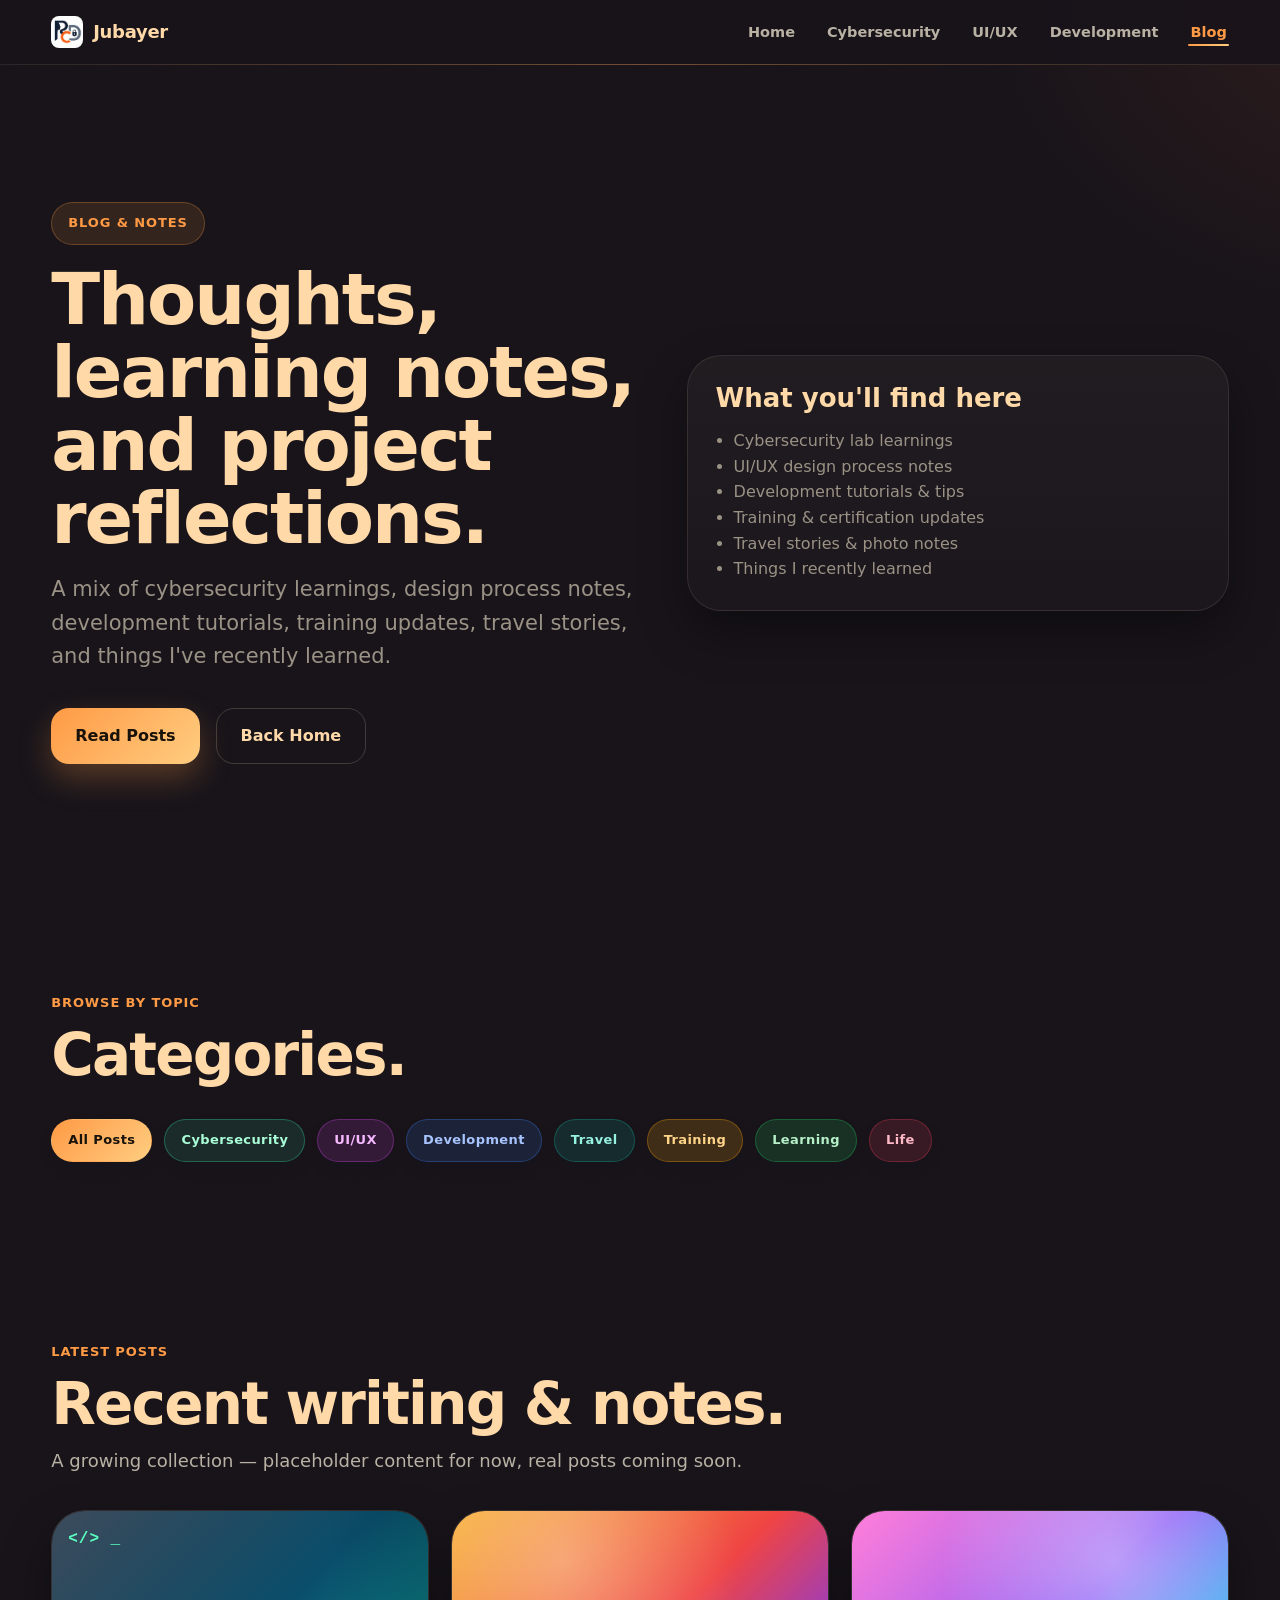
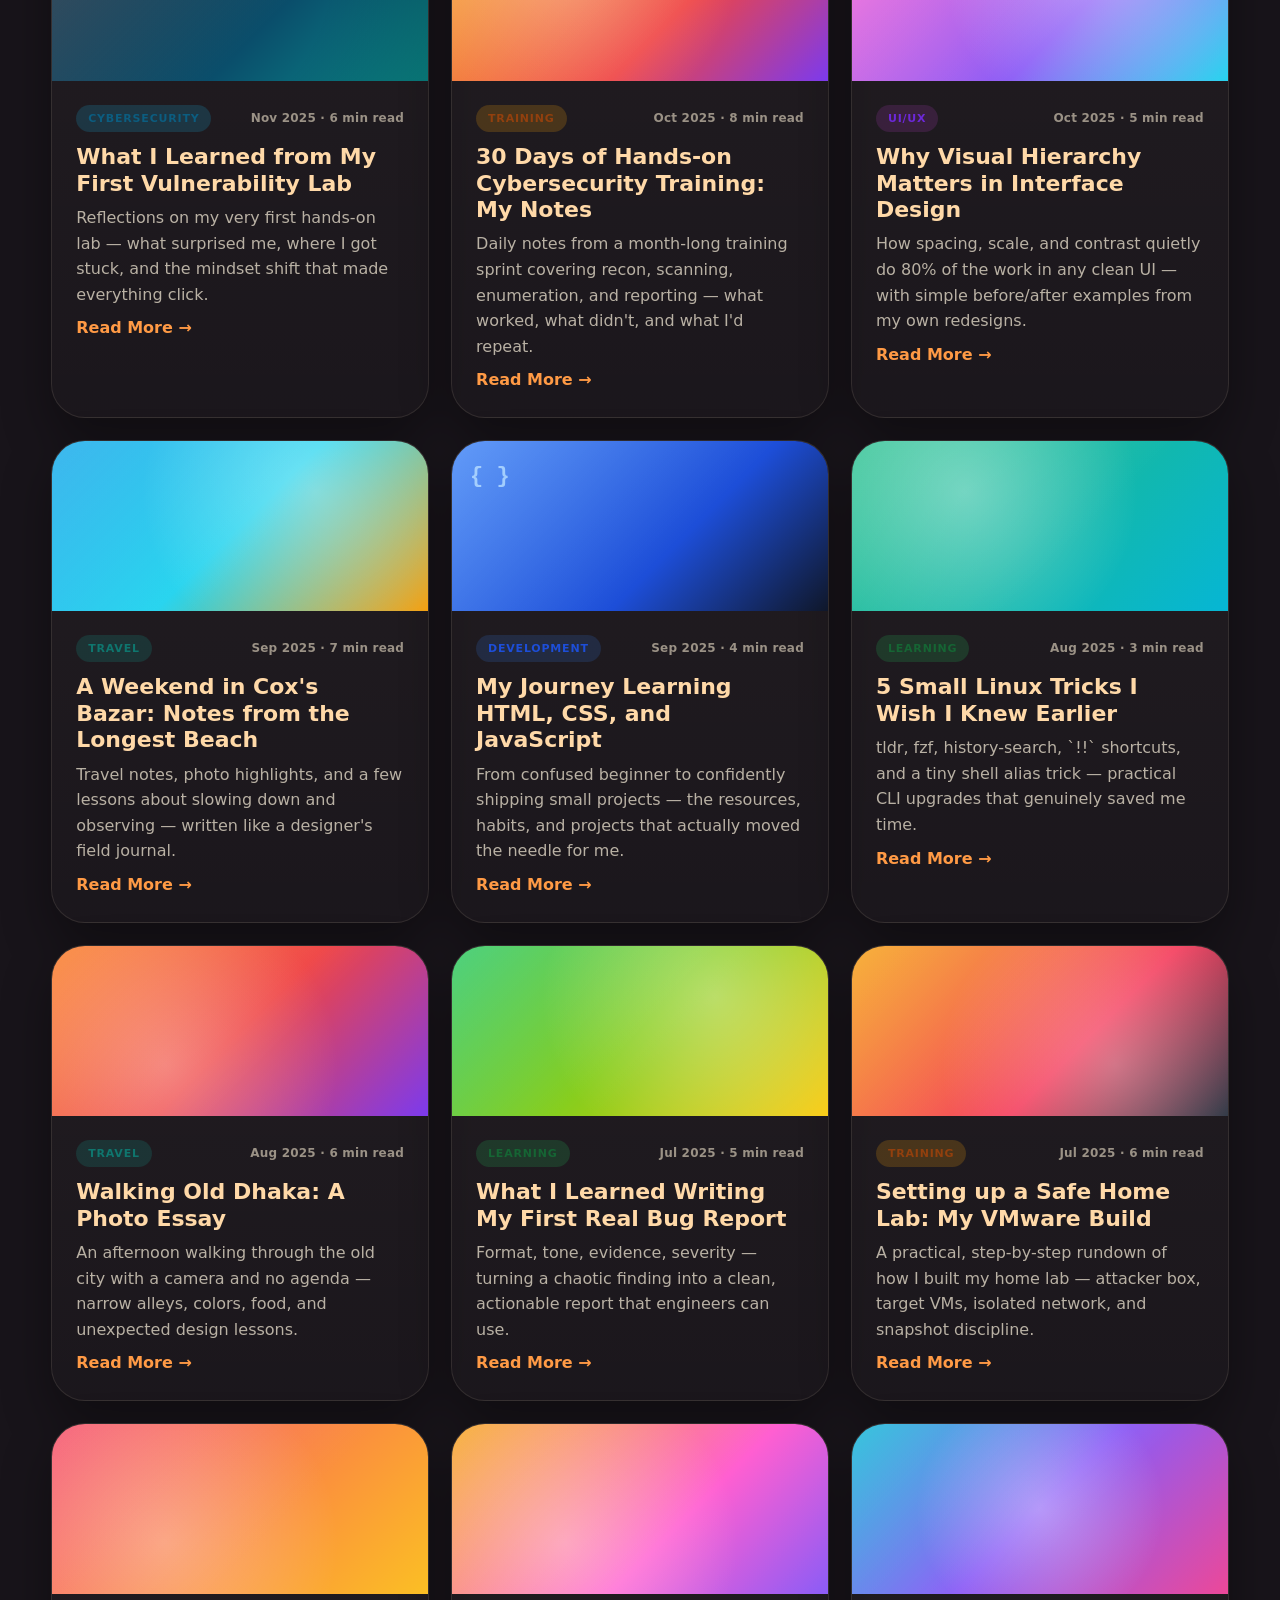
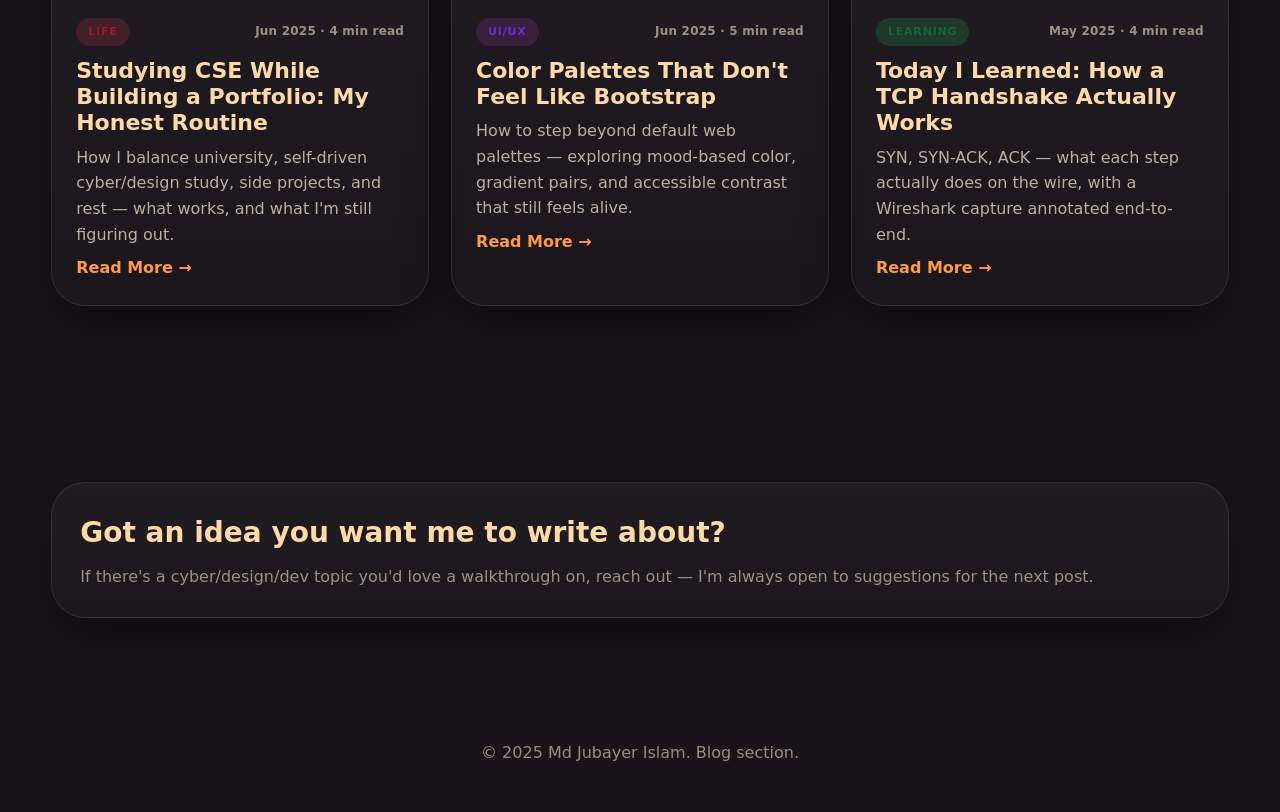
<file: pages/blog.html>
<!DOCTYPE html>
<html lang="en">
<head>
  <meta charset="UTF-8" />
  <meta name="viewport" content="width=device-width, initial-scale=1.0" />
  <title>Blog | Md Jubayer Islam</title>
  <link rel="icon" type="image/png" href="../assets/screenshots/mainIcon.png" />
  <link rel="apple-touch-icon" href="../assets/screenshots/mainIcon.png" />
  <link rel="stylesheet" href="../style.css" />
</head>
<body class="blog-theme page-anim">

  <header class="site-header">
    <nav class="navbar">
      <a href="../index.html" class="logo">
        <img src="../assets/screenshots/mainIcon.png" alt="Jubayer logo" />
        <span>Jubayer</span>
      </a>

      <button class="menu-btn" id="menuBtn" aria-label="Open navigation">☰</button>

      <ul class="nav-links" id="navLinks">
        <li><a href="../index.html">Home</a></li>
        <li><a href="cybersecurity.html">Cybersecurity</a></li>
        <li><a href="uiux.html">UI/UX</a></li>
        <li><a href="development.html">Development</a></li>
        <li><a class="active" href="blog.html">Blog</a></li>
      </ul>
    </nav>
  </header>

  <main>

    <section class="hero hero-blog">
      <div class="hero-copy">
        <div class="pill anim-fade-up" style="--d:0ms">Blog &amp; Notes</div>

        <h1 class="anim-fade-up" style="--d:80ms">Thoughts, learning notes, and project reflections.</h1>

        <p class="anim-fade-up" style="--d:160ms">
          A mix of cybersecurity learnings, design process notes,
          development tutorials, training updates, travel stories,
          and things I've recently learned.
        </p>

        <div class="hero-actions anim-fade-up" style="--d:240ms">
          <a href="#posts" class="btn btn-primary">Read Posts</a>
          <a href="../index.html" class="btn btn-secondary">Back Home</a>
        </div>
      </div>

      <div class="blog-hero-card anim-fade-up" style="--d:320ms">
        <h3>What you'll find here</h3>
        <ul>
          <li>Cybersecurity lab learnings</li>
          <li>UI/UX design process notes</li>
          <li>Development tutorials &amp; tips</li>
          <li>Training &amp; certification updates</li>
          <li>Travel stories &amp; photo notes</li>
          <li>Things I recently learned</li>
        </ul>
      </div>
    </section>

    <section class="section">
      <div class="section-heading">
        <span>Browse by topic</span>
        <h2>Categories.</h2>
      </div>

      <div class="blog-categories">
        <span class="cat-pill cat-all">All Posts</span>
        <span class="cat-pill cat-cyber">Cybersecurity</span>
        <span class="cat-pill cat-design">UI/UX</span>
        <span class="cat-pill cat-dev">Development</span>
        <span class="cat-pill cat-travel">Travel</span>
        <span class="cat-pill cat-train">Training</span>
        <span class="cat-pill cat-learn">Learning</span>
        <span class="cat-pill cat-life">Life</span>
      </div>
    </section>

    <section class="section" id="posts">
      <div class="section-heading">
        <span>Latest Posts</span>
        <h2>Recent writing &amp; notes.</h2>
        <p>A growing collection — placeholder content for now, real posts coming soon.</p>
      </div>

      <div class="blog-grid">

        <article class="blog-post-card">
          <div class="blog-thumb thumb-cyber"></div>
          <div class="blog-post-body">
            <div class="blog-meta">
              <span class="blog-cat cat-cyber">Cybersecurity</span>
              <span class="blog-date">Nov 2025 · 6 min read</span>
            </div>
            <h3>What I Learned from My First Vulnerability Lab</h3>
            <p>Reflections on my very first hands-on lab — what surprised me, where I got stuck, and the mindset shift that made everything click.</p>
            <a href="#">Read More →</a>
          </div>
        </article>

        <article class="blog-post-card featured-card">
          <div class="blog-thumb thumb-train"></div>
          <div class="blog-post-body">
            <div class="blog-meta">
              <span class="blog-cat cat-train">Training</span>
              <span class="blog-date">Oct 2025 · 8 min read</span>
            </div>
            <h3>30 Days of Hands-on Cybersecurity Training: My Notes</h3>
            <p>Daily notes from a month-long training sprint covering recon, scanning, enumeration, and reporting — what worked, what didn't, and what I'd repeat.</p>
            <a href="#">Read More →</a>
          </div>
        </article>

        <article class="blog-post-card">
          <div class="blog-thumb thumb-design"></div>
          <div class="blog-post-body">
            <div class="blog-meta">
              <span class="blog-cat cat-design">UI/UX</span>
              <span class="blog-date">Oct 2025 · 5 min read</span>
            </div>
            <h3>Why Visual Hierarchy Matters in Interface Design</h3>
            <p>How spacing, scale, and contrast quietly do 80% of the work in any clean UI — with simple before/after examples from my own redesigns.</p>
            <a href="#">Read More →</a>
          </div>
        </article>

        <article class="blog-post-card">
          <div class="blog-thumb thumb-travel"></div>
          <div class="blog-post-body">
            <div class="blog-meta">
              <span class="blog-cat cat-travel">Travel</span>
              <span class="blog-date">Sep 2025 · 7 min read</span>
            </div>
            <h3>A Weekend in Cox's Bazar: Notes from the Longest Beach</h3>
            <p>Travel notes, photo highlights, and a few lessons about slowing down and observing — written like a designer's field journal.</p>
            <a href="#">Read More →</a>
          </div>
        </article>

        <article class="blog-post-card">
          <div class="blog-thumb thumb-dev"></div>
          <div class="blog-post-body">
            <div class="blog-meta">
              <span class="blog-cat cat-dev">Development</span>
              <span class="blog-date">Sep 2025 · 4 min read</span>
            </div>
            <h3>My Journey Learning HTML, CSS, and JavaScript</h3>
            <p>From confused beginner to confidently shipping small projects — the resources, habits, and projects that actually moved the needle for me.</p>
            <a href="#">Read More →</a>
          </div>
        </article>

        <article class="blog-post-card">
          <div class="blog-thumb thumb-learn"></div>
          <div class="blog-post-body">
            <div class="blog-meta">
              <span class="blog-cat cat-learn">Learning</span>
              <span class="blog-date">Aug 2025 · 3 min read</span>
            </div>
            <h3>5 Small Linux Tricks I Wish I Knew Earlier</h3>
            <p>tldr, fzf, history-search, `!!` shortcuts, and a tiny shell alias trick — practical CLI upgrades that genuinely saved me time.</p>
            <a href="#">Read More →</a>
          </div>
        </article>

        <article class="blog-post-card">
          <div class="blog-thumb thumb-travel-2"></div>
          <div class="blog-post-body">
            <div class="blog-meta">
              <span class="blog-cat cat-travel">Travel</span>
              <span class="blog-date">Aug 2025 · 6 min read</span>
            </div>
            <h3>Walking Old Dhaka: A Photo Essay</h3>
            <p>An afternoon walking through the old city with a camera and no agenda — narrow alleys, colors, food, and unexpected design lessons.</p>
            <a href="#">Read More →</a>
          </div>
        </article>

        <article class="blog-post-card">
          <div class="blog-thumb thumb-learn-2"></div>
          <div class="blog-post-body">
            <div class="blog-meta">
              <span class="blog-cat cat-learn">Learning</span>
              <span class="blog-date">Jul 2025 · 5 min read</span>
            </div>
            <h3>What I Learned Writing My First Real Bug Report</h3>
            <p>Format, tone, evidence, severity — turning a chaotic finding into a clean, actionable report that engineers can use.</p>
            <a href="#">Read More →</a>
          </div>
        </article>

        <article class="blog-post-card">
          <div class="blog-thumb thumb-train-2"></div>
          <div class="blog-post-body">
            <div class="blog-meta">
              <span class="blog-cat cat-train">Training</span>
              <span class="blog-date">Jul 2025 · 6 min read</span>
            </div>
            <h3>Setting up a Safe Home Lab: My VMware Build</h3>
            <p>A practical, step-by-step rundown of how I built my home lab — attacker box, target VMs, isolated network, and snapshot discipline.</p>
            <a href="#">Read More →</a>
          </div>
        </article>

        <article class="blog-post-card">
          <div class="blog-thumb thumb-life"></div>
          <div class="blog-post-body">
            <div class="blog-meta">
              <span class="blog-cat cat-life">Life</span>
              <span class="blog-date">Jun 2025 · 4 min read</span>
            </div>
            <h3>Studying CSE While Building a Portfolio: My Honest Routine</h3>
            <p>How I balance university, self-driven cyber/design study, side projects, and rest — what works, and what I'm still figuring out.</p>
            <a href="#">Read More →</a>
          </div>
        </article>

        <article class="blog-post-card">
          <div class="blog-thumb thumb-design-2"></div>
          <div class="blog-post-body">
            <div class="blog-meta">
              <span class="blog-cat cat-design">UI/UX</span>
              <span class="blog-date">Jun 2025 · 5 min read</span>
            </div>
            <h3>Color Palettes That Don't Feel Like Bootstrap</h3>
            <p>How to step beyond default web palettes — exploring mood-based color, gradient pairs, and accessible contrast that still feels alive.</p>
            <a href="#">Read More →</a>
          </div>
        </article>

        <article class="blog-post-card">
          <div class="blog-thumb thumb-learn-3"></div>
          <div class="blog-post-body">
            <div class="blog-meta">
              <span class="blog-cat cat-learn">Learning</span>
              <span class="blog-date">May 2025 · 4 min read</span>
            </div>
            <h3>Today I Learned: How a TCP Handshake Actually Works</h3>
            <p>SYN, SYN-ACK, ACK — what each step actually does on the wire, with a Wireshark capture annotated end-to-end.</p>
            <a href="#">Read More →</a>
          </div>
        </article>

      </div>
    </section>

    <section class="section">
      <div class="notice-banner">
        <h3>Got an idea you want me to write about?</h3>
        <p>
          If there's a cyber/design/dev topic you'd love a walkthrough on,
          reach out — I'm always open to suggestions for the next post.
        </p>
      </div>
    </section>

  </main>

  <footer class="footer-note">
    © 2025 Md Jubayer Islam. Blog section.
  </footer>

  <script src="../script.js"></script>
</body>
</html>
</file>
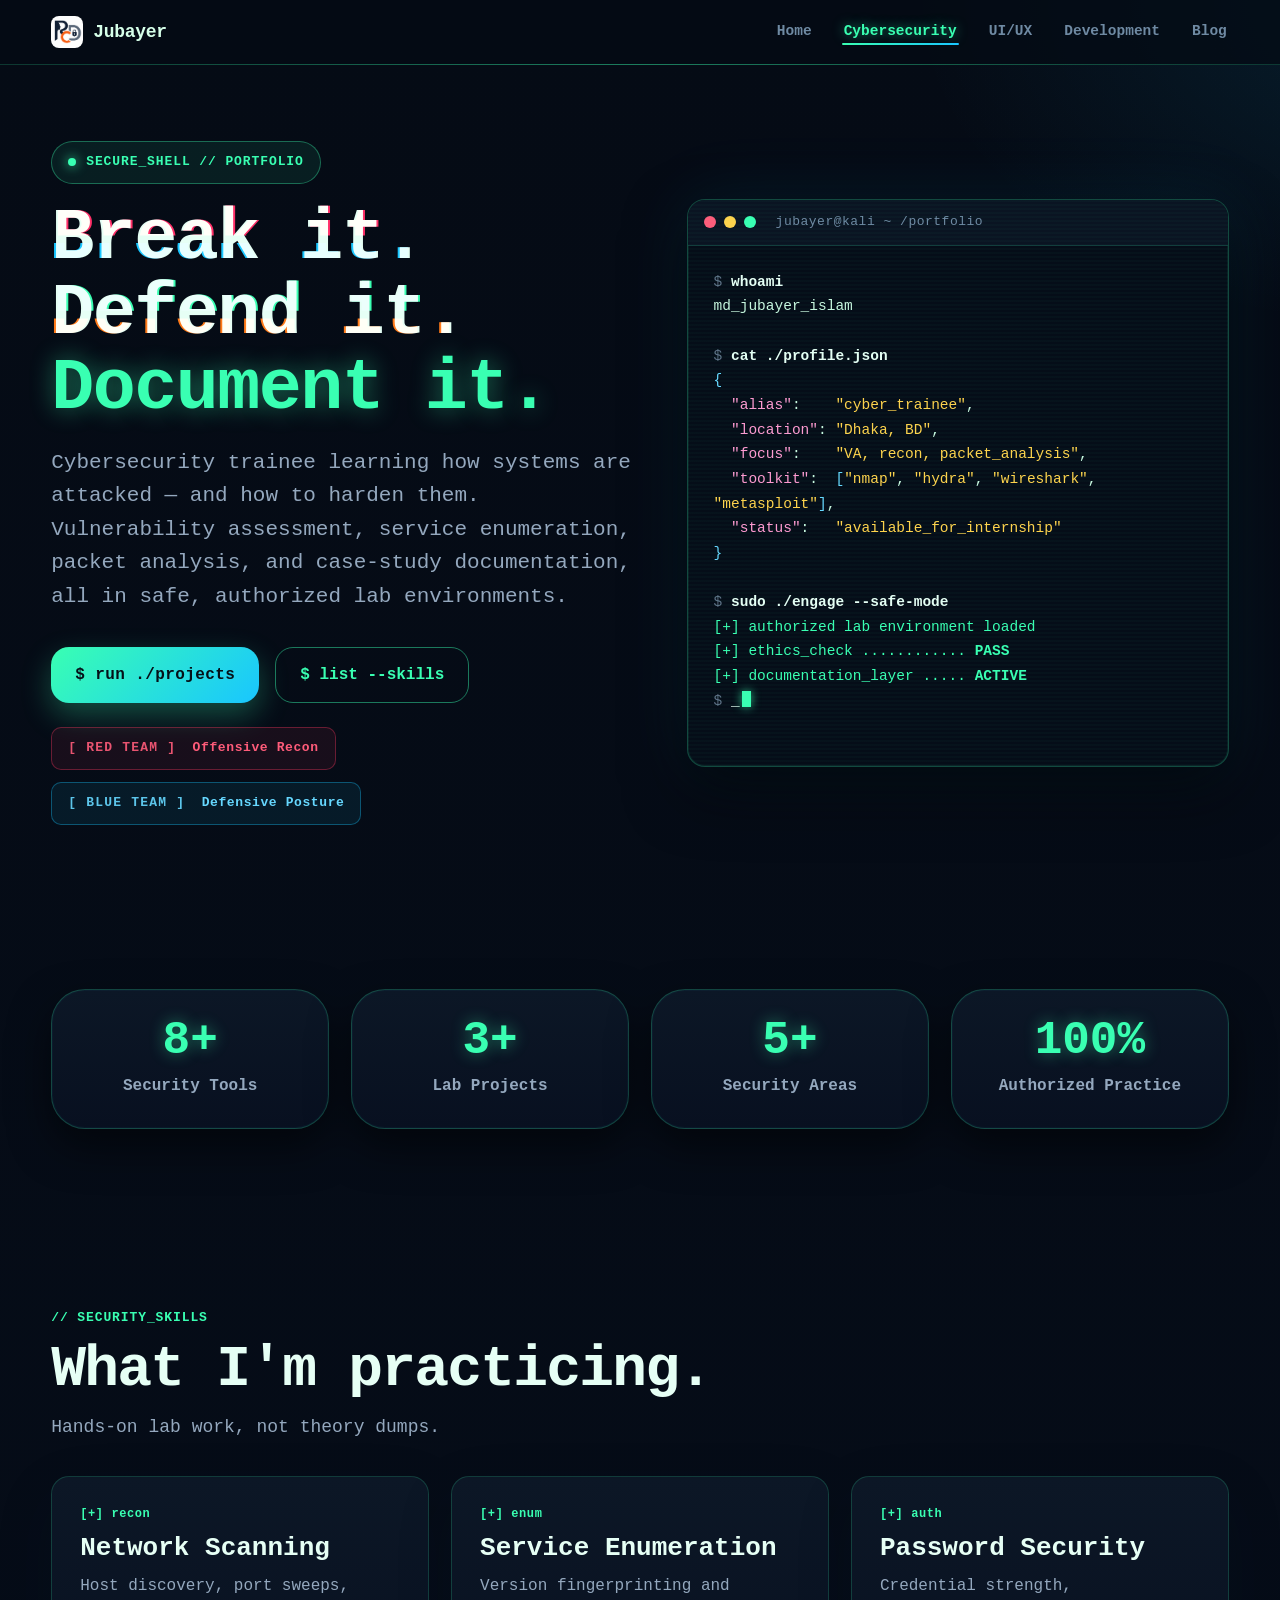
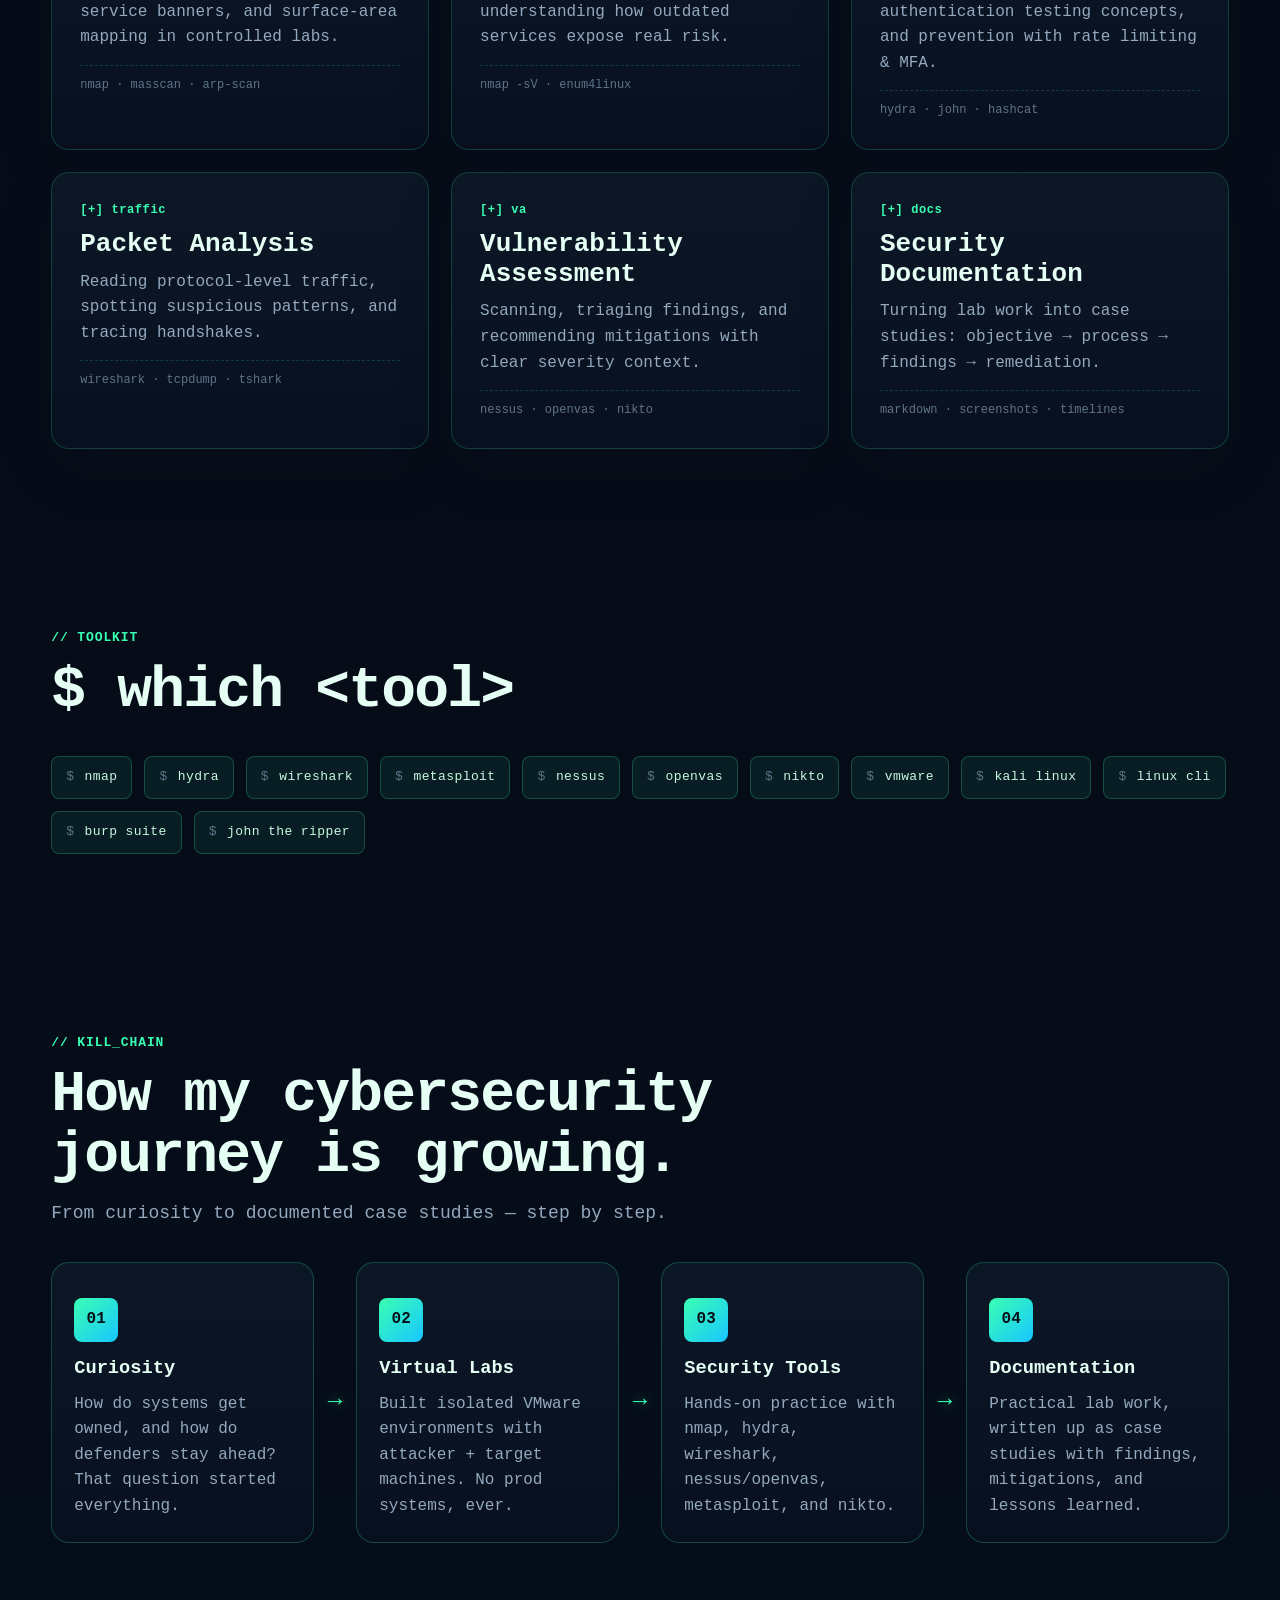
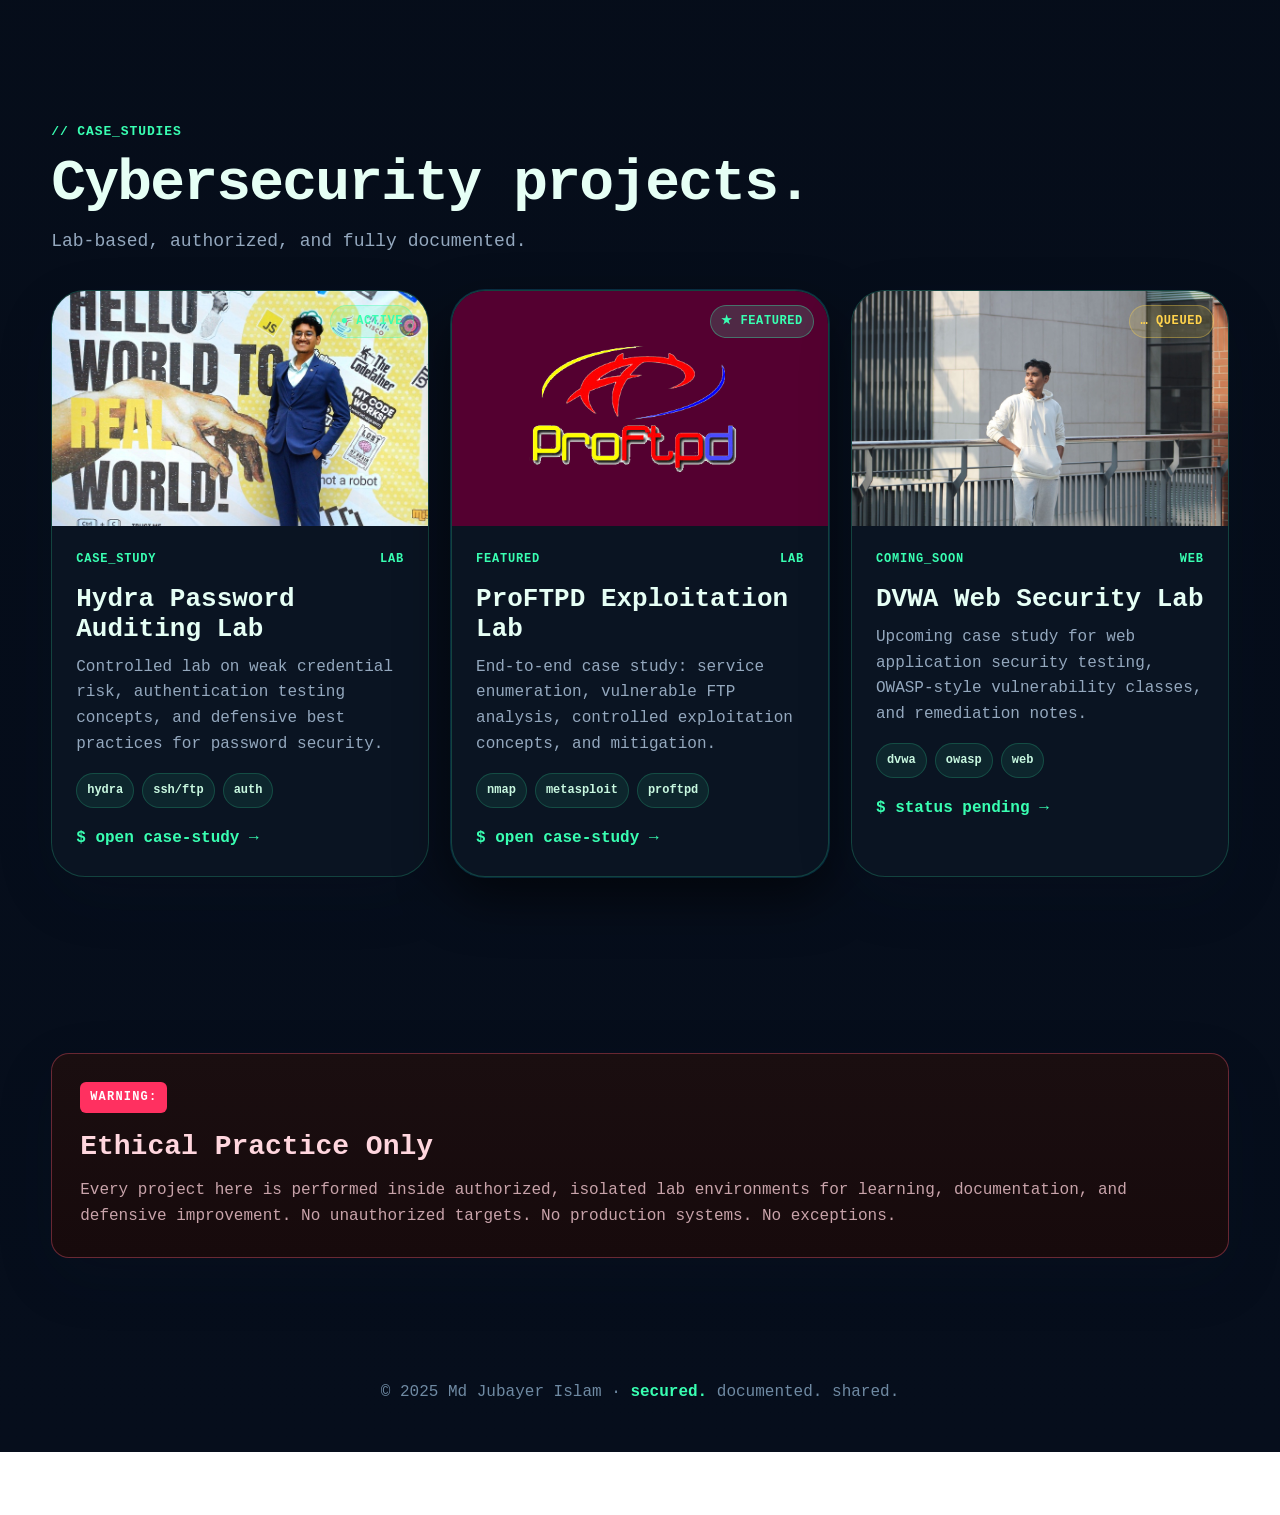
<file: pages/cybersecurity.html>
<!DOCTYPE html>
<html lang="en">
<head>
  <meta charset="UTF-8" />
  <meta name="viewport" content="width=device-width, initial-scale=1.0" />
  <title>Cybersecurity | Md Jubayer Islam</title>
  <link rel="icon" type="image/png" href="../assets/screenshots/mainIcon.png" />
  <link rel="apple-touch-icon" href="../assets/screenshots/mainIcon.png" />
  <link rel="stylesheet" href="../style.css" />
</head>
<body class="cyber-theme cyber-hacker">

  <div class="matrix-bg" aria-hidden="true">
    <div class="matrix-col" style="--i:0">10110100<br>01001011<br>11001010<br>00110110<br>10101011<br>SYS_OK<br>01101001<br>11010011</div>
    <div class="matrix-col" style="--i:1">root@kali<br>nmap -sV<br>scanning..<br>0x4f3a<br>10101011<br>01001100<br>SUDO<br>0xdeadbeef</div>
    <div class="matrix-col" style="--i:2">[+] AUTH<br>11001011<br>00110110<br>FIREWALL<br>tcp/22<br>tcp/80<br>tcp/443<br>00010101</div>
    <div class="matrix-col" style="--i:3">10110100<br>0xCAFE<br>HANDSHAKE<br>SYN<br>SYN+ACK<br>ACK<br>RST<br>PSH</div>
    <div class="matrix-col" style="--i:4">PACKET<br>ANALYZE<br>0x1f2e<br>10101010<br>01010101<br>BLUE_TEAM<br>0x9000<br>HASH_OK</div>
    <div class="matrix-col" style="--i:5">root@box<br>chmod 700<br>iptables<br>DROP<br>ALLOW<br>22/tcp<br>SSH<br>0x4a</div>
    <div class="matrix-col" style="--i:6">PORT<br>SCAN<br>OPEN<br>FILTERED<br>CLOSED<br>STEALTH<br>0xff00<br>RECON</div>
    <div class="matrix-col" style="--i:7">SHA256<br>MD5<br>BCRYPT<br>SALT<br>HMAC<br>RSA<br>AES<br>TLS1.3</div>
  </div>

  <header class="site-header">
    <nav class="navbar">
      <a href="../index.html" class="logo">
        <img src="../assets/screenshots/mainIcon.png" alt="Jubayer logo" />
        <span>Jubayer</span>
      </a>

      <button class="menu-btn" id="menuBtn" aria-label="Open navigation">☰</button>

      <ul class="nav-links" id="navLinks">
        <li><a href="../index.html">Home</a></li>
        <li><a class="active" href="cybersecurity.html">Cybersecurity</a></li>
        <li><a href="uiux.html">UI/UX</a></li>
        <li><a href="development.html">Development</a></li>
        <li><a href="blog.html">Blog</a></li>
      </ul>
    </nav>
  </header>

  <main>

    <section class="hero hero-cyber">
      <div class="hero-copy">
        <div class="pill cyber-pill">
          <span class="dot-blink"></span> SECURE_SHELL // PORTFOLIO
        </div>

        <h1>
          <span class="glitch" data-text="Break it.">Break it.</span>
          <span class="glitch alt" data-text="Defend it.">Defend it.</span>
          <span class="cyber-accent">Document it.</span>
        </h1>

        <p>
          Cybersecurity trainee learning how systems are attacked — and how to
          harden them. Vulnerability assessment, service enumeration,
          packet analysis, and case-study documentation, all in safe,
          authorized lab environments.
        </p>

        <div class="hero-actions">
          <a href="#projects" class="btn btn-primary cyber-btn">$ run ./projects</a>
          <a href="#skills" class="btn btn-secondary cyber-btn-ghost">$ list --skills</a>
        </div>

        <div class="team-badges">
          <div class="team-badge red"><span>[ RED TEAM ]</span> Offensive Recon</div>
          <div class="team-badge blue"><span>[ BLUE TEAM ]</span> Defensive Posture</div>
        </div>
      </div>

      <div class="terminal-card">
        <div class="terminal-bar">
          <span class="t-dot red"></span>
          <span class="t-dot yellow"></span>
          <span class="t-dot green"></span>
          <span class="terminal-title">jubayer@kali ~ /portfolio</span>
        </div>
        <pre class="terminal-body">
<span class="t-muted">$</span> <span class="t-cmd">whoami</span>
<span class="t-out">md_jubayer_islam</span>

<span class="t-muted">$</span> <span class="t-cmd">cat ./profile.json</span>
<span class="t-key">{</span>
  <span class="t-prop">"alias"</span>:    <span class="t-str">"cyber_trainee"</span>,
  <span class="t-prop">"location"</span>: <span class="t-str">"Dhaka, BD"</span>,
  <span class="t-prop">"focus"</span>:    <span class="t-str">"VA, recon, packet_analysis"</span>,
  <span class="t-prop">"toolkit"</span>:  <span class="t-arr">[</span><span class="t-str">"nmap"</span>, <span class="t-str">"hydra"</span>, <span class="t-str">"wireshark"</span>, <span class="t-str">"metasploit"</span><span class="t-arr">]</span>,
  <span class="t-prop">"status"</span>:   <span class="t-str">"available_for_internship"</span>
<span class="t-key">}</span>

<span class="t-muted">$</span> <span class="t-cmd">sudo ./engage --safe-mode</span>
<span class="t-ok">[+] authorized lab environment loaded</span>
<span class="t-ok">[+] ethics_check ............ <span class="t-pass">PASS</span></span>
<span class="t-ok">[+] documentation_layer ..... <span class="t-pass">ACTIVE</span></span>
<span class="t-muted">$</span> <span class="t-cmd typing">_</span>
        </pre>
      </div>
    </section>

    <section class="section">
      <div class="stats-grid cyber-stats">
        <div class="stat-box hex-stat">
          <h3>8+</h3>
          <p>Security Tools</p>
        </div>
        <div class="stat-box hex-stat">
          <h3>3+</h3>
          <p>Lab Projects</p>
        </div>
        <div class="stat-box hex-stat">
          <h3>5+</h3>
          <p>Security Areas</p>
        </div>
        <div class="stat-box hex-stat">
          <h3>100%</h3>
          <p>Authorized Practice</p>
        </div>
      </div>
    </section>

    <section class="section" id="skills">
      <div class="section-heading">
        <span>// security_skills</span>
        <h2>What I'm practicing.</h2>
        <p>Hands-on lab work, not theory dumps.</p>
      </div>

      <div class="card-grid three-col">
        <article class="soft-card cyber-card">
          <div class="cyber-card-tag">[+] recon</div>
          <h3>Network Scanning</h3>
          <p>Host discovery, port sweeps, service banners, and surface-area mapping in controlled labs.</p>
          <div class="cyber-card-foot">nmap · masscan · arp-scan</div>
        </article>

        <article class="soft-card cyber-card">
          <div class="cyber-card-tag">[+] enum</div>
          <h3>Service Enumeration</h3>
          <p>Version fingerprinting and understanding how outdated services expose real risk.</p>
          <div class="cyber-card-foot">nmap -sV · enum4linux</div>
        </article>

        <article class="soft-card cyber-card">
          <div class="cyber-card-tag">[+] auth</div>
          <h3>Password Security</h3>
          <p>Credential strength, authentication testing concepts, and prevention with rate limiting & MFA.</p>
          <div class="cyber-card-foot">hydra · john · hashcat</div>
        </article>

        <article class="soft-card cyber-card">
          <div class="cyber-card-tag">[+] traffic</div>
          <h3>Packet Analysis</h3>
          <p>Reading protocol-level traffic, spotting suspicious patterns, and tracing handshakes.</p>
          <div class="cyber-card-foot">wireshark · tcpdump · tshark</div>
        </article>

        <article class="soft-card cyber-card">
          <div class="cyber-card-tag">[+] va</div>
          <h3>Vulnerability Assessment</h3>
          <p>Scanning, triaging findings, and recommending mitigations with clear severity context.</p>
          <div class="cyber-card-foot">nessus · openvas · nikto</div>
        </article>

        <article class="soft-card cyber-card">
          <div class="cyber-card-tag">[+] docs</div>
          <h3>Security Documentation</h3>
          <p>Turning lab work into case studies: objective → process → findings → remediation.</p>
          <div class="cyber-card-foot">markdown · screenshots · timelines</div>
        </article>
      </div>
    </section>

    <section class="section">
      <div class="section-heading">
        <span>// toolkit</span>
        <h2>$ which &lt;tool&gt;</h2>
      </div>

      <div class="cyber-toolkit">
        <span class="cyber-chip">nmap</span>
        <span class="cyber-chip">hydra</span>
        <span class="cyber-chip">wireshark</span>
        <span class="cyber-chip">metasploit</span>
        <span class="cyber-chip">nessus</span>
        <span class="cyber-chip">openvas</span>
        <span class="cyber-chip">nikto</span>
        <span class="cyber-chip">vmware</span>
        <span class="cyber-chip">kali linux</span>
        <span class="cyber-chip">linux cli</span>
        <span class="cyber-chip">burp suite</span>
        <span class="cyber-chip">john the ripper</span>
      </div>
    </section>

    <section class="section">
      <div class="section-heading">
        <span>// kill_chain</span>
        <h2>How my cybersecurity journey is growing.</h2>
        <p>From curiosity to documented case studies — step by step.</p>
      </div>

      <div class="kill-chain">
        <div class="chain-node">
          <div class="hex-num">01</div>
          <h3>Curiosity</h3>
          <p>How do systems get owned, and how do defenders stay ahead? That question started everything.</p>
        </div>
        <div class="chain-arrow">→</div>

        <div class="chain-node">
          <div class="hex-num">02</div>
          <h3>Virtual Labs</h3>
          <p>Built isolated VMware environments with attacker + target machines. No prod systems, ever.</p>
        </div>
        <div class="chain-arrow">→</div>

        <div class="chain-node">
          <div class="hex-num">03</div>
          <h3>Security Tools</h3>
          <p>Hands-on practice with nmap, hydra, wireshark, nessus/openvas, metasploit, and nikto.</p>
        </div>
        <div class="chain-arrow">→</div>

        <div class="chain-node">
          <div class="hex-num">04</div>
          <h3>Documentation</h3>
          <p>Practical lab work, written up as case studies with findings, mitigations, and lessons learned.</p>
        </div>
      </div>
    </section>

    <section class="section" id="projects">
      <div class="section-heading">
        <span>// case_studies</span>
        <h2>Cybersecurity projects.</h2>
        <p>Lab-based, authorized, and fully documented.</p>
      </div>

      <div class="project-grid">
        <article class="project-card cyber-project">
          <img src="../assets/screenshots/myCover1.jpg" alt="Hydra project cover" />
          <div class="cyber-status">● ACTIVE</div>
          <div class="project-body">
            <div class="project-meta">
              <span>CASE_STUDY</span>
              <span>LAB</span>
            </div>
            <h3>Hydra Password Auditing Lab</h3>
            <p>
              Controlled lab on weak credential risk, authentication testing
              concepts, and defensive best practices for password security.
            </p>
            <div class="mini-tags">
              <span>hydra</span>
              <span>ssh/ftp</span>
              <span>auth</span>
            </div>
            <a href="../projects/hydra-password-auditing.html">$ open case-study →</a>
          </div>
        </article>

        <article class="project-card cyber-project featured-cyber">
          <img src="../assets/screenshots/proftpd-cover.png" alt="ProFTPD cover" />
          <div class="cyber-status">★ FEATURED</div>
          <div class="project-body">
            <div class="project-meta">
              <span>FEATURED</span>
              <span>LAB</span>
            </div>
            <h3>ProFTPD Exploitation Lab</h3>
            <p>
              End-to-end case study: service enumeration, vulnerable FTP
              analysis, controlled exploitation concepts, and mitigation.
            </p>
            <div class="mini-tags">
              <span>nmap</span>
              <span>metasploit</span>
              <span>proftpd</span>
            </div>
            <a href="../projects/proftpd-exploitation-lab.html">$ open case-study →</a>
          </div>
        </article>

        <article class="project-card cyber-project">
          <img src="../assets/screenshots/myCover3.jpg" alt="DVWA cover" />
          <div class="cyber-status pending">… QUEUED</div>
          <div class="project-body">
            <div class="project-meta">
              <span>COMING_SOON</span>
              <span>WEB</span>
            </div>
            <h3>DVWA Web Security Lab</h3>
            <p>
              Upcoming case study for web application security testing,
              OWASP-style vulnerability classes, and remediation notes.
            </p>
            <div class="mini-tags">
              <span>dvwa</span>
              <span>owasp</span>
              <span>web</span>
            </div>
            <a href="#">$ status pending →</a>
          </div>
        </article>
      </div>
    </section>

    <section class="section">
      <div class="notice-banner cyber-banner">
        <div class="banner-tag">WARNING:</div>
        <h3>Ethical Practice Only</h3>
        <p>
          Every project here is performed inside authorized, isolated lab
          environments for learning, documentation, and defensive
          improvement. No unauthorized targets. No production systems.
          No exceptions.
        </p>
      </div>
    </section>

  </main>

  <footer class="footer-note">
    © 2025 Md Jubayer Islam · <span class="t-pass">secured.</span> documented. shared.
  </footer>

  <script src="../script.js"></script>
</body>
</html>
</file>
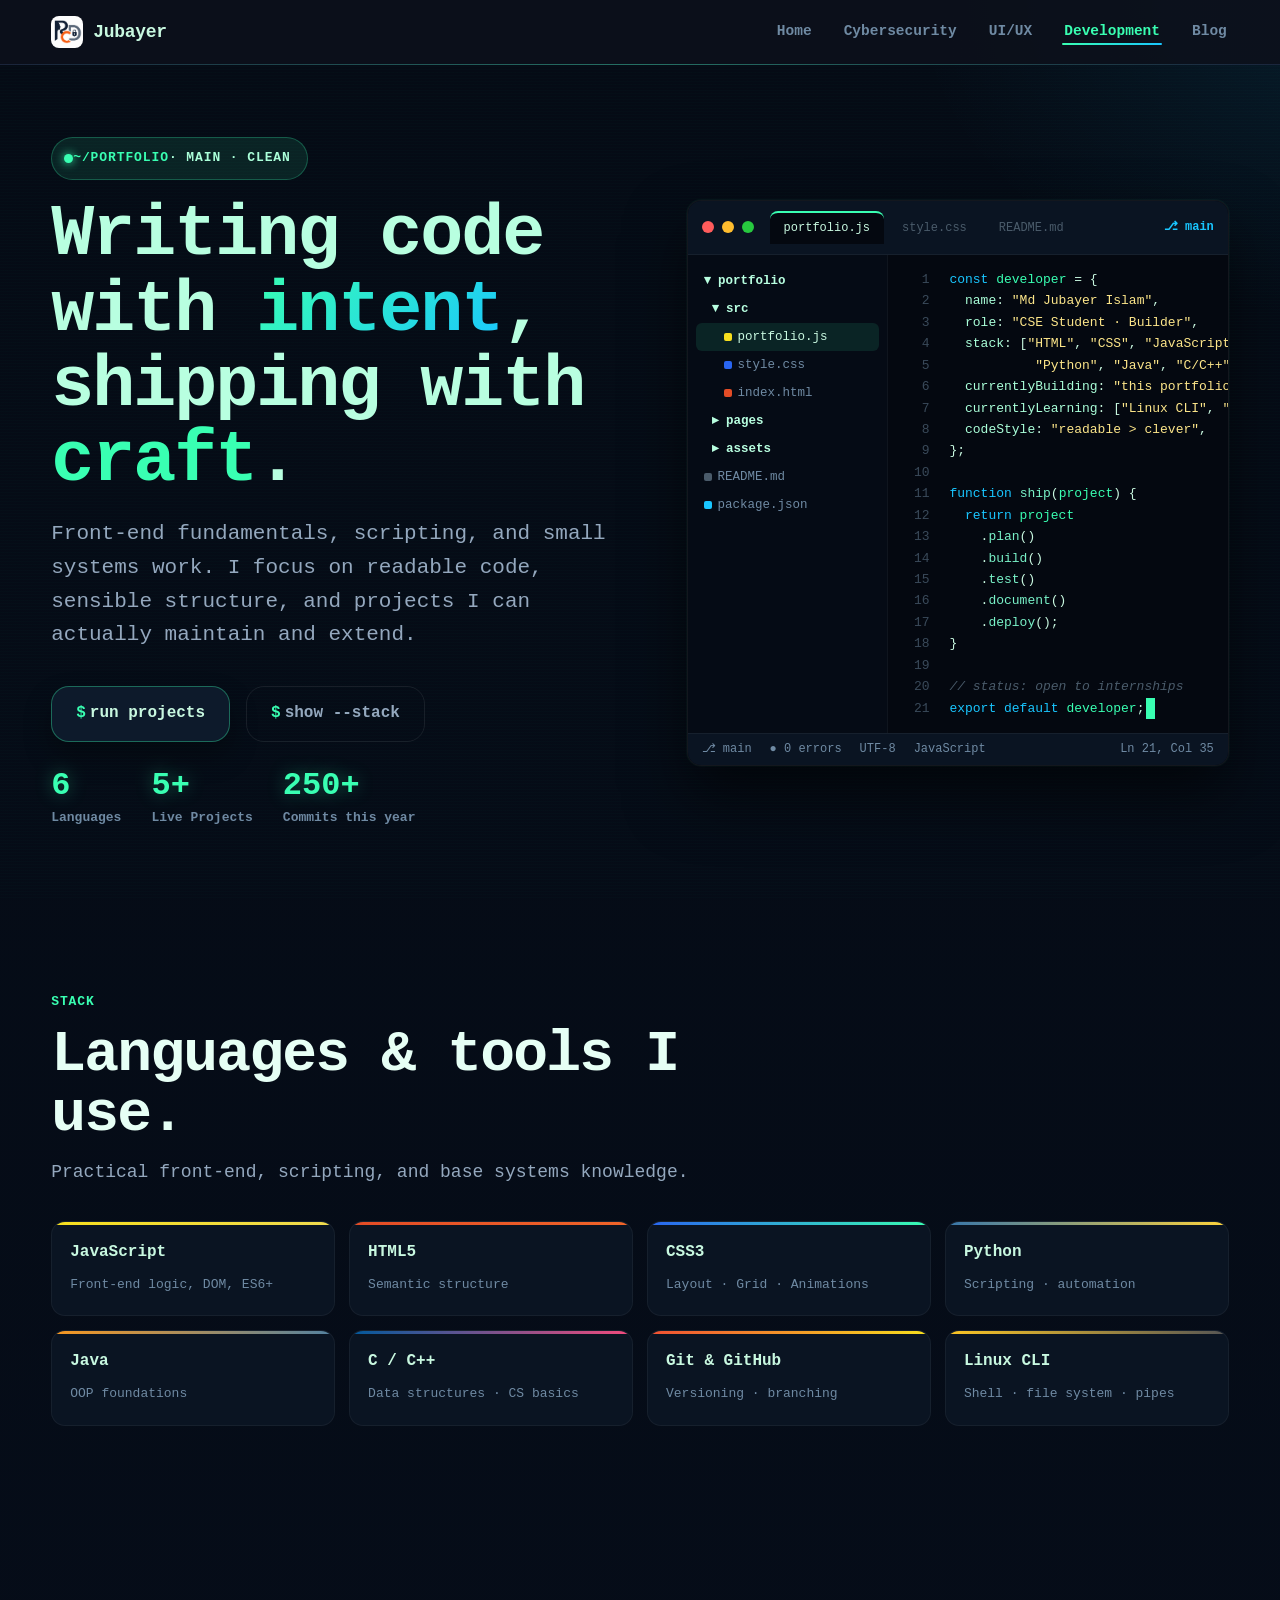
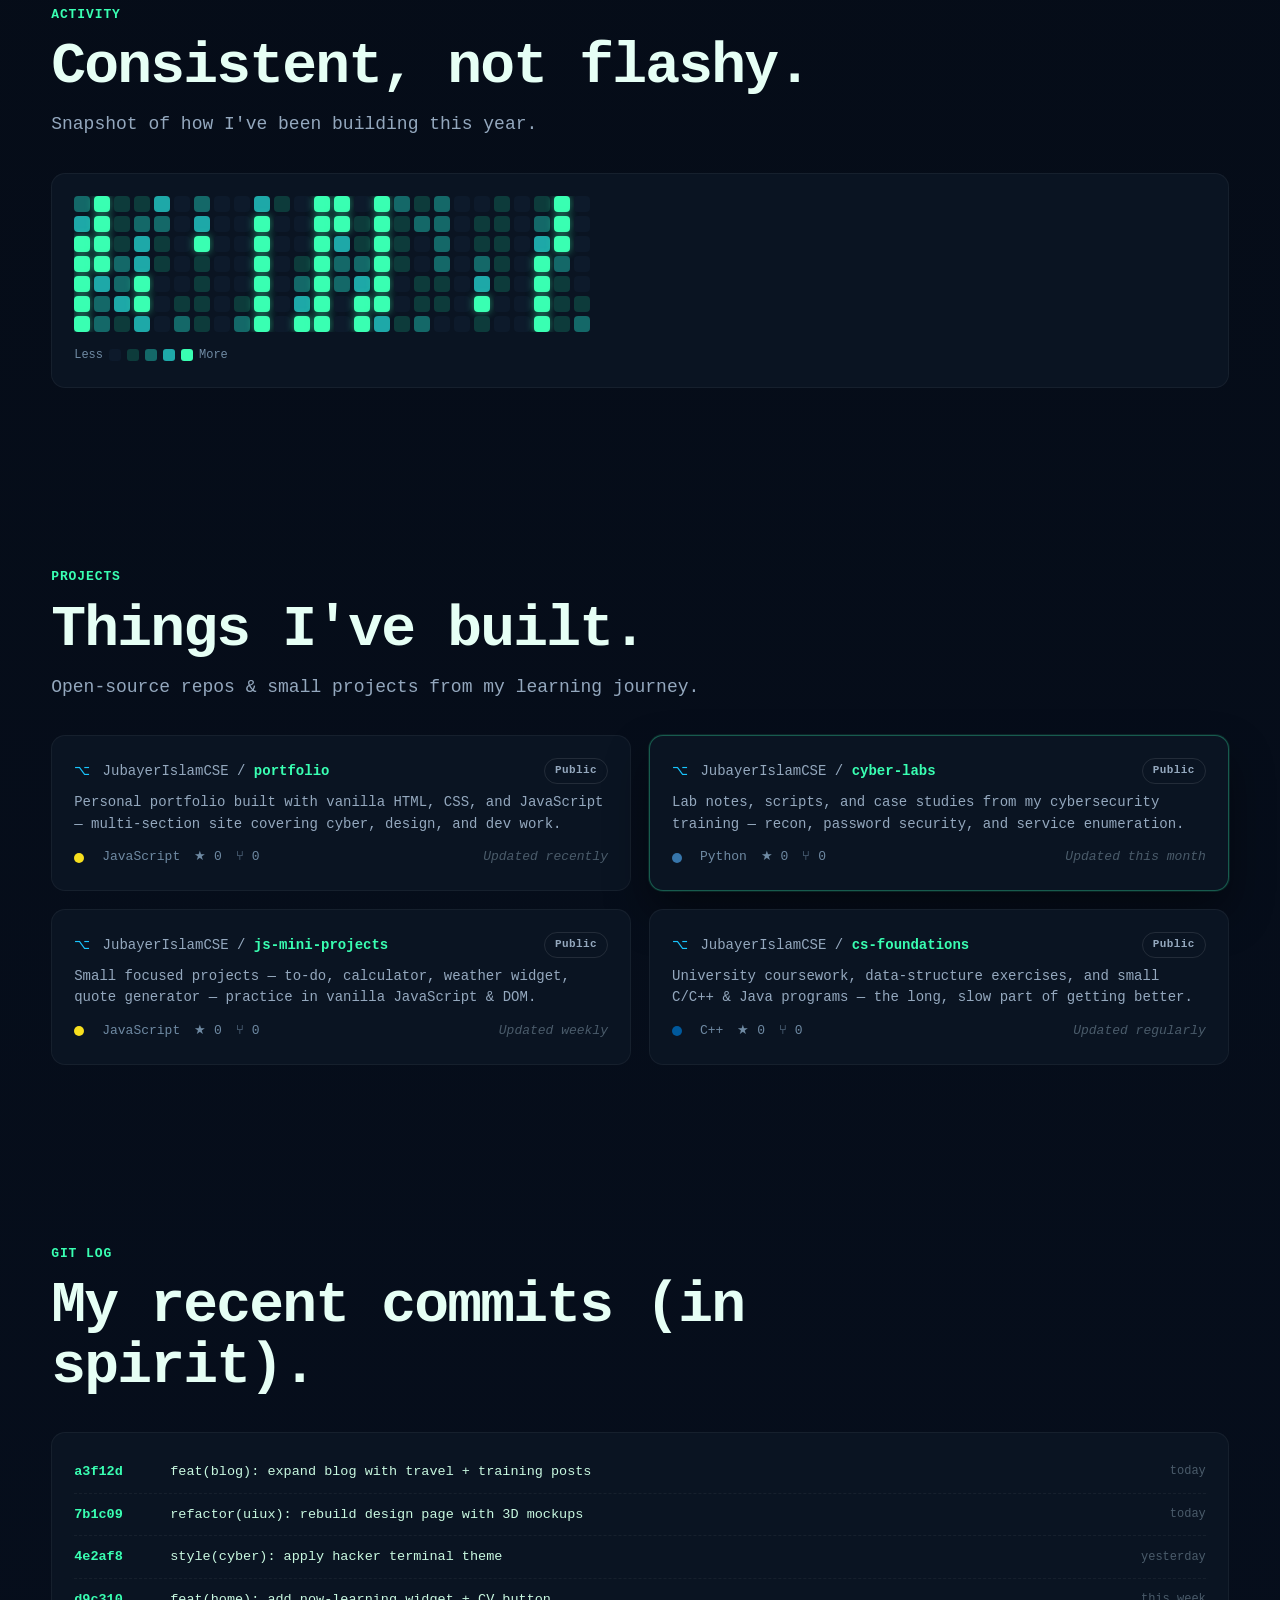
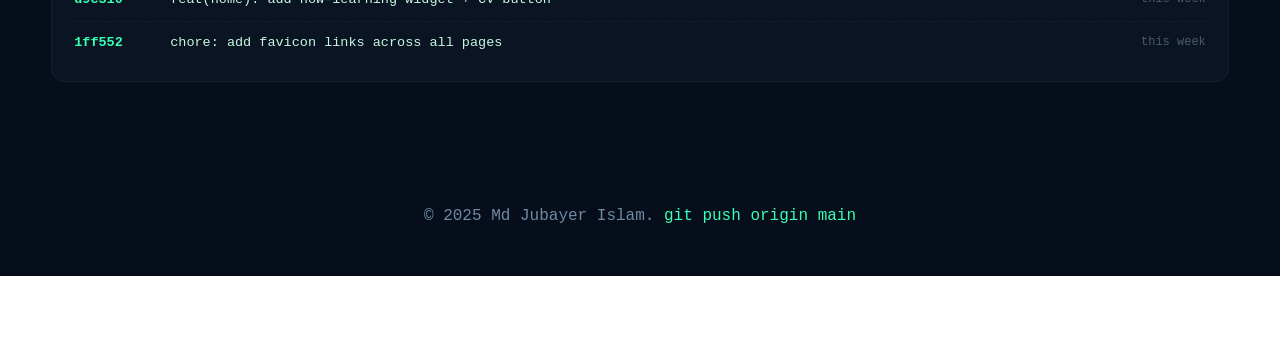
<file: pages/development.html>
<!DOCTYPE html>
<html lang="en">
<head>
  <meta charset="UTF-8" />
  <meta name="viewport" content="width=device-width, initial-scale=1.0" />
  <title>Development | Md Jubayer Islam</title>
  <link rel="icon" type="image/png" href="../assets/screenshots/mainIcon.png" />
  <link rel="apple-touch-icon" href="../assets/screenshots/mainIcon.png" />
  <link rel="stylesheet" href="../style.css" />
</head>
<body class="dev-theme dev-ide page-anim">

  <header class="site-header">
    <nav class="navbar">
      <a href="../index.html" class="logo">
        <img src="../assets/screenshots/mainIcon.png" alt="Jubayer logo" />
        <span>Jubayer</span>
      </a>

      <button class="menu-btn" id="menuBtn" aria-label="Open navigation">☰</button>

      <ul class="nav-links" id="navLinks">
        <li><a href="../index.html">Home</a></li>
        <li><a href="cybersecurity.html">Cybersecurity</a></li>
        <li><a href="uiux.html">UI/UX</a></li>
        <li><a class="active" href="development.html">Development</a></li>
        <li><a href="blog.html">Blog</a></li>
      </ul>
    </nav>
  </header>

  <main>

    <section class="hero hero-dev dev-hero-ide">
      <div class="hero-copy">
        <div class="pill dev-pill anim-fade-up" style="--d:0ms">
          <span class="dev-pill-dot"></span> <code>~/portfolio</code> · main · clean
        </div>

        <h1 class="dev-headline anim-fade-up" style="--d:80ms">
          Writing code with <span class="dev-grad">intent</span>,
          <br/>shipping with <span class="dev-grad-2">craft</span>.
        </h1>

        <p class="anim-fade-up" style="--d:160ms">
          Front-end fundamentals, scripting, and small systems work.
          I focus on readable code, sensible structure, and projects
          I can actually maintain and extend.
        </p>

        <div class="hero-actions anim-fade-up" style="--d:240ms">
          <a href="#dev-projects" class="btn dev-cta">
            <span class="cli-prompt">$</span> run projects
          </a>
          <a href="#stack" class="btn dev-cta-ghost">
            <span class="cli-prompt">$</span> show --stack
          </a>
        </div>

        <div class="dev-stat-row anim-fade-up" style="--d:320ms">
          <div class="dev-stat"><strong>6</strong><span>Languages</span></div>
          <div class="dev-stat"><strong>5+</strong><span>Live Projects</span></div>
          <div class="dev-stat"><strong>250+</strong><span>Commits this year</span></div>
        </div>
      </div>

      <div class="dev-editor anim-fade-up" style="--d:400ms">
        <div class="editor-chrome">
          <div class="editor-traffic">
            <span class="t red"></span><span class="t yellow"></span><span class="t green"></span>
          </div>
          <div class="editor-tabs">
            <span class="editor-tab active">portfolio.js</span>
            <span class="editor-tab">style.css</span>
            <span class="editor-tab">README.md</span>
          </div>
          <div class="editor-meta"><span class="branch">⎇ main</span></div>
        </div>

        <div class="editor-body">
          <div class="editor-files">
            <div class="ef-row ef-folder">▾ portfolio</div>
            <div class="ef-row ef-folder indent">▾ src</div>
            <div class="ef-row ef-file indent2 active"><i class="dot js"></i>portfolio.js</div>
            <div class="ef-row ef-file indent2"><i class="dot css"></i>style.css</div>
            <div class="ef-row ef-file indent2"><i class="dot html"></i>index.html</div>
            <div class="ef-row ef-folder indent">▸ pages</div>
            <div class="ef-row ef-folder indent">▸ assets</div>
            <div class="ef-row ef-file"><i class="dot md"></i>README.md</div>
            <div class="ef-row ef-file"><i class="dot json"></i>package.json</div>
          </div>

          <div class="editor-code">
            <pre><code><span class="ln">1</span> <span class="tk-kw">const</span> <span class="tk-var">developer</span> = {
<span class="ln">2</span>   <span class="tk-prop">name</span>: <span class="tk-str">"Md Jubayer Islam"</span>,
<span class="ln">3</span>   <span class="tk-prop">role</span>: <span class="tk-str">"CSE Student · Builder"</span>,
<span class="ln">4</span>   <span class="tk-prop">stack</span>: [<span class="tk-str">"HTML"</span>, <span class="tk-str">"CSS"</span>, <span class="tk-str">"JavaScript"</span>,
<span class="ln">5</span>            <span class="tk-str">"Python"</span>, <span class="tk-str">"Java"</span>, <span class="tk-str">"C/C++"</span>],
<span class="ln">6</span>   <span class="tk-prop">currentlyBuilding</span>: <span class="tk-str">"this portfolio"</span>,
<span class="ln">7</span>   <span class="tk-prop">currentlyLearning</span>: [<span class="tk-str">"Linux CLI"</span>, <span class="tk-str">"Git workflows"</span>],
<span class="ln">8</span>   <span class="tk-prop">codeStyle</span>: <span class="tk-str">"readable &gt; clever"</span>,
<span class="ln">9</span> };
<span class="ln">10</span>
<span class="ln">11</span> <span class="tk-kw">function</span> <span class="tk-fn">ship</span>(<span class="tk-var">project</span>) {
<span class="ln">12</span>   <span class="tk-kw">return</span> <span class="tk-var">project</span>
<span class="ln">13</span>     .<span class="tk-fn">plan</span>()
<span class="ln">14</span>     .<span class="tk-fn">build</span>()
<span class="ln">15</span>     .<span class="tk-fn">test</span>()
<span class="ln">16</span>     .<span class="tk-fn">document</span>()
<span class="ln">17</span>     .<span class="tk-fn">deploy</span>();
<span class="ln">18</span> }
<span class="ln">19</span>
<span class="ln">20</span> <span class="tk-com">// status: open to internships</span>
<span class="ln">21</span> <span class="tk-kw">export</span> <span class="tk-kw">default</span> <span class="tk-var">developer</span>;<span class="cursor">|</span></code></pre>
          </div>
        </div>

        <div class="editor-statusbar">
          <span>⎇ main</span>
          <span>● 0 errors</span>
          <span>UTF-8</span>
          <span>JavaScript</span>
          <span class="status-right">Ln 21, Col 35</span>
        </div>
      </div>
    </section>

    <section class="section" id="stack">
      <div class="section-heading">
        <span>Stack</span>
        <h2>Languages &amp; tools I use.</h2>
        <p>Practical front-end, scripting, and base systems knowledge.</p>
      </div>

      <div class="dev-stack-grid">
        <div class="dev-lang lang-js"><strong>JavaScript</strong><span>Front-end logic, DOM, ES6+</span></div>
        <div class="dev-lang lang-html"><strong>HTML5</strong><span>Semantic structure</span></div>
        <div class="dev-lang lang-css"><strong>CSS3</strong><span>Layout · Grid · Animations</span></div>
        <div class="dev-lang lang-py"><strong>Python</strong><span>Scripting · automation</span></div>
        <div class="dev-lang lang-java"><strong>Java</strong><span>OOP foundations</span></div>
        <div class="dev-lang lang-cpp"><strong>C / C++</strong><span>Data structures · CS basics</span></div>
        <div class="dev-lang lang-git"><strong>Git &amp; GitHub</strong><span>Versioning · branching</span></div>
        <div class="dev-lang lang-linux"><strong>Linux CLI</strong><span>Shell · file system · pipes</span></div>
      </div>
    </section>

    <section class="section">
      <div class="section-heading">
        <span>Activity</span>
        <h2>Consistent, not flashy.</h2>
        <p>Snapshot of how I've been building this year.</p>
      </div>

      <div class="dev-activity">
        <div class="activity-heatmap" aria-label="Contribution activity heatmap">
          <!-- 7 rows x 26 cols -->
          <!-- generated cells -->
        </div>
        <div class="activity-legend">
          <span>Less</span>
          <i class="lvl lvl-0"></i><i class="lvl lvl-1"></i><i class="lvl lvl-2"></i><i class="lvl lvl-3"></i><i class="lvl lvl-4"></i>
          <span>More</span>
        </div>
      </div>
    </section>

    <section class="section" id="dev-projects">
      <div class="section-heading">
        <span>Projects</span>
        <h2>Things I've built.</h2>
        <p>Open-source repos &amp; small projects from my learning journey.</p>
      </div>

      <div class="dev-repo-grid">

        <article class="dev-repo">
          <div class="dev-repo-head">
            <div class="dev-repo-name"><span class="repo-icon">⌥</span> JubayerIslamCSE / <strong>portfolio</strong></div>
            <span class="dev-repo-vis">Public</span>
          </div>
          <p>Personal portfolio built with vanilla HTML, CSS, and JavaScript — multi-section site covering cyber, design, and dev work.</p>
          <div class="dev-repo-foot">
            <span class="lang-dot js-d"></span> JavaScript
            <span class="repo-stat">★ 0</span>
            <span class="repo-stat">⑂ 0</span>
            <span class="repo-stat updated">Updated recently</span>
          </div>
        </article>

        <article class="dev-repo featured-repo">
          <div class="dev-repo-head">
            <div class="dev-repo-name"><span class="repo-icon">⌥</span> JubayerIslamCSE / <strong>cyber-labs</strong></div>
            <span class="dev-repo-vis">Public</span>
          </div>
          <p>Lab notes, scripts, and case studies from my cybersecurity training — recon, password security, and service enumeration.</p>
          <div class="dev-repo-foot">
            <span class="lang-dot py-d"></span> Python
            <span class="repo-stat">★ 0</span>
            <span class="repo-stat">⑂ 0</span>
            <span class="repo-stat updated">Updated this month</span>
          </div>
        </article>

        <article class="dev-repo">
          <div class="dev-repo-head">
            <div class="dev-repo-name"><span class="repo-icon">⌥</span> JubayerIslamCSE / <strong>js-mini-projects</strong></div>
            <span class="dev-repo-vis">Public</span>
          </div>
          <p>Small focused projects — to-do, calculator, weather widget, quote generator — practice in vanilla JavaScript &amp; DOM.</p>
          <div class="dev-repo-foot">
            <span class="lang-dot js-d"></span> JavaScript
            <span class="repo-stat">★ 0</span>
            <span class="repo-stat">⑂ 0</span>
            <span class="repo-stat updated">Updated weekly</span>
          </div>
        </article>

        <article class="dev-repo">
          <div class="dev-repo-head">
            <div class="dev-repo-name"><span class="repo-icon">⌥</span> JubayerIslamCSE / <strong>cs-foundations</strong></div>
            <span class="dev-repo-vis">Public</span>
          </div>
          <p>University coursework, data-structure exercises, and small C/C++ &amp; Java programs — the long, slow part of getting better.</p>
          <div class="dev-repo-foot">
            <span class="lang-dot cpp-d"></span> C++
            <span class="repo-stat">★ 0</span>
            <span class="repo-stat">⑂ 0</span>
            <span class="repo-stat updated">Updated regularly</span>
          </div>
        </article>

      </div>
    </section>

    <section class="section">
      <div class="section-heading">
        <span>Git Log</span>
        <h2>My recent commits (in spirit).</h2>
      </div>

      <div class="git-log-card">
        <div class="git-row">
          <span class="git-sha">a3f12d</span>
          <span class="git-msg">feat(blog): expand blog with travel + training posts</span>
          <span class="git-date">today</span>
        </div>
        <div class="git-row">
          <span class="git-sha">7b1c09</span>
          <span class="git-msg">refactor(uiux): rebuild design page with 3D mockups</span>
          <span class="git-date">today</span>
        </div>
        <div class="git-row">
          <span class="git-sha">4e2af8</span>
          <span class="git-msg">style(cyber): apply hacker terminal theme</span>
          <span class="git-date">yesterday</span>
        </div>
        <div class="git-row">
          <span class="git-sha">d9c310</span>
          <span class="git-msg">feat(home): add now-learning widget + CV button</span>
          <span class="git-date">this week</span>
        </div>
        <div class="git-row">
          <span class="git-sha">1ff552</span>
          <span class="git-msg">chore: add favicon links across all pages</span>
          <span class="git-date">this week</span>
        </div>
      </div>
    </section>

  </main>

  <footer class="footer-note">
    © 2025 Md Jubayer Islam. <code>git push origin main</code>
  </footer>

  <script src="../script.js"></script>
</body>
</html>
</file>
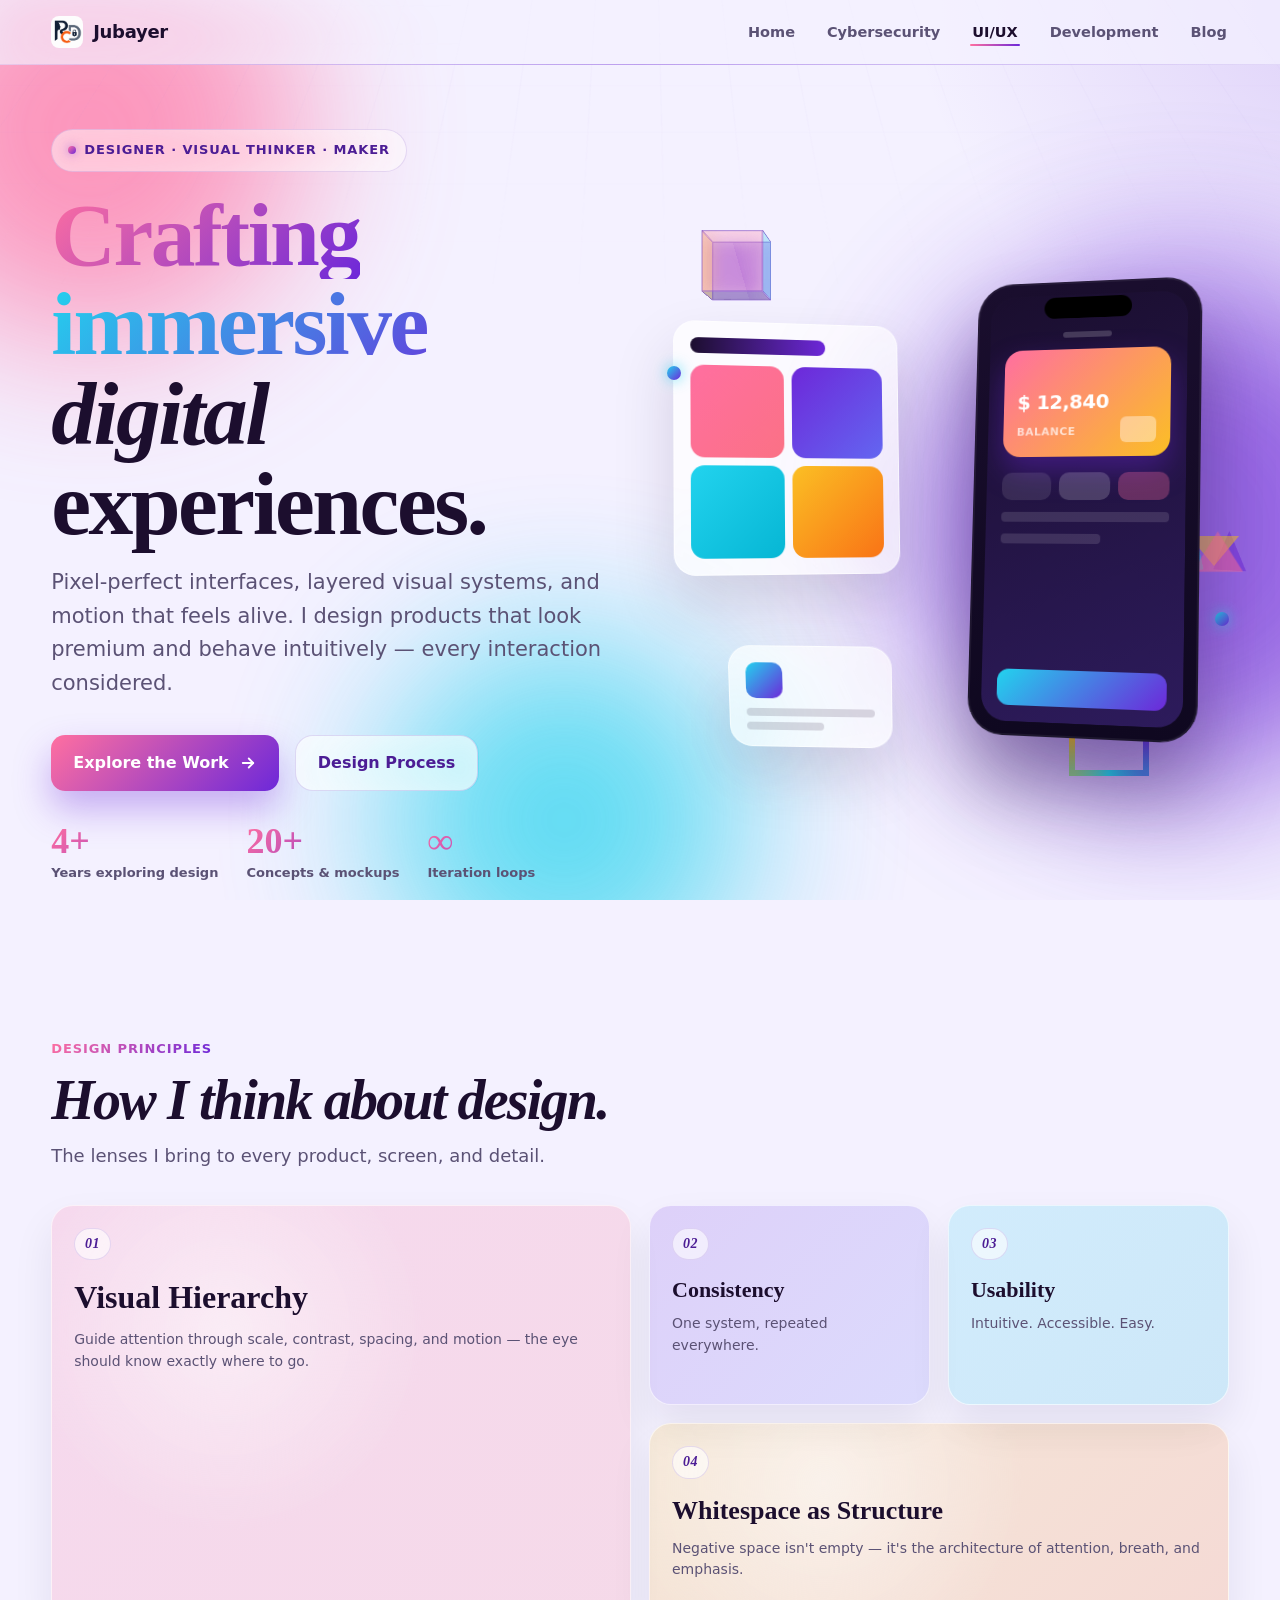
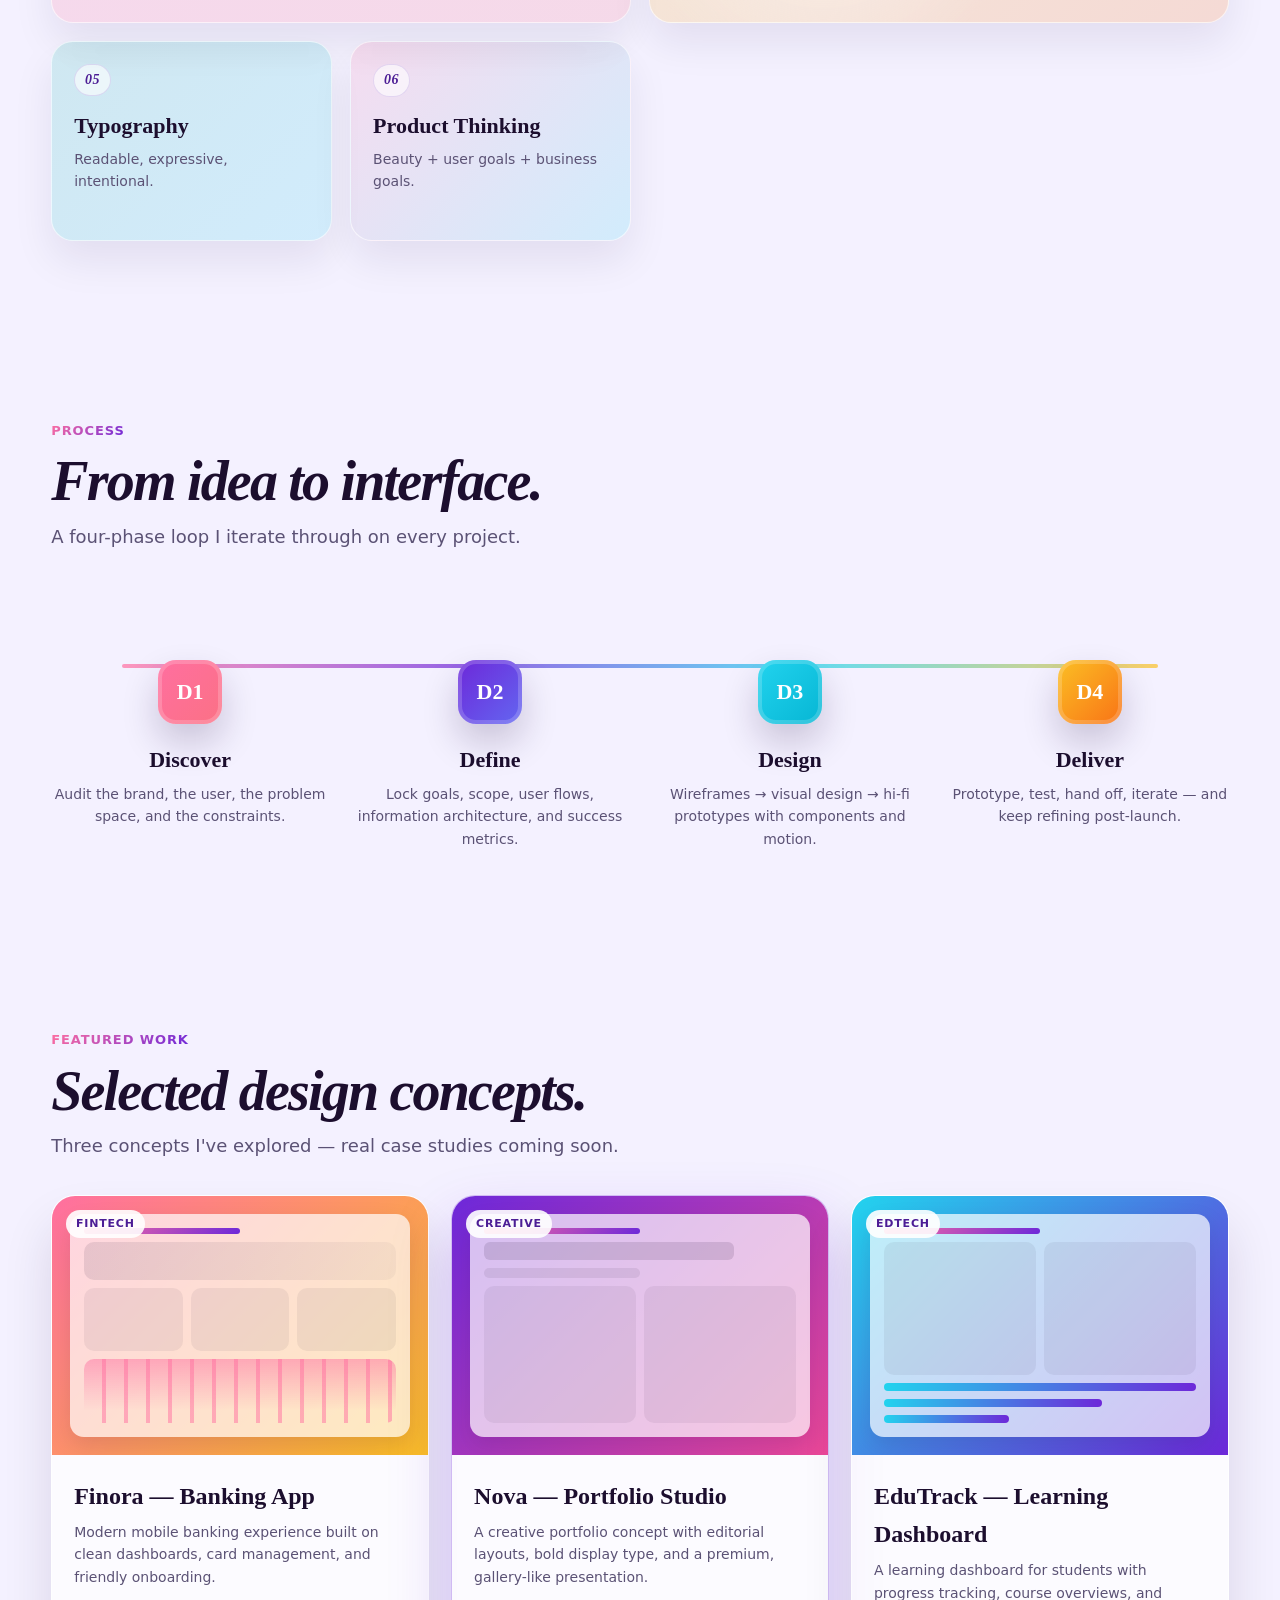
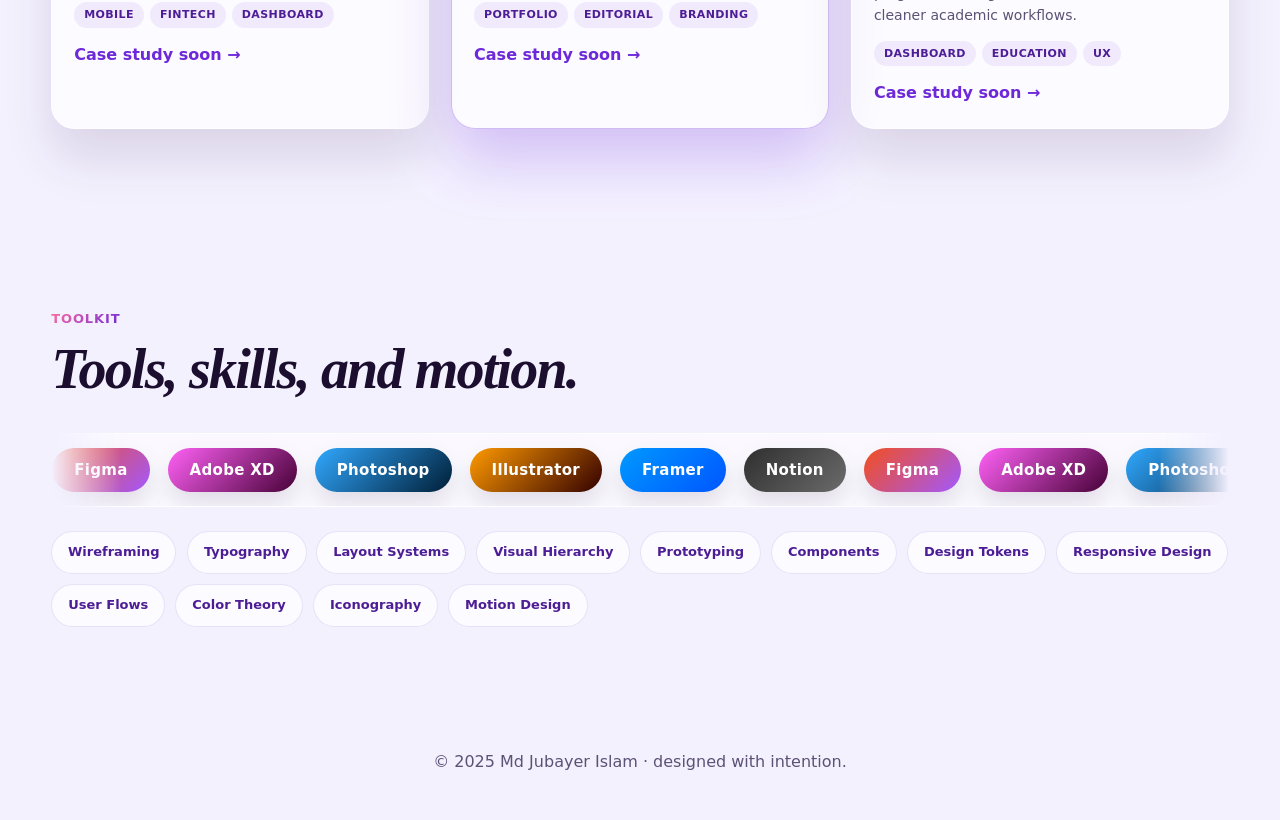
<file: pages/uiux.html>
<!DOCTYPE html>
<html lang="en">
<head>
  <meta charset="UTF-8" />
  <meta name="viewport" content="width=device-width, initial-scale=1.0" />
  <title>UI/UX Design | Md Jubayer Islam</title>
  <link rel="icon" type="image/png" href="../assets/screenshots/mainIcon.png" />
  <link rel="apple-touch-icon" href="../assets/screenshots/mainIcon.png" />
  <link rel="stylesheet" href="../style.css" />
</head>
<body class="design-theme design-3d page-anim">

  <div class="d3-bg" aria-hidden="true">
    <div class="d3-orb orb-a"></div>
    <div class="d3-orb orb-b"></div>
    <div class="d3-orb orb-c"></div>
    <div class="d3-grid"></div>
  </div>

  <header class="site-header">
    <nav class="navbar">
      <a href="../index.html" class="logo">
        <img src="../assets/screenshots/mainIcon.png" alt="Jubayer logo" />
        <span>Jubayer</span>
      </a>

      <button class="menu-btn" id="menuBtn" aria-label="Open navigation">☰</button>

      <ul class="nav-links" id="navLinks">
        <li><a href="../index.html">Home</a></li>
        <li><a href="cybersecurity.html">Cybersecurity</a></li>
        <li><a class="active" href="uiux.html">UI/UX</a></li>
        <li><a href="development.html">Development</a></li>
        <li><a href="blog.html">Blog</a></li>
      </ul>
    </nav>
  </header>

  <main>

    <section class="hero hero-design design-hero-3d" data-parallax>
      <div class="hero-copy">
        <div class="pill d3-pill anim-fade-up" style="--d:0ms">
          <span class="d3-pill-dot"></span> Designer · Visual Thinker · Maker
        </div>

        <h1 class="d3-headline anim-fade-up" style="--d:80ms">
          <span class="d3-line"><span class="d3-word grad-text-1">Crafting</span></span>
          <span class="d3-line"><span class="d3-word grad-text-2">immersive</span> <span class="d3-word italic">digital</span></span>
          <span class="d3-line"><span class="d3-word">experiences.</span></span>
        </h1>

        <p class="anim-fade-up" style="--d:160ms">
          Pixel-perfect interfaces, layered visual systems, and motion that
          feels alive. I design products that look premium and behave
          intuitively — every interaction considered.
        </p>

        <div class="hero-actions anim-fade-up" style="--d:240ms">
          <a href="#design-projects" class="btn d3-cta">
            <span>Explore the Work</span>
            <svg viewBox="0 0 24 24" width="18" height="18" fill="none" stroke="currentColor" stroke-width="2.4" stroke-linecap="round" stroke-linejoin="round"><path d="M5 12h14"/><path d="m13 6 6 6-6 6"/></svg>
          </a>
          <a href="#process" class="btn d3-cta-ghost">Design Process</a>
        </div>

        <div class="d3-meta anim-fade-up" style="--d:320ms">
          <div class="d3-meta-item"><strong>4+</strong><span>Years exploring design</span></div>
          <div class="d3-meta-item"><strong>20+</strong><span>Concepts &amp; mockups</span></div>
          <div class="d3-meta-item"><strong>∞</strong><span>Iteration loops</span></div>
        </div>
      </div>

      <div class="d3-stage anim-fade-up" style="--d:400ms">
        <div class="d3-scene" data-tilt>

          <div class="d3-phone">
            <div class="d3-phone-notch"></div>
            <div class="d3-phone-screen">
              <div class="d3-phone-bar"></div>
              <div class="d3-phone-card grad-card-a">
                <div class="d3-phone-stat"><span>$ 12,840</span><i>Balance</i></div>
                <div class="d3-phone-chip"></div>
              </div>
              <div class="d3-phone-row">
                <div class="d3-phone-pill"></div>
                <div class="d3-phone-pill"></div>
                <div class="d3-phone-pill"></div>
              </div>
              <div class="d3-phone-line"></div>
              <div class="d3-phone-line short"></div>
              <div class="d3-phone-cta"></div>
            </div>
          </div>

          <div class="d3-card d3-card-back">
            <div class="d3-card-title"></div>
            <div class="d3-card-grid">
              <div class="d3-tile g1"></div>
              <div class="d3-tile g2"></div>
              <div class="d3-tile g3"></div>
              <div class="d3-tile g4"></div>
            </div>
          </div>

          <div class="d3-card d3-card-mini">
            <div class="d3-mini-icon"></div>
            <div class="d3-mini-line"></div>
            <div class="d3-mini-line short"></div>
          </div>

          <div class="d3-float d3-float-cube" aria-hidden="true">
            <div class="cube-face cube-front"></div>
            <div class="cube-face cube-back"></div>
            <div class="cube-face cube-right"></div>
            <div class="cube-face cube-left"></div>
            <div class="cube-face cube-top"></div>
            <div class="cube-face cube-bottom"></div>
          </div>

          <div class="d3-float d3-float-pyramid" aria-hidden="true">
            <span></span><span></span><span></span><span></span>
          </div>

          <div class="d3-float d3-float-ring" aria-hidden="true"></div>
          <div class="d3-float d3-float-dot dot-a" aria-hidden="true"></div>
          <div class="d3-float d3-float-dot dot-b" aria-hidden="true"></div>

        </div>
      </div>
    </section>

    <section class="section" id="principles">
      <div class="section-heading">
        <span>Design Principles</span>
        <h2 class="d3-h2">How I think about design.</h2>
        <p>The lenses I bring to every product, screen, and detail.</p>
      </div>

      <div class="bento-grid">

        <article class="bento-card bento-lg gradient-card-a">
          <div class="bento-num">01</div>
          <h3>Visual Hierarchy</h3>
          <p>Guide attention through scale, contrast, spacing, and motion — the eye should know exactly where to go.</p>
          <div class="bento-shine"></div>
        </article>

        <article class="bento-card gradient-card-b">
          <div class="bento-num">02</div>
          <h3>Consistency</h3>
          <p>One system, repeated everywhere.</p>
        </article>

        <article class="bento-card gradient-card-c">
          <div class="bento-num">03</div>
          <h3>Usability</h3>
          <p>Intuitive. Accessible. Easy.</p>
        </article>

        <article class="bento-card bento-wide gradient-card-d">
          <div class="bento-num">04</div>
          <h3>Whitespace as Structure</h3>
          <p>Negative space isn't empty — it's the architecture of attention, breath, and emphasis.</p>
          <div class="bento-shine"></div>
        </article>

        <article class="bento-card gradient-card-e">
          <div class="bento-num">05</div>
          <h3>Typography</h3>
          <p>Readable, expressive, intentional.</p>
        </article>

        <article class="bento-card gradient-card-f">
          <div class="bento-num">06</div>
          <h3>Product Thinking</h3>
          <p>Beauty + user goals + business goals.</p>
        </article>

      </div>
    </section>

    <section class="section" id="process">
      <div class="section-heading">
        <span>Process</span>
        <h2 class="d3-h2">From idea to interface.</h2>
        <p>A four-phase loop I iterate through on every project.</p>
      </div>

      <div class="d3-timeline">
        <div class="d3-timeline-track"></div>

        <div class="d3-step">
          <div class="d3-step-node node-1"><span>D1</span></div>
          <div class="d3-step-body">
            <h3>Discover</h3>
            <p>Audit the brand, the user, the problem space, and the constraints.</p>
          </div>
        </div>

        <div class="d3-step">
          <div class="d3-step-node node-2"><span>D2</span></div>
          <div class="d3-step-body">
            <h3>Define</h3>
            <p>Lock goals, scope, user flows, information architecture, and success metrics.</p>
          </div>
        </div>

        <div class="d3-step">
          <div class="d3-step-node node-3"><span>D3</span></div>
          <div class="d3-step-body">
            <h3>Design</h3>
            <p>Wireframes → visual design → hi-fi prototypes with components and motion.</p>
          </div>
        </div>

        <div class="d3-step">
          <div class="d3-step-node node-4"><span>D4</span></div>
          <div class="d3-step-body">
            <h3>Deliver</h3>
            <p>Prototype, test, hand off, iterate — and keep refining post-launch.</p>
          </div>
        </div>
      </div>
    </section>

    <section class="section" id="design-projects">
      <div class="section-heading">
        <span>Featured Work</span>
        <h2 class="d3-h2">Selected design concepts.</h2>
        <p>Three concepts I've explored — real case studies coming soon.</p>
      </div>

      <div class="d3-project-grid">

        <article class="d3-project" data-tilt-card>
          <div class="d3-project-screen grad-card-a">
            <div class="d3-project-mock">
              <div class="dpm-bar"></div>
              <div class="dpm-balance"></div>
              <div class="dpm-row">
                <div class="dpm-cell"></div>
                <div class="dpm-cell"></div>
                <div class="dpm-cell"></div>
              </div>
              <div class="dpm-chart"></div>
            </div>
            <span class="d3-project-tag">Fintech</span>
          </div>
          <div class="d3-project-body">
            <h3>Finora — Banking App</h3>
            <p>Modern mobile banking experience built on clean dashboards, card management, and friendly onboarding.</p>
            <div class="d3-project-tags">
              <span>Mobile</span><span>Fintech</span><span>Dashboard</span>
            </div>
            <a href="#" class="d3-project-link">Case study soon →</a>
          </div>
        </article>

        <article class="d3-project featured-3d" data-tilt-card>
          <div class="d3-project-screen grad-card-b">
            <div class="d3-project-mock">
              <div class="dpm-bar"></div>
              <div class="dpm-headline"></div>
              <div class="dpm-sub"></div>
              <div class="dpm-row">
                <div class="dpm-cell tall"></div>
                <div class="dpm-cell tall"></div>
              </div>
            </div>
            <span class="d3-project-tag">Creative</span>
          </div>
          <div class="d3-project-body">
            <h3>Nova — Portfolio Studio</h3>
            <p>A creative portfolio concept with editorial layouts, bold display type, and a premium, gallery-like presentation.</p>
            <div class="d3-project-tags">
              <span>Portfolio</span><span>Editorial</span><span>Branding</span>
            </div>
            <a href="#" class="d3-project-link">Case study soon →</a>
          </div>
        </article>

        <article class="d3-project" data-tilt-card>
          <div class="d3-project-screen grad-card-c">
            <div class="d3-project-mock">
              <div class="dpm-bar"></div>
              <div class="dpm-row">
                <div class="dpm-cell"></div>
                <div class="dpm-cell"></div>
              </div>
              <div class="dpm-progress"></div>
              <div class="dpm-progress short"></div>
              <div class="dpm-progress shorter"></div>
            </div>
            <span class="d3-project-tag">EdTech</span>
          </div>
          <div class="d3-project-body">
            <h3>EduTrack — Learning Dashboard</h3>
            <p>A learning dashboard for students with progress tracking, course overviews, and cleaner academic workflows.</p>
            <div class="d3-project-tags">
              <span>Dashboard</span><span>Education</span><span>UX</span>
            </div>
            <a href="#" class="d3-project-link">Case study soon →</a>
          </div>
        </article>

      </div>
    </section>

    <section class="section">
      <div class="section-heading">
        <span>Toolkit</span>
        <h2 class="d3-h2">Tools, skills, and motion.</h2>
      </div>

      <div class="d3-marquee">
        <div class="d3-marquee-track">
          <span class="d3-tool t-figma">Figma</span>
          <span class="d3-tool t-xd">Adobe XD</span>
          <span class="d3-tool t-ps">Photoshop</span>
          <span class="d3-tool t-ai">Illustrator</span>
          <span class="d3-tool t-framer">Framer</span>
          <span class="d3-tool t-notion">Notion</span>
          <span class="d3-tool t-figma">Figma</span>
          <span class="d3-tool t-xd">Adobe XD</span>
          <span class="d3-tool t-ps">Photoshop</span>
          <span class="d3-tool t-ai">Illustrator</span>
          <span class="d3-tool t-framer">Framer</span>
          <span class="d3-tool t-notion">Notion</span>
        </div>
      </div>

      <div class="d3-skill-grid">
        <span class="d3-skill">Wireframing</span>
        <span class="d3-skill">Typography</span>
        <span class="d3-skill">Layout Systems</span>
        <span class="d3-skill">Visual Hierarchy</span>
        <span class="d3-skill">Prototyping</span>
        <span class="d3-skill">Components</span>
        <span class="d3-skill">Design Tokens</span>
        <span class="d3-skill">Responsive Design</span>
        <span class="d3-skill">User Flows</span>
        <span class="d3-skill">Color Theory</span>
        <span class="d3-skill">Iconography</span>
        <span class="d3-skill">Motion Design</span>
      </div>
    </section>

  </main>

  <footer class="footer-note">
    © 2025 Md Jubayer Islam · designed with intention.
  </footer>

  <script src="../script.js"></script>
</body>
</html>
</file>
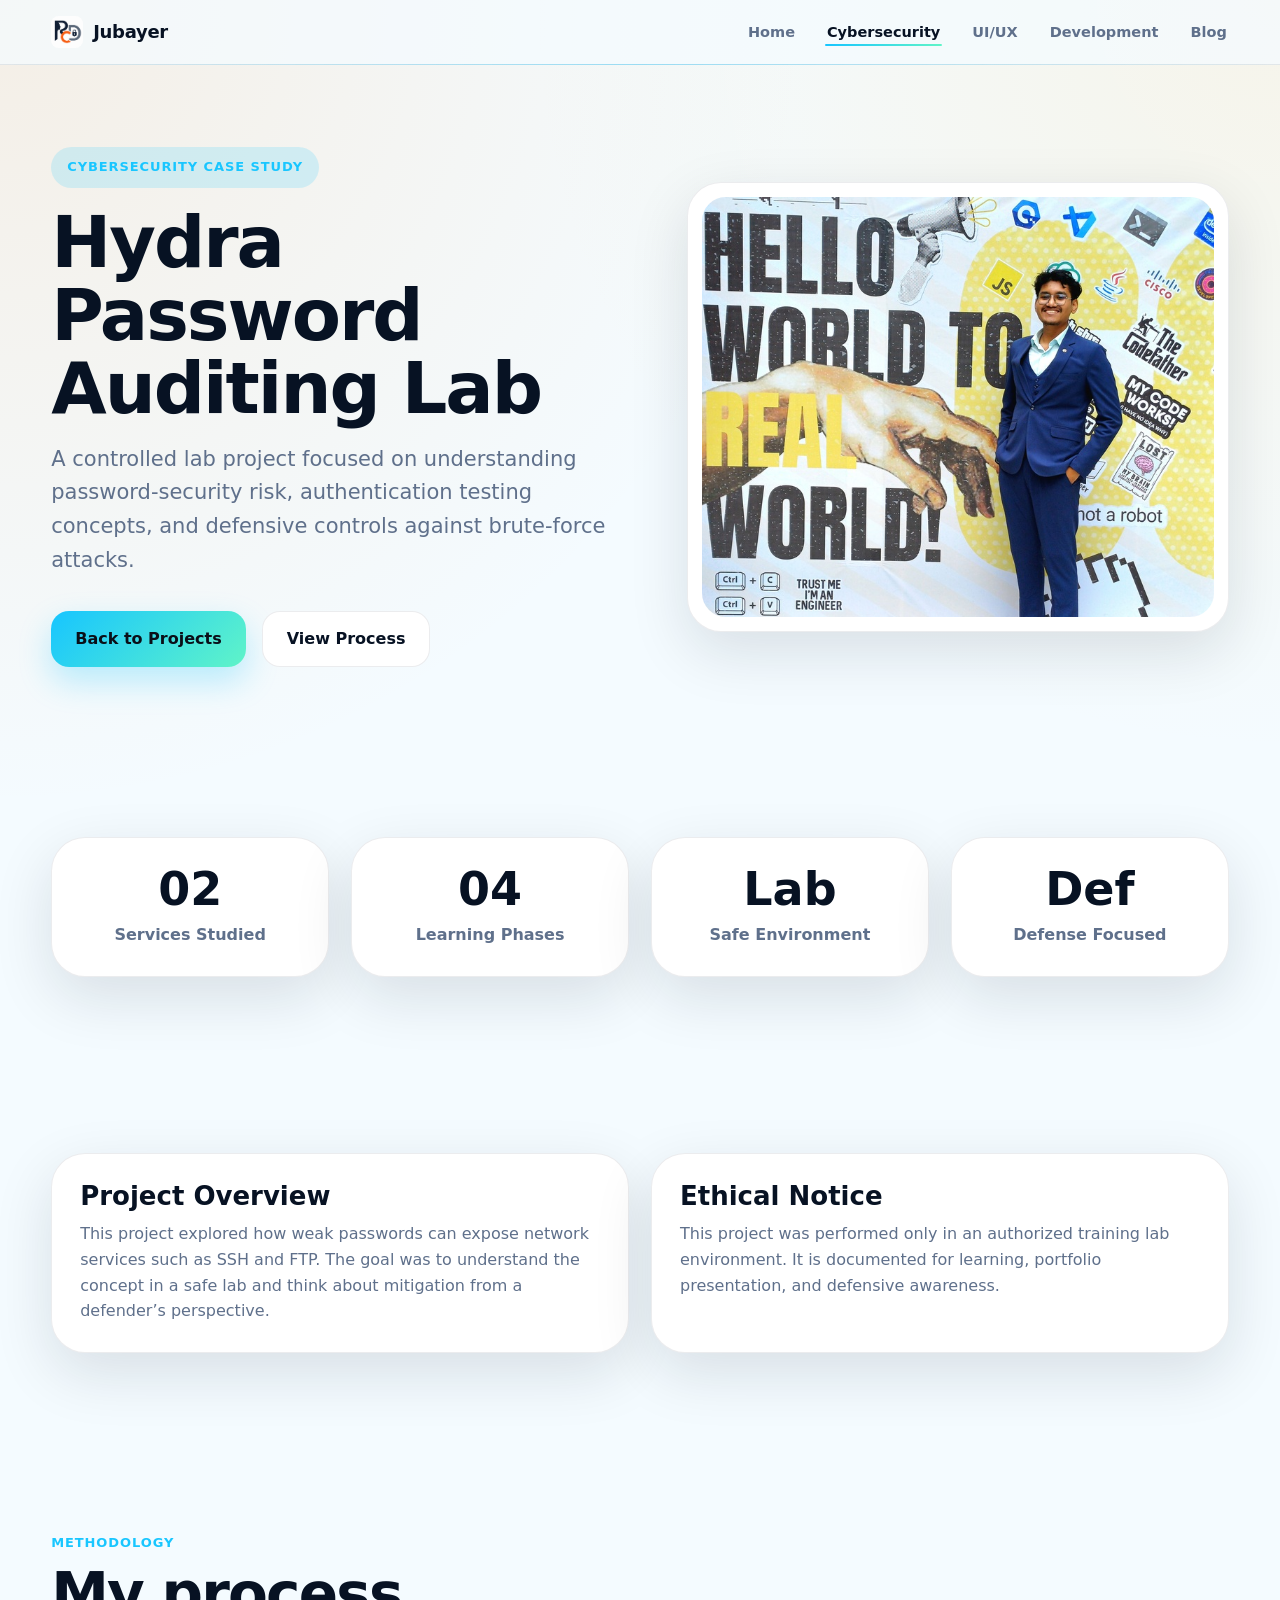
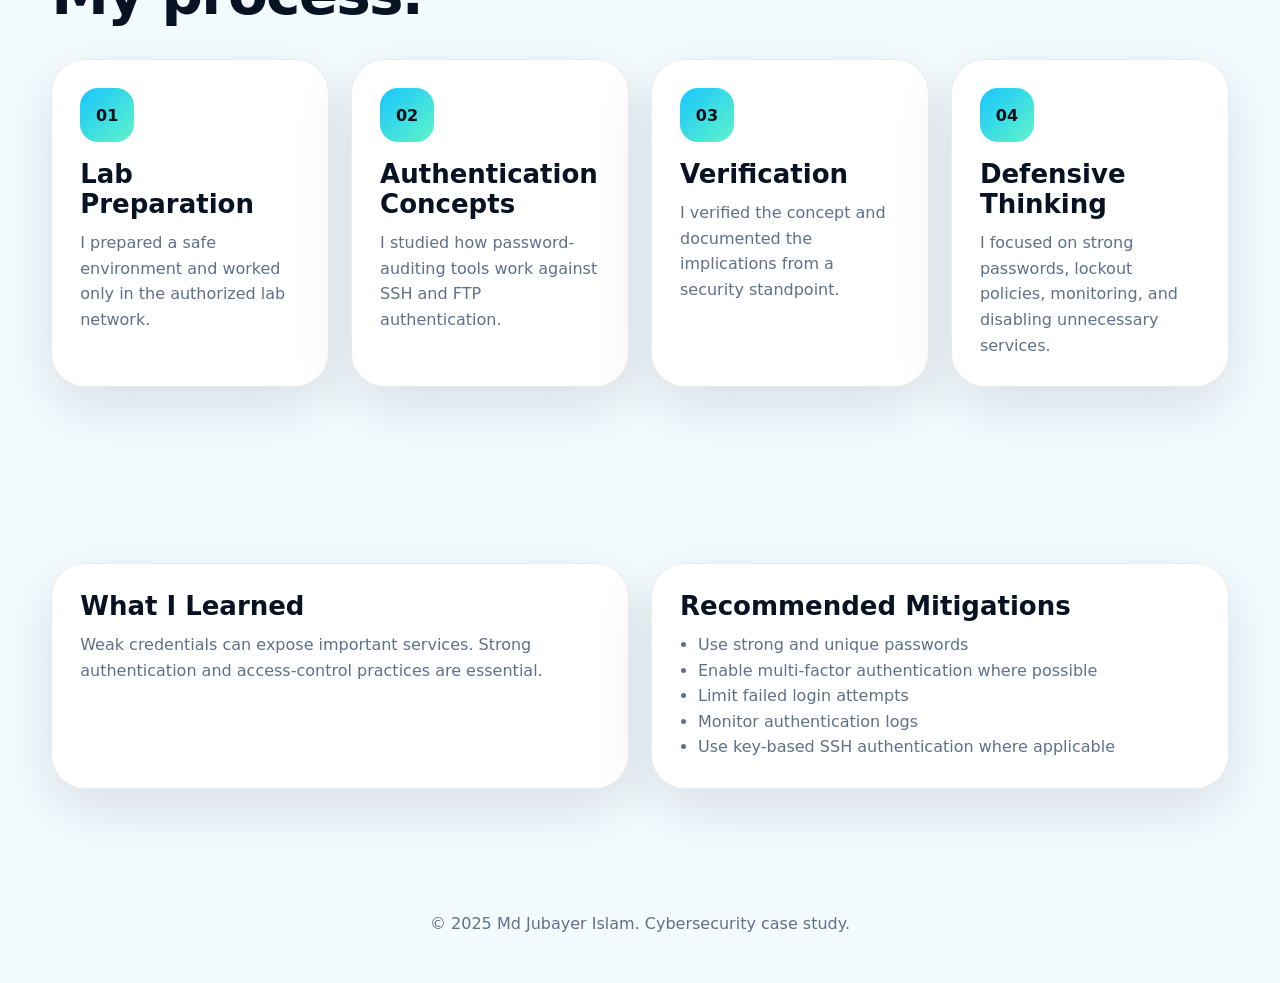
<file: projects/hydra-password-auditing.html>
<!DOCTYPE html>
<html lang="en">
<head>
  <meta charset="UTF-8" />
  <meta name="viewport" content="width=device-width, initial-scale=1.0" />
  <title>Hydra Password Auditing Lab | Md Jubayer Islam</title>
  <link rel="icon" type="image/png" href="../assets/screenshots/mainIcon.png" />
  <link rel="apple-touch-icon" href="../assets/screenshots/mainIcon.png" />
  <link rel="stylesheet" href="../style.css" />
</head>
<body class="cyber-theme">

  <header class="site-header">
    <nav class="navbar">
      <a href="../index.html" class="logo">
        <img src="../assets/screenshots/mainIcon.png" alt="Jubayer logo" />
        <span>Jubayer</span>
      </a>

      <button class="menu-btn" id="menuBtn" aria-label="Open navigation">☰</button>

      <ul class="nav-links" id="navLinks">
        <li><a href="../index.html">Home</a></li>
        <li><a class="active" href="../pages/cybersecurity.html">Cybersecurity</a></li>
        <li><a href="../pages/uiux.html">UI/UX</a></li>
        <li><a href="../pages/development.html">Development</a></li>
        <li><a href="../pages/blog.html">Blog</a></li>
      </ul>
    </nav>
  </header>

  <main>

    <section class="hero project-hero">
      <div class="hero-copy">
        <div class="pill">Cybersecurity Case Study</div>

        <h1>Hydra Password Auditing Lab</h1>

        <p>
          A controlled lab project focused on understanding password-security risk,
          authentication testing concepts, and defensive controls against brute-force attacks.
        </p>

        <div class="hero-actions">
          <a href="../pages/cybersecurity.html#projects" class="btn btn-primary">Back to Projects</a>
          <a href="#methodology" class="btn btn-secondary">View Process</a>
        </div>
      </div>

      <div class="hero-side-card">
        <img src="../assets/screenshots/myCover1.jpg" alt="Hydra cover" />
      </div>
    </section>

    <section class="section">
      <div class="stats-grid">
        <div class="stat-box">
          <h3>02</h3>
          <p>Services Studied</p>
        </div>
        <div class="stat-box">
          <h3>04</h3>
          <p>Learning Phases</p>
        </div>
        <div class="stat-box">
          <h3>Lab</h3>
          <p>Safe Environment</p>
        </div>
        <div class="stat-box">
          <h3>Def</h3>
          <p>Defense Focused</p>
        </div>
      </div>
    </section>

    <section class="section">
      <div class="card-grid two-col">
        <article class="soft-card">
          <h3>Project Overview</h3>
          <p>
            This project explored how weak passwords can expose network services such as SSH and FTP.
            The goal was to understand the concept in a safe lab and think about mitigation from a defender’s perspective.
          </p>
        </article>

        <article class="soft-card">
          <h3>Ethical Notice</h3>
          <p>
            This project was performed only in an authorized training lab environment.
            It is documented for learning, portfolio presentation, and defensive awareness.
          </p>
        </article>
      </div>
    </section>

    <section class="section" id="methodology">
      <div class="section-heading">
        <span>Methodology</span>
        <h2>My process.</h2>
      </div>

      <div class="timeline-grid">
        <div class="timeline-card">
          <span>01</span>
          <h3>Lab Preparation</h3>
          <p>I prepared a safe environment and worked only in the authorized lab network.</p>
        </div>

        <div class="timeline-card">
          <span>02</span>
          <h3>Authentication Concepts</h3>
          <p>I studied how password-auditing tools work against SSH and FTP authentication.</p>
        </div>

        <div class="timeline-card">
          <span>03</span>
          <h3>Verification</h3>
          <p>I verified the concept and documented the implications from a security standpoint.</p>
        </div>

        <div class="timeline-card">
          <span>04</span>
          <h3>Defensive Thinking</h3>
          <p>I focused on strong passwords, lockout policies, monitoring, and disabling unnecessary services.</p>
        </div>
      </div>
    </section>

    <section class="section">
      <div class="card-grid two-col">
        <article class="soft-card">
          <h3>What I Learned</h3>
          <p>
            Weak credentials can expose important services.
            Strong authentication and access-control practices are essential.
          </p>
        </article>

        <article class="soft-card">
          <h3>Recommended Mitigations</h3>
          <ul class="list-style">
            <li>Use strong and unique passwords</li>
            <li>Enable multi-factor authentication where possible</li>
            <li>Limit failed login attempts</li>
            <li>Monitor authentication logs</li>
            <li>Use key-based SSH authentication where applicable</li>
          </ul>
        </article>
      </div>
    </section>

  </main>

  <footer class="footer-note">
    © 2025 Md Jubayer Islam. Cybersecurity case study.
  </footer>

  <script src="../script.js"></script>
</body>
</html>
</file>
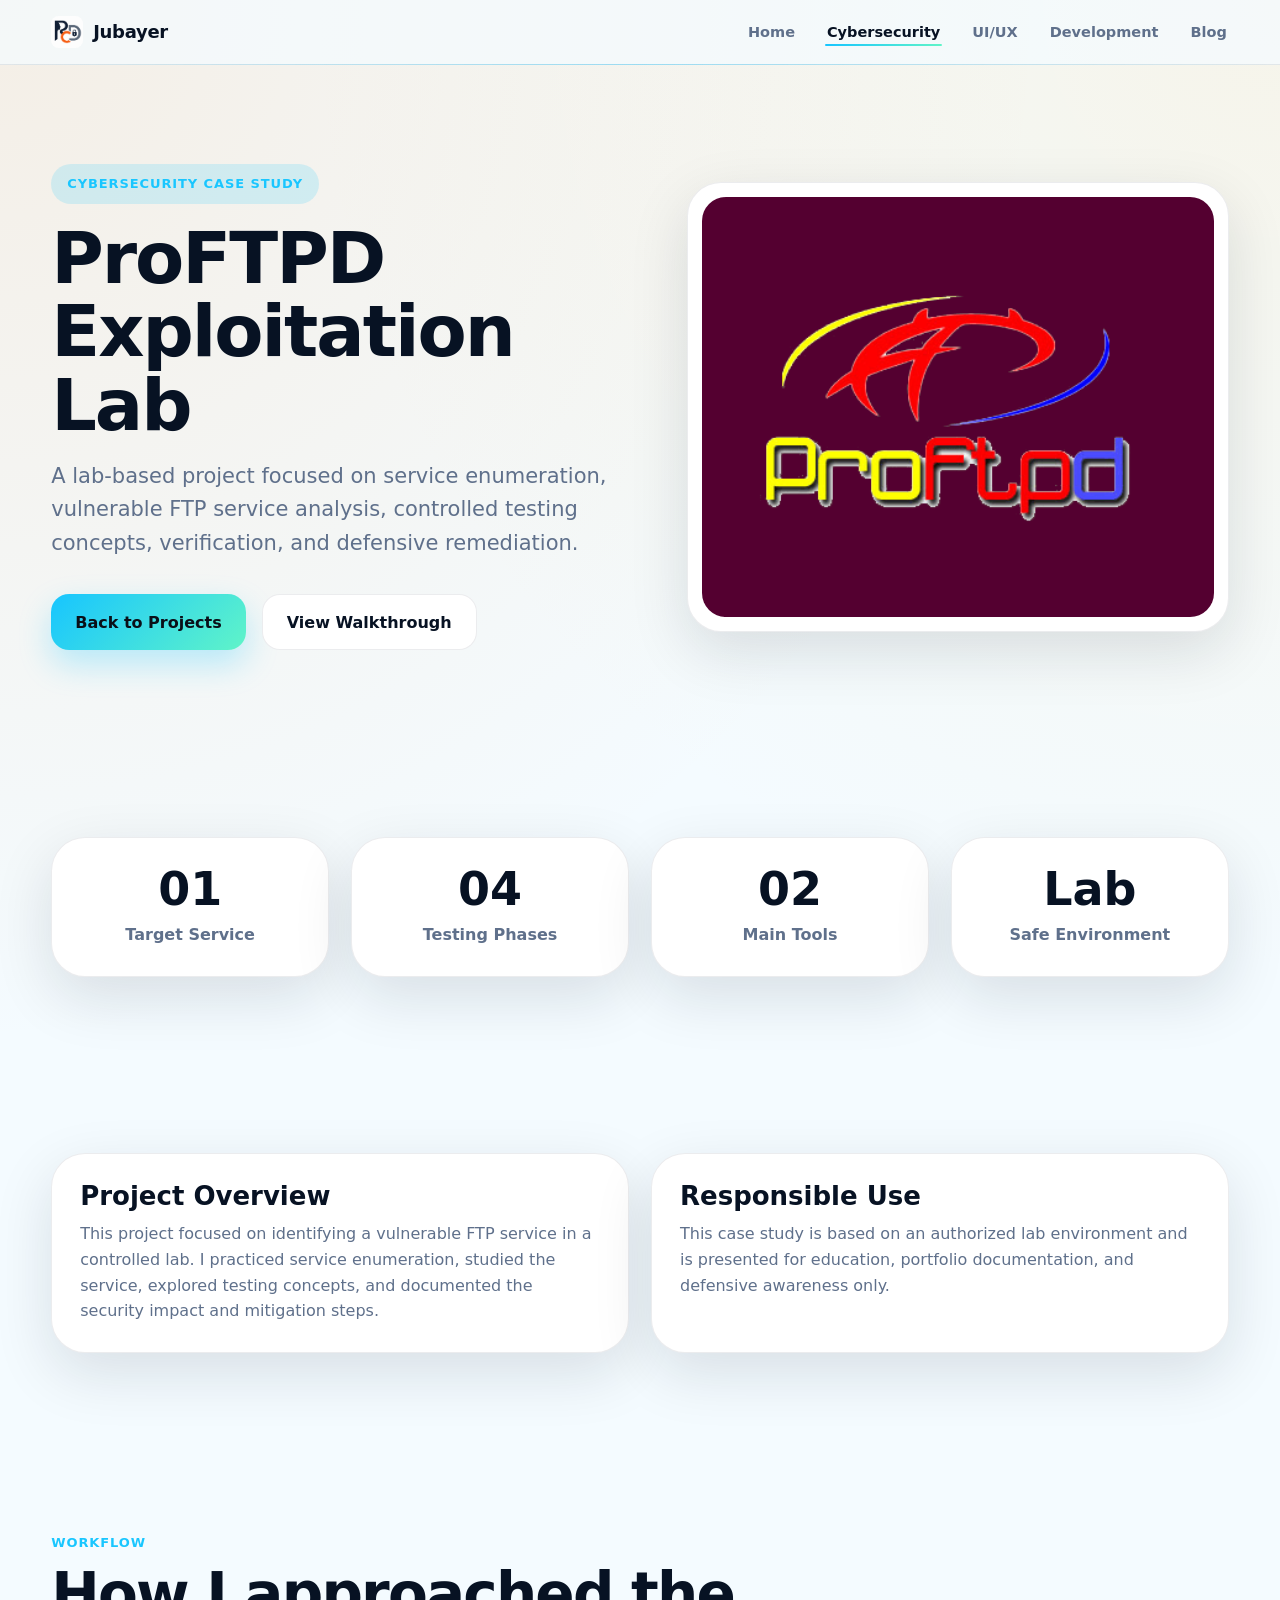
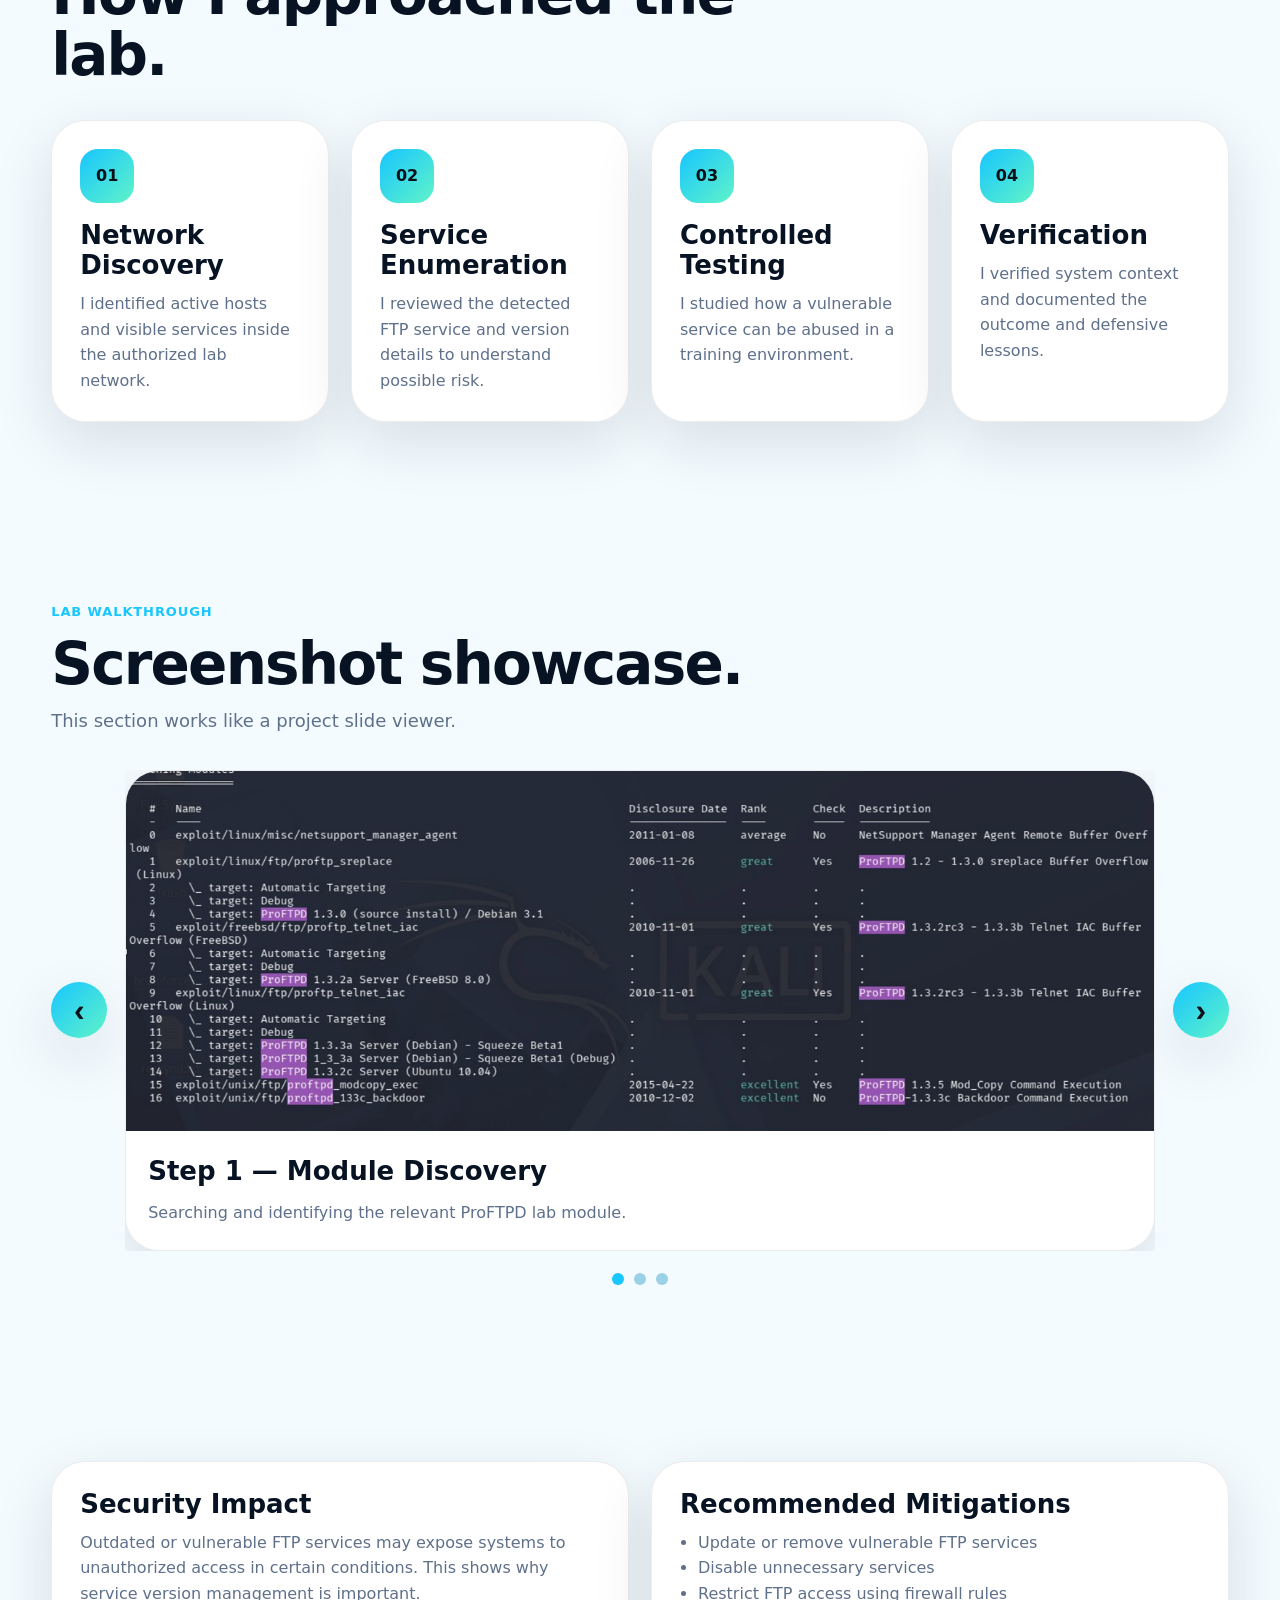
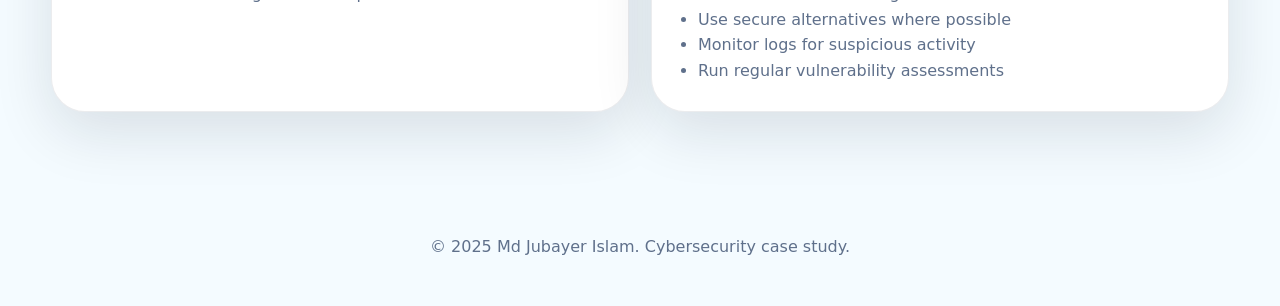
<file: projects/proftpd-exploitation-lab.html>
<!DOCTYPE html>
<html lang="en">
<head>
  <meta charset="UTF-8" />
  <meta name="viewport" content="width=device-width, initial-scale=1.0" />
  <title>ProFTPD Exploitation Lab | Md Jubayer Islam</title>
  <link rel="icon" type="image/png" href="../assets/screenshots/mainIcon.png" />
  <link rel="apple-touch-icon" href="../assets/screenshots/mainIcon.png" />
  <link rel="stylesheet" href="../style.css" />
</head>
<body class="cyber-theme">

  <header class="site-header">
    <nav class="navbar">
      <a href="../index.html" class="logo">
        <img src="../assets/screenshots/mainIcon.png" alt="Jubayer logo" />
        <span>Jubayer</span>
      </a>

      <button class="menu-btn" id="menuBtn" aria-label="Open navigation">☰</button>

      <ul class="nav-links" id="navLinks">
        <li><a href="../index.html">Home</a></li>
        <li><a class="active" href="../pages/cybersecurity.html">Cybersecurity</a></li>
        <li><a href="../pages/uiux.html">UI/UX</a></li>
        <li><a href="../pages/development.html">Development</a></li>
        <li><a href="../pages/blog.html">Blog</a></li>
      </ul>
    </nav>
  </header>

  <main>

    <section class="hero project-hero">
      <div class="hero-copy">
        <div class="pill">Cybersecurity Case Study</div>

        <h1>ProFTPD Exploitation Lab</h1>

        <p>
          A lab-based project focused on service enumeration, vulnerable FTP service analysis,
          controlled testing concepts, verification, and defensive remediation.
        </p>

        <div class="hero-actions">
          <a href="../pages/cybersecurity.html#projects" class="btn btn-primary">Back to Projects</a>
          <a href="#walkthrough" class="btn btn-secondary">View Walkthrough</a>
        </div>
      </div>

      <div class="hero-side-card">
        <img src="../assets/screenshots/proftpd-cover.png" alt="ProFTPD cover" />
      </div>
    </section>

    <section class="section">
      <div class="stats-grid">
        <div class="stat-box">
          <h3>01</h3>
          <p>Target Service</p>
        </div>
        <div class="stat-box">
          <h3>04</h3>
          <p>Testing Phases</p>
        </div>
        <div class="stat-box">
          <h3>02</h3>
          <p>Main Tools</p>
        </div>
        <div class="stat-box">
          <h3>Lab</h3>
          <p>Safe Environment</p>
        </div>
      </div>
    </section>

    <section class="section">
      <div class="card-grid two-col">
        <article class="soft-card">
          <h3>Project Overview</h3>
          <p>
            This project focused on identifying a vulnerable FTP service in a controlled lab.
            I practiced service enumeration, studied the service, explored testing concepts,
            and documented the security impact and mitigation steps.
          </p>
        </article>

        <article class="soft-card">
          <h3>Responsible Use</h3>
          <p>
            This case study is based on an authorized lab environment and is presented for education,
            portfolio documentation, and defensive awareness only.
          </p>
        </article>
      </div>
    </section>

    <section class="section">
      <div class="section-heading">
        <span>Workflow</span>
        <h2>How I approached the lab.</h2>
      </div>

      <div class="timeline-grid">
        <div class="timeline-card">
          <span>01</span>
          <h3>Network Discovery</h3>
          <p>I identified active hosts and visible services inside the authorized lab network.</p>
        </div>

        <div class="timeline-card">
          <span>02</span>
          <h3>Service Enumeration</h3>
          <p>I reviewed the detected FTP service and version details to understand possible risk.</p>
        </div>

        <div class="timeline-card">
          <span>03</span>
          <h3>Controlled Testing</h3>
          <p>I studied how a vulnerable service can be abused in a training environment.</p>
        </div>

        <div class="timeline-card">
          <span>04</span>
          <h3>Verification</h3>
          <p>I verified system context and documented the outcome and defensive lessons.</p>
        </div>
      </div>
    </section>

    <section class="section" id="walkthrough">
      <div class="section-heading">
        <span>Lab Walkthrough</span>
        <h2>Screenshot showcase.</h2>
        <p>This section works like a project slide viewer.</p>
      </div>

      <div class="slide-showcase" data-slider>
        <button class="slide-btn prev" type="button" aria-label="Previous slide">‹</button>

        <div class="slide-viewport">
          <div class="slide-track">
            <article class="slide active">
              <img src="../assets/screenshots/proftpd-1.png" alt="ProFTPD screenshot 1" />
              <div class="slide-caption">
                <h3>Step 1 — Module Discovery</h3>
                <p>Searching and identifying the relevant ProFTPD lab module.</p>
              </div>
            </article>

            <article class="slide">
              <img src="../assets/screenshots/proftpd-2.png" alt="ProFTPD screenshot 2" />
              <div class="slide-caption">
                <h3>Step 2 — Configuration Review</h3>
                <p>Reviewing module options and target configuration inside the lab.</p>
              </div>
            </article>

            <article class="slide">
              <img src="../assets/screenshots/proftpd-3.png" alt="ProFTPD screenshot 3" />
              <div class="slide-caption">
                <h3>Step 3 — Verification Stage</h3>
                <p>Controlled lab result and verification stage.</p>
              </div>
            </article>
          </div>
        </div>

        <button class="slide-btn next" type="button" aria-label="Next slide">›</button>
      </div>

      <div class="slide-dots">
        <button class="dot active" type="button" data-slide="0"></button>
        <button class="dot" type="button" data-slide="1"></button>
        <button class="dot" type="button" data-slide="2"></button>
      </div>
    </section>

    <section class="section">
      <div class="card-grid two-col">
        <article class="soft-card">
          <h3>Security Impact</h3>
          <p>
            Outdated or vulnerable FTP services may expose systems to unauthorized access in certain conditions.
            This shows why service version management is important.
          </p>
        </article>

        <article class="soft-card">
          <h3>Recommended Mitigations</h3>
          <ul class="list-style">
            <li>Update or remove vulnerable FTP services</li>
            <li>Disable unnecessary services</li>
            <li>Restrict FTP access using firewall rules</li>
            <li>Use secure alternatives where possible</li>
            <li>Monitor logs for suspicious activity</li>
            <li>Run regular vulnerability assessments</li>
          </ul>
        </article>
      </div>
    </section>

  </main>

  <footer class="footer-note">
    © 2025 Md Jubayer Islam. Cybersecurity case study.
  </footer>

  <script src="../script.js"></script>
</body>
</html>
</file>
<file: style.css>
* {
  margin: 0;
  padding: 0;
  box-sizing: border-box;
}

:root {
  --radius-xl: 34px;
  --radius-lg: 24px;
  --radius-md: 18px;
  --radius-sm: 14px;
  --container: min(1180px, 92%);
  --shadow: 0 20px 60px rgba(15, 23, 42, 0.12);
  --text: #1d2433;
  --muted: #6b7280;
  --bg: #ffffff;
  --bg-soft: #f8fafc;
  --surface: #ffffff;
  --surface-2: #f3f4f6;
  --border: rgba(15, 23, 42, 0.08);
  --accent: #f4a24c;
  --accent-2: #141414;
  --pill-bg: rgba(244, 162, 76, 0.14);
  --gradient-1: #f4a24c;
  --gradient-2: #ffd58a;
}

html {
  scroll-behavior: smooth;
}

body {
  font-family: Inter, ui-sans-serif, system-ui, -apple-system, BlinkMacSystemFont, "Segoe UI", sans-serif;
  color: var(--text);
  background:
    radial-gradient(circle at top left, rgba(244, 162, 76, 0.14), transparent 28%),
    radial-gradient(circle at top right, rgba(255, 213, 138, 0.18), transparent 26%),
    var(--bg-soft);
  line-height: 1.6;
}

body.home-theme,
body.blog-theme {
  --text: #f3ebe0;
  --muted: #9b9286;
  --bg: #18141a;
  --bg-soft: #18141a;
  --surface: #221c2a;
  --surface-2: #1c1722;
  --border: rgba(255, 235, 200, 0.10);
  --accent: #ff9a45;
  --accent-2: #ffd9a8;
  --pill-bg: rgba(255, 154, 69, 0.16);
  --gradient-1: #ff9a45;
  --gradient-2: #ffcd80;
  --shadow: 0 20px 60px rgba(0, 0, 0, 0.4);
  background:
    radial-gradient(900px 600px at -10% -10%, rgba(255, 154, 69, 0.16), transparent 55%),
    radial-gradient(800px 600px at 110% 0%, rgba(255, 110, 60, 0.10), transparent 55%),
    radial-gradient(900px 600px at 50% 110%, rgba(120, 70, 200, 0.10), transparent 55%),
    #18141a;
}

body.cyber-theme {
  --text: #081226;
  --muted: #5f708b;
  --bg-soft: #f4fbff;
  --surface: #ffffff;
  --surface-2: #eef7ff;
  --border: rgba(8, 18, 38, 0.08);
  --accent: #19c6ff;
  --accent-2: #071223;
  --pill-bg: rgba(25, 198, 255, 0.16);
  --gradient-1: #17c5ff;
  --gradient-2: #60f4c8;
}

body.design-theme {
  --text: #221331;
  --muted: #746783;
  --bg-soft: #fff8fd;
  --surface: #ffffff;
  --surface-2: #f8efff;
  --border: rgba(34, 19, 49, 0.08);
  --accent: #d946ef;
  --accent-2: #5b21b6;
  --pill-bg: rgba(217, 70, 239, 0.14);
  --gradient-1: #ff5fd1;
  --gradient-2: #8b5cf6;
}

body.dev-theme {
  --text: #0f172a;
  --muted: #64748b;
  --bg-soft: #f5f8ff;
  --surface: #ffffff;
  --surface-2: #eef4ff;
  --border: rgba(15, 23, 42, 0.08);
  --accent: #3b82f6;
  --accent-2: #0f172a;
  --pill-bg: rgba(59, 130, 246, 0.14);
  --gradient-1: #3b82f6;
  --gradient-2: #22c55e;
}

a {
  color: inherit;
  text-decoration: none;
}

img {
  max-width: 100%;
  display: block;
}

/* Header */
.site-header {
  position: sticky;
  top: 0;
  z-index: 1000;
  backdrop-filter: blur(22px) saturate(1.2);
  -webkit-backdrop-filter: blur(22px) saturate(1.2);
  background: color-mix(in srgb, var(--bg-soft) 72%, transparent);
  border-bottom: 1px solid var(--border);
  transition: background 0.3s ease, box-shadow 0.3s ease;
}
.site-header::after {
  content: "";
  position: absolute;
  left: 0; right: 0; bottom: -1px;
  height: 1px;
  background: linear-gradient(90deg, transparent, var(--accent), transparent);
  opacity: 0.35;
}
.site-header.scrolled {
  box-shadow: 0 10px 30px rgba(0, 0, 0, 0.10);
}

.navbar {
  width: var(--container);
  min-height: 64px;
  margin: auto;
  display: flex;
  align-items: center;
  justify-content: space-between;
}

.logo {
  display: inline-flex;
  align-items: center;
  gap: 10px;
  font-size: 18px;
  font-weight: 800;
  color: var(--accent-2);
  letter-spacing: -0.3px;
}

.logo img {
  width: 32px;
  height: 32px;
  object-fit: contain;
  flex-shrink: 0;
  border-radius: 8px;
}

.nav-links {
  list-style: none;
  display: flex;
  align-items: center;
  gap: 28px;
}

.nav-links a {
  font-size: 14.5px;
  font-weight: 700;
  color: var(--muted);
  position: relative;
  transition: 0.25s ease;
  padding: 6px 2px;
}

.nav-links a::after {
  content: "";
  position: absolute;
  left: 0; bottom: 0;
  width: 100%;
  height: 2px;
  background: linear-gradient(90deg, var(--gradient-1), var(--gradient-2));
  transform: scaleX(0);
  transform-origin: left;
  transition: transform 0.3s ease;
  border-radius: 2px;
}

.nav-links a:hover,
.nav-links a.active {
  color: var(--accent-2);
}
.nav-links a:hover::after,
.nav-links a.active::after {
  transform: scaleX(1);
}

.menu-btn {
  display: none;
  border: 0;
  background: transparent;
  color: var(--accent-2);
  width: 38px;
  height: 38px;
  border-radius: 10px;
  font-size: 20px;
  cursor: pointer;
  border: 1px solid var(--border);
}

/* Generic */
.hero,
.section {
  width: var(--container);
  margin: auto;
}

.hero {
  min-height: calc(100vh - 64px);
  display: grid;
  grid-template-columns: 1.04fr 0.96fr;
  gap: 48px;
  align-items: center;
  padding: 64px 0;
}

.section {
  padding: 88px 0;
}

.pill {
  display: inline-flex;
  align-items: center;
  justify-content: center;
  width: fit-content;
  padding: 10px 16px;
  border-radius: 999px;
  background: var(--pill-bg);
  color: var(--accent);
  font-size: 13px;
  font-weight: 900;
  text-transform: uppercase;
  letter-spacing: 0.9px;
}

.hero-copy h1 {
  margin: 18px 0 18px;
  font-size: clamp(38px, 5.6vw, 72px);
  line-height: 1.02;
  letter-spacing: -2px;
  color: var(--accent-2);
  max-width: 780px;
}

.hero-copy p {
  color: var(--muted);
  font-size: 21px;
  max-width: 680px;
}

.hero-actions {
  display: flex;
  flex-wrap: wrap;
  gap: 16px;
  margin-top: 34px;
}

.btn {
  min-height: 56px;
  padding: 0 24px;
  border-radius: 18px;
  display: inline-flex;
  align-items: center;
  justify-content: center;
  font-weight: 900;
  transition: 0.25s ease;
  border: 1px solid var(--border);
}

.btn:hover {
  transform: translateY(-3px);
}

.btn-primary {
  background: linear-gradient(135deg, var(--gradient-1), var(--gradient-2));
  color: #0a0f18;
  border: 0;
  box-shadow: 0 14px 32px color-mix(in srgb, var(--accent) 28%, transparent);
}

.btn-secondary {
  background: var(--surface);
  color: var(--accent-2);
}

.section-heading {
  max-width: 760px;
  margin-bottom: 34px;
}

.section-heading span {
  color: var(--accent);
  font-size: 13px;
  font-weight: 900;
  text-transform: uppercase;
  letter-spacing: 0.9px;
}

.section-heading h2 {
  margin: 10px 0 12px;
  font-size: clamp(32px, 5vw, 58px);
  line-height: 1.05;
  color: var(--accent-2);
  letter-spacing: -1.8px;
}

.section-heading p {
  color: var(--muted);
  font-size: 18px;
}

.home-grid,
.stats-grid,
.card-grid,
.project-grid,
.timeline-grid,
.skill-grid {
  display: grid;
  gap: 22px;
}

.home-grid {
  grid-template-columns: 1.2fr 1fr 1fr;
}

.card-grid.three-col,
.project-grid {
  grid-template-columns: repeat(3, 1fr);
}

.card-grid.two-col {
  grid-template-columns: repeat(2, 1fr);
}

.stats-grid {
  grid-template-columns: repeat(4, 1fr);
}

.timeline-grid {
  grid-template-columns: repeat(4, 1fr);
}

.skill-grid {
  grid-template-columns: repeat(3, 1fr);
}

.feature-panel,
.soft-card,
.project-card,
.stat-box,
.timeline-card,
.skill-card,
.notice-banner,
.hero-side-card,
.blog-hero-card {
  background: var(--surface);
  border: 1px solid var(--border);
  box-shadow: var(--shadow);
}

.feature-panel,
.soft-card,
.stat-box,
.timeline-card,
.skill-card,
.notice-banner,
.blog-hero-card {
  border-radius: var(--radius-xl);
  padding: 28px;
}

.project-card {
  border-radius: var(--radius-xl);
  overflow: hidden;
  transition: 0.25s ease;
}

.project-card:hover,
.soft-card:hover,
.feature-panel:hover,
.timeline-card:hover,
.skill-card:hover {
  transform: translateY(-6px);
}

.feature-panel h3,
.soft-card h3,
.project-body h3,
.timeline-card h3,
.blog-hero-card h3 {
  font-size: 26px;
  line-height: 1.15;
  color: var(--accent-2);
  margin-bottom: 10px;
}

.feature-panel p,
.soft-card p,
.project-body p,
.timeline-card p,
.notice-banner p,
.blog-hero-card li {
  color: var(--muted);
}

.feature-panel a,
.project-body a {
  display: inline-block;
  margin-top: 18px;
  color: var(--accent);
  font-weight: 900;
}

.large-panel {
  grid-row: span 2;
  padding: 0;
  overflow: hidden;
}

.panel-image-wrap img {
  width: 100%;
  height: 320px;
  object-fit: cover;
}

.panel-content {
  padding: 28px;
}

.accent-panel {
  background: linear-gradient(135deg, color-mix(in srgb, var(--accent) 12%, white), color-mix(in srgb, var(--gradient-2) 14%, white));
}

.hero-visual {
  position: relative;
  min-height: 540px;
  display: grid;
  place-items: center;
}

.visual-card-main {
  width: min(420px, 100%);
  border-radius: 38px;
  overflow: hidden;
  box-shadow: var(--shadow);
  border: 1px solid var(--border);
  background: var(--surface);
  transform: rotate(2deg);
}

.visual-card-main img {
  width: 100%;
  height: 520px;
  object-fit: cover;
}

.floating-note {
  position: absolute;
  background: color-mix(in srgb, var(--surface) 84%, white 16%);
  border: 1px solid var(--border);
  backdrop-filter: blur(12px);
  border-radius: 22px;
  box-shadow: var(--shadow);
  padding: 18px 20px;
}

.floating-note span {
  display: block;
  font-size: 12px;
  font-weight: 900;
  letter-spacing: 0.8px;
  text-transform: uppercase;
  color: var(--muted);
}

.floating-note strong {
  display: block;
  margin-top: 4px;
  font-size: 18px;
  color: var(--accent-2);
}

.note-top {
  top: 56px;
  left: 8px;
}

.note-bottom {
  right: 0;
  bottom: 70px;
}

.stat-box {
  text-align: center;
}

.stat-box h3 {
  font-size: 46px;
  line-height: 1;
  color: var(--accent-2);
}

.stat-box p {
  color: var(--muted);
  font-weight: 800;
  margin-top: 10px;
}

.chips-wrap {
  display: flex;
  flex-wrap: wrap;
  gap: 14px;
}

.chips-wrap span {
  padding: 14px 18px;
  border-radius: 999px;
  background: var(--surface);
  border: 1px solid var(--border);
  box-shadow: 0 10px 30px rgba(15, 23, 42, 0.06);
  font-weight: 900;
  color: var(--accent-2);
}

.timeline-card span {
  display: inline-grid;
  place-items: center;
  width: 54px;
  height: 54px;
  border-radius: 18px;
  background: linear-gradient(135deg, var(--gradient-1), var(--gradient-2));
  color: #0a0f18;
  font-weight: 900;
  margin-bottom: 18px;
}

.project-card img {
  width: 100%;
  height: 235px;
  object-fit: cover;
}

.project-body {
  padding: 24px;
}

.project-meta {
  display: flex;
  justify-content: space-between;
  gap: 12px;
  margin-bottom: 16px;
}

.project-meta span {
  color: var(--accent);
  font-size: 12px;
  font-weight: 900;
  text-transform: uppercase;
  letter-spacing: 0.8px;
}

.mini-tags {
  display: flex;
  flex-wrap: wrap;
  gap: 8px;
  margin-top: 16px;
}

.mini-tags span {
  padding: 7px 10px;
  border-radius: 999px;
  background: var(--surface-2);
  color: var(--muted);
  font-size: 12px;
  font-weight: 800;
}

.featured-card {
  background: linear-gradient(135deg, color-mix(in srgb, var(--accent) 12%, white), white 78%);
}

.soft-card ul.list-style,
.list-style {
  margin-left: 18px;
  color: var(--muted);
}

.notice-banner h3 {
  margin-bottom: 8px;
  font-size: 28px;
  color: var(--accent-2);
}

/* Cyber page */
.cyber-profile-card {
  background: var(--surface);
  border: 1px solid var(--border);
  box-shadow: var(--shadow);
  border-radius: 38px;
  overflow: hidden;
}

.cyber-cover img {
  width: 100%;
  height: 260px;
  object-fit: cover;
}

.cyber-profile-body {
  padding: 26px;
}

.cyber-profile-top {
  display: flex;
  gap: 18px;
  align-items: center;
}

.cyber-avatar {
  width: 104px;
  height: 104px;
  object-fit: cover;
  border-radius: 24px;
  border: 5px solid var(--surface);
  margin-top: -56px;
  box-shadow: var(--shadow);
  background: var(--surface);
}

.cyber-profile-top h3 {
  font-size: 34px;
  color: var(--accent-2);
  line-height: 1.05;
}

.cyber-profile-top p {
  color: var(--accent);
  font-weight: 900;
  margin-top: 6px;
}

.profile-meta-boxes {
  display: grid;
  gap: 14px;
  margin-top: 22px;
}

.meta-box {
  background: var(--surface-2);
  border-radius: 20px;
  padding: 16px 18px;
}

.meta-box span {
  display: block;
  font-size: 12px;
  font-weight: 900;
  text-transform: uppercase;
  letter-spacing: 0.8px;
  color: var(--muted);
  margin-bottom: 4px;
}

.meta-box strong {
  font-size: 17px;
  color: var(--accent-2);
}

/* Design page */
.design-showcase {
  position: relative;
  min-height: 520px;
}

.design-board-main {
  background: linear-gradient(180deg, #ffffff, #fbf5ff);
  border: 1px solid var(--border);
  border-radius: 36px;
  box-shadow: var(--shadow);
  padding: 20px;
  overflow: hidden;
}

.mockup-header {
  height: 42px;
  border-radius: 16px;
  background: linear-gradient(135deg, rgba(217,70,239,.18), rgba(139,92,246,.18));
  margin-bottom: 18px;
}

.mockup-layout {
  display: grid;
  grid-template-columns: 1fr 0.75fr;
  gap: 18px;
  min-height: 360px;
}

.mockup-left,
.mockup-right {
  border-radius: 24px;
  background: #fff;
  border: 1px solid var(--border);
  padding: 18px;
}

.mockup-right {
  background: linear-gradient(135deg, rgba(255,95,209,.12), rgba(139,92,246,.12));
}

.mockup-line {
  height: 20px;
  border-radius: 999px;
  background: #ece3ff;
  margin-bottom: 14px;
}

.mockup-line.big { width: 86%; height: 30px; }
.mockup-line.mid { width: 62%; }
.mockup-line.small { width: 44%; }
.mockup-button {
  width: 160px;
  height: 48px;
  border-radius: 16px;
  background: linear-gradient(135deg, var(--gradient-1), var(--gradient-2));
  margin-top: 26px;
}

.design-floating {
  position: absolute;
  border-radius: 30px;
  filter: blur(0.3px);
}

.design-floating.one {
  width: 120px;
  height: 120px;
  background: rgba(255,95,209,.18);
  top: -12px;
  right: 50px;
}

.design-floating.two {
  width: 86px;
  height: 86px;
  background: rgba(139,92,246,.18);
  bottom: 28px;
  left: -8px;
}

.design-floating.three {
  width: 64px;
  height: 64px;
  background: rgba(255,176,75,.18);
  top: 140px;
  left: -22px;
}

.project-thumb {
  height: 235px;
  background-size: cover;
  background-position: center;
}

.thumb-design-a {
  background:
    linear-gradient(135deg, rgba(255,255,255,.92), rgba(255,255,255,.72)),
    linear-gradient(135deg, #ff7fd8, #ffb7ec);
}

.thumb-design-b {
  background:
    linear-gradient(135deg, rgba(255,255,255,.88), rgba(255,255,255,.72)),
    linear-gradient(135deg, #7c3aed, #ec4899);
}

.thumb-design-c {
  background:
    linear-gradient(135deg, rgba(255,255,255,.92), rgba(255,255,255,.72)),
    linear-gradient(135deg, #f472b6, #c084fc);
}

/* Dev page */
.dev-code-card {
  background: #0f172a;
  color: #e2e8f0;
  border-radius: 34px;
  overflow: hidden;
  box-shadow: var(--shadow);
}

.code-head {
  display: flex;
  gap: 10px;
  padding: 18px 20px;
  border-bottom: 1px solid rgba(255,255,255,0.06);
}

.code-head span {
  width: 12px;
  height: 12px;
  border-radius: 50%;
  background: #fb7185;
}
.code-head span:nth-child(2) { background: #facc15; }
.code-head span:nth-child(3) { background: #4ade80; }

.code-window {
  padding: 28px;
  font-size: 17px;
  line-height: 1.8;
  overflow: auto;
}

.code-key { color: #60a5fa; }
.code-var { color: #e879f9; }
.code-str { color: #4ade80; }

.skill-card {
  min-height: 92px;
  display: grid;
  place-items: center;
  text-align: center;
  font-size: 20px;
  font-weight: 900;
  color: var(--accent-2);
}

.thumb-dev-a {
  background:
    linear-gradient(135deg, rgba(255,255,255,.92), rgba(255,255,255,.72)),
    linear-gradient(135deg, #3b82f6, #93c5fd);
}

.thumb-dev-b {
  background:
    linear-gradient(135deg, rgba(255,255,255,.92), rgba(255,255,255,.72)),
    linear-gradient(135deg, #22c55e, #3b82f6);
}

.thumb-dev-c {
  background:
    linear-gradient(135deg, rgba(255,255,255,.92), rgba(255,255,255,.72)),
    linear-gradient(135deg, #8b5cf6, #60a5fa);
}

/* Blog */
.blog-hero-card h3 {
  margin-bottom: 14px;
}

.blog-hero-card ul {
  margin-left: 18px;
}

/* Project pages */
.project-hero {
  min-height: 76vh;
}

.hero-side-card {
  border-radius: 34px;
  overflow: hidden;
  padding: 14px;
}

.hero-side-card img {
  width: 100%;
  height: 420px;
  object-fit: cover;
  border-radius: 24px;
}

/* ProFTPD slider */
.slide-showcase {
  display: grid;
  grid-template-columns: 56px 1fr 56px;
  gap: 18px;
  align-items: center;
}

.slide-btn {
  width: 56px;
  height: 56px;
  border-radius: 50%;
  border: 0;
  background: linear-gradient(135deg, var(--gradient-1), var(--gradient-2));
  color: #0b0f18;
  font-size: 32px;
  font-weight: 900;
  cursor: pointer;
  box-shadow: var(--shadow);
}

.slide-viewport {
  overflow: hidden;
}

.slide-track {
  position: relative;
  min-height: 420px;
}

.slide {
  display: none;
  background: var(--surface);
  border: 1px solid var(--border);
  border-radius: 34px;
  overflow: hidden;
  box-shadow: var(--shadow);
}

.slide.active {
  display: block;
}

.slide img {
  width: 100%;
  height: 360px;
  object-fit: cover;
}

.slide-caption {
  padding: 20px 22px 24px;
}

.slide-caption h3 {
  font-size: 26px;
  color: var(--accent-2);
  margin-bottom: 8px;
}

.slide-caption p {
  color: var(--muted);
}

.slide-dots {
  display: flex;
  justify-content: center;
  gap: 10px;
  margin-top: 22px;
}

.dot {
  width: 12px;
  height: 12px;
  border-radius: 50%;
  border: 0;
  background: color-mix(in srgb, var(--accent) 30%, #d1d5db);
  cursor: pointer;
}

.dot.active {
  background: var(--accent);
}

.footer-note {
  width: var(--container);
  margin: auto;
  padding: 34px 0 46px;
  text-align: center;
  color: var(--muted);
}

/* reveal */
.reveal {
  opacity: 0;
  transform: translateY(28px);
  transition: 0.7s ease;
}

.reveal.active {
  opacity: 1;
  transform: translateY(0);
}

/* Responsive */
@media (max-width: 1080px) {
  .hero {
    grid-template-columns: 1fr;
  }

  .home-grid,
  .card-grid.three-col,
  .project-grid,
  .timeline-grid,
  .skill-grid {
    grid-template-columns: 1fr 1fr;
  }

  .stats-grid {
    grid-template-columns: 1fr 1fr;
  }

  .large-panel {
    grid-column: span 2;
    grid-row: auto;
  }

  .hero-visual {
    min-height: auto;
  }
}

@media (max-width: 780px) {
  .menu-btn {
    display: inline-grid;
    place-items: center;
  }

  .nav-links {
    position: absolute;
    top: 84px;
    left: 0;
    width: 100%;
    display: none;
    flex-direction: column;
    align-items: flex-start;
    gap: 18px;
    padding: 24px 4%;
    background: var(--surface);
    border-bottom: 1px solid var(--border);
  }

  .nav-links.show {
    display: flex;
  }

  .hero,
  .section {
    width: min(94%, 1180px);
  }

  .hero {
    padding: 50px 0;
    gap: 32px;
  }

  .section {
    padding: 58px 0;
  }

  .hero-copy h1 {
    font-size: 46px;
    letter-spacing: -2px;
  }

  .hero-copy p {
    font-size: 18px;
  }

  .home-grid,
  .card-grid.three-col,
  .card-grid.two-col,
  .project-grid,
  .stats-grid,
  .timeline-grid,
  .skill-grid {
    grid-template-columns: 1fr;
  }

  .large-panel {
    grid-column: auto;
  }

  .visual-card-main img,
  .hero-side-card img,
  .cyber-cover img,
  .project-card img,
  .project-thumb,
  .slide img {
    height: 260px;
  }

  .cyber-profile-top {
    flex-direction: column;
    align-items: flex-start;
  }

  .cyber-avatar {
    margin-top: -72px;
  }

  .slide-showcase {
    grid-template-columns: 1fr;
  }

  .slide-btn {
    display: none;
  }

  .mockup-layout {
    grid-template-columns: 1fr;
  }
}
/* =====================================================================
   CYBERSECURITY :: HACKER / TERMINAL THEME
   Scoped to body.cyber-hacker so other cyber-theme pages keep the
   original light styling.
===================================================================== */

body.cyber-hacker {
  --text: #c8f8e0;
  --muted: #6f8aa3;
  --bg: #050b15;
  --bg-soft: #050b15;
  --surface: #0a1422;
  --surface-2: #0d1a2b;
  --border: rgba(57, 255, 178, 0.18);
  --accent: #39ffb2;
  --accent-2: #b8ffe0;
  --pill-bg: rgba(57, 255, 178, 0.12);
  --gradient-1: #39ffb2;
  --gradient-2: #19c6ff;

  background:
    radial-gradient(1200px 700px at 12% -10%, rgba(57, 255, 178, 0.10), transparent 55%),
    radial-gradient(900px 600px at 110% 0%, rgba(25, 198, 255, 0.10), transparent 55%),
    linear-gradient(180deg, #050b15 0%, #060e1c 100%);
  color: var(--text);
  font-family: ui-monospace, "JetBrains Mono", "Fira Code", "SFMono-Regular", Menlo, Consolas, monospace;
}

body.cyber-hacker .site-header {
  background: rgba(5, 11, 21, 0.75);
  border-bottom: 1px solid rgba(57, 255, 178, 0.18);
}

body.cyber-hacker .logo { color: #d6ffe9; }
body.cyber-hacker .nav-links a { color: #6f8aa3; }
body.cyber-hacker .nav-links a:hover,
body.cyber-hacker .nav-links a.active { color: var(--accent); text-shadow: 0 0 12px rgba(57, 255, 178, 0.6); }

body.cyber-hacker .hero-copy h1 {
  color: #e6fff5;
  font-family: ui-monospace, "JetBrains Mono", Menlo, Consolas, monospace;
  letter-spacing: -1.5px;
  line-height: 1.05;
}

body.cyber-hacker .hero-copy h1 .cyber-accent {
  color: var(--accent);
  text-shadow: 0 0 24px rgba(57, 255, 178, 0.45);
}

body.cyber-hacker .hero-copy h1 span { display: block; }

body.cyber-hacker .hero-copy p { color: #94a8be; }

body.cyber-hacker .pill.cyber-pill {
  background: rgba(57, 255, 178, 0.08);
  color: #39ffb2;
  border: 1px solid rgba(57, 255, 178, 0.35);
  text-transform: uppercase;
}

.dot-blink {
  width: 8px;
  height: 8px;
  border-radius: 50%;
  background: #39ffb2;
  display: inline-block;
  margin-right: 10px;
  box-shadow: 0 0 12px #39ffb2;
  animation: blink 1s steps(1) infinite;
}

@keyframes blink { 50% { opacity: 0.25; } }

/* Glitch headline */
.glitch {
  position: relative;
  color: #e6fff5;
}
.glitch::before, .glitch::after {
  content: attr(data-text);
  position: absolute;
  inset: 0;
  pointer-events: none;
  mix-blend-mode: screen;
}
.glitch::before {
  color: #ff3068;
  transform: translate(2px, 0);
  clip-path: polygon(0 0, 100% 0, 100% 45%, 0 45%);
  animation: glitchTop 3.5s infinite linear alternate-reverse;
}
.glitch::after {
  color: #19c6ff;
  transform: translate(-2px, 0);
  clip-path: polygon(0 55%, 100% 55%, 100% 100%, 0 100%);
  animation: glitchBot 4s infinite linear alternate-reverse;
}
.glitch.alt::before { color: #39ffb2; }
.glitch.alt::after  { color: #ff7a18; }

@keyframes glitchTop {
  0% { transform: translate(0, 0); }
  25% { transform: translate(3px, -1px); }
  50% { transform: translate(-2px, 1px); }
  100% { transform: translate(2px, 0); }
}
@keyframes glitchBot {
  0% { transform: translate(0, 0); }
  25% { transform: translate(-2px, 1px); }
  50% { transform: translate(3px, -1px); }
  100% { transform: translate(-3px, 1px); }
}

/* Hacker buttons */
body.cyber-hacker .btn.cyber-btn {
  background: linear-gradient(135deg, #39ffb2, #19c6ff);
  color: #051018;
  font-family: ui-monospace, monospace;
  border: 0;
  letter-spacing: 0.4px;
  box-shadow: 0 12px 30px rgba(57, 255, 178, 0.28);
}
body.cyber-hacker .btn.cyber-btn-ghost {
  background: transparent;
  color: var(--accent);
  border: 1px solid rgba(57, 255, 178, 0.45);
  font-family: ui-monospace, monospace;
}
body.cyber-hacker .btn.cyber-btn-ghost:hover { background: rgba(57, 255, 178, 0.08); }

/* Team badges */
.team-badges {
  display: flex;
  flex-wrap: wrap;
  gap: 12px;
  margin-top: 24px;
}
.team-badge {
  padding: 10px 16px;
  border-radius: 10px;
  font-weight: 800;
  font-size: 13px;
  font-family: ui-monospace, monospace;
  letter-spacing: 0.6px;
  border: 1px solid transparent;
}
.team-badge span { letter-spacing: 1.2px; margin-right: 8px; opacity: 0.9; }
.team-badge.red {
  background: rgba(255, 56, 96, 0.08);
  color: #ff5c7a;
  border-color: rgba(255, 56, 96, 0.35);
}
.team-badge.blue {
  background: rgba(25, 198, 255, 0.08);
  color: #66d8ff;
  border-color: rgba(25, 198, 255, 0.35);
}

/* Matrix background */
.matrix-bg {
  position: fixed;
  inset: 0;
  z-index: 0;
  overflow: hidden;
  pointer-events: none;
  display: none;
}
body.cyber-hacker .matrix-bg { display: block; }
body.cyber-hacker main, body.cyber-hacker header, body.cyber-hacker footer { position: relative; z-index: 1; }

.matrix-col {
  position: absolute;
  top: -120%;
  width: 1.5ch;
  font-family: ui-monospace, monospace;
  font-size: 14px;
  line-height: 1.6;
  color: rgba(57, 255, 178, 0.32);
  text-shadow: 0 0 8px rgba(57, 255, 178, 0.5);
  white-space: nowrap;
  letter-spacing: 1px;
  animation: matrixFall linear infinite;
  animation-duration: calc(14s + var(--i, 0) * 1.4s);
  animation-delay: calc(var(--i, 0) * -1.7s);
  opacity: 0.55;
  left: calc(var(--i, 0) * 12.5%);
}
@keyframes matrixFall {
  0%   { transform: translateY(0); }
  100% { transform: translateY(260vh); }
}

/* Terminal card */
.terminal-card {
  background: #050d18;
  border: 1px solid rgba(57, 255, 178, 0.25);
  border-radius: 18px;
  box-shadow:
    0 24px 60px rgba(0, 0, 0, 0.55),
    0 0 0 1px rgba(57, 255, 178, 0.08) inset,
    0 0 70px rgba(25, 198, 255, 0.10);
  overflow: hidden;
  width: 100%;
  position: relative;
}
.terminal-card::after {
  content: "";
  position: absolute;
  inset: 0;
  pointer-events: none;
  background: repeating-linear-gradient(
    to bottom,
    rgba(57, 255, 178, 0.025) 0 2px,
    transparent 2px 4px
  );
}
.terminal-bar {
  display: flex;
  align-items: center;
  gap: 8px;
  padding: 12px 16px;
  background: #0a1422;
  border-bottom: 1px solid rgba(57, 255, 178, 0.16);
  font-family: ui-monospace, monospace;
}
.t-dot {
  width: 12px; height: 12px; border-radius: 50%; display: inline-block;
}
.t-dot.red { background: #ff5c7a; }
.t-dot.yellow { background: #ffd34c; }
.t-dot.green { background: #39ffb2; }
.terminal-title {
  margin-left: 12px;
  font-size: 13px;
  color: #6f8aa3;
  letter-spacing: 0.5px;
}
.terminal-body {
  padding: 24px 26px 28px;
  font-family: ui-monospace, "JetBrains Mono", Menlo, Consolas, monospace;
  font-size: 14.5px;
  line-height: 1.7;
  color: #c8f8e0;
  white-space: pre-wrap;
  word-break: break-word;
}
.t-muted { color: #5f7388; }
.t-cmd   { color: #e6fff5; font-weight: 700; }
.t-out   { color: #c8f8e0; }
.t-key   { color: #66d8ff; }
.t-prop  { color: #ff9ad1; }
.t-str   { color: #ffd34c; }
.t-arr   { color: #66d8ff; }
.t-ok    { color: #39ffb2; }
.t-pass  { color: #39ffb2; font-weight: 800; }

.typing::after {
  content: "";
  display: inline-block;
  width: 9px;
  height: 1.05em;
  background: #39ffb2;
  margin-left: 2px;
  transform: translateY(2px);
  animation: caret 1s steps(1) infinite;
  box-shadow: 0 0 10px rgba(57, 255, 178, 0.7);
}
@keyframes caret { 50% { opacity: 0; } }

/* Hex stat cards */
body.cyber-hacker .stat-box.hex-stat {
  background: linear-gradient(180deg, #0c1726, #081020);
  border: 1px solid rgba(57, 255, 178, 0.22);
  box-shadow: 0 0 0 1px rgba(25, 198, 255, 0.04) inset, 0 18px 40px rgba(0, 0, 0, 0.5);
}
body.cyber-hacker .stat-box.hex-stat h3 {
  color: #39ffb2;
  text-shadow: 0 0 16px rgba(57, 255, 178, 0.45);
  font-family: ui-monospace, monospace;
}
body.cyber-hacker .stat-box.hex-stat p { color: #94a8be; }

body.cyber-hacker .section-heading span { color: #39ffb2; font-family: ui-monospace, monospace; }
body.cyber-hacker .section-heading h2 { color: #e6fff5; }
body.cyber-hacker .section-heading p { color: #94a8be; }

/* Cyber cards */
body.cyber-hacker .soft-card.cyber-card {
  background: linear-gradient(180deg, #0c1726, #081020);
  border: 1px solid rgba(57, 255, 178, 0.18);
  border-radius: 18px;
  position: relative;
  overflow: hidden;
}
body.cyber-hacker .soft-card.cyber-card:hover {
  border-color: rgba(57, 255, 178, 0.5);
  box-shadow: 0 0 0 1px rgba(57, 255, 178, 0.25), 0 24px 60px rgba(0, 0, 0, 0.55);
}
.cyber-card-tag {
  font-family: ui-monospace, monospace;
  font-size: 12px;
  font-weight: 800;
  letter-spacing: 0.6px;
  color: #39ffb2;
  margin-bottom: 10px;
}
body.cyber-hacker .soft-card.cyber-card h3 { color: #e6fff5; font-family: ui-monospace, monospace; }
body.cyber-hacker .soft-card.cyber-card p { color: #94a8be; }
.cyber-card-foot {
  margin-top: 14px;
  font-family: ui-monospace, monospace;
  font-size: 12px;
  color: #5f7388;
  border-top: 1px dashed rgba(57, 255, 178, 0.18);
  padding-top: 10px;
}

/* Toolkit chips */
.cyber-toolkit {
  display: flex;
  flex-wrap: wrap;
  gap: 12px;
}
.cyber-chip {
  font-family: ui-monospace, monospace;
  font-size: 13px;
  padding: 10px 14px;
  border-radius: 8px;
  background: rgba(57, 255, 178, 0.07);
  color: #c8f8e0;
  border: 1px solid rgba(57, 255, 178, 0.22);
  letter-spacing: 0.4px;
}
.cyber-chip::before {
  content: "$ ";
  color: #5f7388;
  margin-right: 2px;
}

/* Kill chain */
.kill-chain {
  display: flex;
  align-items: stretch;
  gap: 14px;
  flex-wrap: wrap;
}
.chain-node {
  flex: 1 1 200px;
  background: linear-gradient(180deg, #0c1726, #081020);
  border: 1px solid rgba(57, 255, 178, 0.22);
  border-radius: 18px;
  padding: 22px;
  position: relative;
}
.chain-node h3 { color: #e6fff5; font-family: ui-monospace, monospace; margin: 12px 0 8px; }
.chain-node p { color: #94a8be; }
.hex-num {
  display: inline-grid;
  place-items: center;
  width: 44px;
  height: 44px;
  background: linear-gradient(135deg, #39ffb2, #19c6ff);
  color: #051018;
  font-family: ui-monospace, monospace;
  font-weight: 800;
  border-radius: 12px;
  transform: rotate(45deg);
  position: relative;
}
.hex-num::after {
  content: attr(data-n);
}
.hex-num { font-size: 0; }
.hex-num::before {
  content: attr(data-text);
}
.chain-node .hex-num { transform: rotate(0); border-radius: 8px; font-size: 16px; }
.chain-arrow {
  color: #39ffb2;
  align-self: center;
  font-size: 24px;
  font-weight: 800;
  text-shadow: 0 0 10px rgba(57, 255, 178, 0.5);
}

/* Cyber project cards */
body.cyber-hacker .project-card.cyber-project {
  background: #0a1422;
  border: 1px solid rgba(57, 255, 178, 0.2);
  position: relative;
}
body.cyber-hacker .project-card.cyber-project:hover {
  box-shadow: 0 0 0 1px rgba(57, 255, 178, 0.4), 0 28px 60px rgba(0, 0, 0, 0.55);
}
body.cyber-hacker .project-card.cyber-project h3 { color: #e6fff5; font-family: ui-monospace, monospace; }
body.cyber-hacker .project-card.cyber-project p { color: #94a8be; }
body.cyber-hacker .project-card.cyber-project a {
  color: #39ffb2;
  font-family: ui-monospace, monospace;
}
body.cyber-hacker .project-card.cyber-project .project-meta span { color: #39ffb2; }
body.cyber-hacker .project-card.cyber-project .mini-tags span {
  background: rgba(57, 255, 178, 0.08);
  color: #c8f8e0;
  border: 1px solid rgba(57, 255, 178, 0.18);
  font-family: ui-monospace, monospace;
}
.cyber-status {
  position: absolute;
  top: 14px;
  right: 14px;
  font-family: ui-monospace, monospace;
  font-size: 12px;
  font-weight: 800;
  background: rgba(57, 255, 178, 0.16);
  color: #39ffb2;
  border: 1px solid rgba(57, 255, 178, 0.35);
  padding: 6px 10px;
  border-radius: 999px;
  letter-spacing: 0.6px;
}
.cyber-status.pending {
  background: rgba(255, 211, 76, 0.14);
  color: #ffd34c;
  border-color: rgba(255, 211, 76, 0.35);
}
body.cyber-hacker .featured-cyber {
  background: linear-gradient(180deg, #0e1f2a, #0a1422);
  border-color: rgba(25, 198, 255, 0.35);
  box-shadow: 0 0 0 1px rgba(25, 198, 255, 0.18), 0 22px 50px rgba(0, 0, 0, 0.55);
}

/* Cyber warning banner */
body.cyber-hacker .notice-banner.cyber-banner {
  background: linear-gradient(180deg, #1a0e10, #170a0c);
  border: 1px solid rgba(255, 92, 122, 0.35);
  border-radius: 18px;
  position: relative;
}
body.cyber-hacker .notice-banner.cyber-banner h3 { color: #ffd6de; font-family: ui-monospace, monospace; }
body.cyber-hacker .notice-banner.cyber-banner p { color: #c8a3aa; }
.banner-tag {
  display: inline-block;
  background: #ff3060;
  color: #fff;
  font-family: ui-monospace, monospace;
  font-weight: 800;
  font-size: 12px;
  letter-spacing: 1.2px;
  padding: 6px 10px;
  border-radius: 6px;
  margin-bottom: 12px;
}

body.cyber-hacker .footer-note { color: #6f8aa3; }
body.cyber-hacker .footer-note .t-pass { color: #39ffb2; }


/* =====================================================================
   BLOG :: EXPANDED LAYOUT
===================================================================== */

.blog-categories {
  display: flex;
  flex-wrap: wrap;
  gap: 12px;
}
.cat-pill {
  padding: 10px 16px;
  border-radius: 999px;
  font-weight: 800;
  font-size: 13px;
  letter-spacing: 0.4px;
  background: white;
  color: var(--accent-2);
  border: 1px solid var(--border);
  box-shadow: 0 8px 18px rgba(15, 23, 42, 0.05);
}
.cat-pill.cat-all     { background: linear-gradient(135deg, #1c0e2e, #4c1d95); color: white; }
.cat-pill.cat-cyber   { background: rgba(25, 198, 255, 0.14); color: #0c5d80; border-color: rgba(25, 198, 255, 0.30); }
.cat-pill.cat-design  { background: rgba(217, 70, 239, 0.14); color: #6d28d9; border-color: rgba(217, 70, 239, 0.28); }
.cat-pill.cat-dev     { background: rgba(59, 130, 246, 0.14); color: #1d4ed8; border-color: rgba(59, 130, 246, 0.28); }
.cat-pill.cat-travel  { background: rgba(20, 184, 166, 0.14); color: #0f766e; border-color: rgba(20, 184, 166, 0.30); }
.cat-pill.cat-train   { background: rgba(245, 158, 11, 0.18); color: #92400e; border-color: rgba(245, 158, 11, 0.30); }
.cat-pill.cat-learn   { background: rgba(34, 197, 94, 0.16); color: #166534; border-color: rgba(34, 197, 94, 0.30); }
.cat-pill.cat-life    { background: rgba(244, 63, 94, 0.14); color: #9f1239; border-color: rgba(244, 63, 94, 0.28); }

.blog-grid {
  display: grid;
  grid-template-columns: repeat(3, 1fr);
  gap: 22px;
}

.blog-post-card {
  background: var(--surface);
  border: 1px solid var(--border);
  border-radius: var(--radius-xl);
  box-shadow: var(--shadow);
  overflow: hidden;
  transition: 0.25s ease;
}
.blog-post-card:hover { transform: translateY(-6px); }
.blog-post-body { padding: 24px; }
.blog-meta {
  display: flex;
  align-items: center;
  justify-content: space-between;
  gap: 10px;
  margin-bottom: 12px;
  flex-wrap: wrap;
}
.blog-cat {
  padding: 5px 12px;
  border-radius: 999px;
  font-size: 11px;
  font-weight: 900;
  letter-spacing: 0.8px;
  text-transform: uppercase;
}
.blog-cat.cat-cyber  { background: rgba(25, 198, 255, 0.16); color: #0c5d80; }
.blog-cat.cat-design { background: rgba(217, 70, 239, 0.14); color: #6d28d9; }
.blog-cat.cat-dev    { background: rgba(59, 130, 246, 0.16); color: #1d4ed8; }
.blog-cat.cat-travel { background: rgba(20, 184, 166, 0.16); color: #0f766e; }
.blog-cat.cat-train  { background: rgba(245, 158, 11, 0.20); color: #92400e; }
.blog-cat.cat-learn  { background: rgba(34, 197, 94, 0.18); color: #166534; }
.blog-cat.cat-life   { background: rgba(244, 63, 94, 0.16); color: #9f1239; }

.blog-date {
  font-size: 12px;
  color: var(--muted);
  font-weight: 700;
  letter-spacing: 0.2px;
}
.blog-post-card h3 {
  font-size: 22px;
  line-height: 1.2;
  color: var(--accent-2);
  margin-bottom: 8px;
}
.blog-post-card p { color: var(--muted); margin-bottom: 8px; }
.blog-post-card a { color: var(--accent); font-weight: 900; }

.blog-thumb {
  height: 170px;
  background-size: cover;
  background-position: center;
  position: relative;
}
.blog-thumb::after {
  content: "";
  position: absolute;
  inset: 0;
  background: linear-gradient(135deg, rgba(255,255,255,.20), transparent 60%);
}
.thumb-cyber {
  background:
    radial-gradient(circle at 25% 30%, rgba(0,0,0,.0) 60%, rgba(0,0,0,.18)),
    linear-gradient(135deg, #0c1f33, #0a4e6b 60%, #0a8c8c);
}
.thumb-cyber::before {
  content: "</> _";
  position: absolute;
  top: 16px; left: 16px;
  color: #39ffb2;
  font-family: ui-monospace, monospace;
  font-weight: 800;
  letter-spacing: 1px;
}
.thumb-design {
  background:
    radial-gradient(circle at 70% 30%, rgba(255,255,255,.4), transparent 60%),
    linear-gradient(135deg, #ff5fd1, #8b5cf6 60%, #22d3ee);
}
.thumb-design-2 {
  background:
    radial-gradient(circle at 30% 70%, rgba(255,255,255,.35), transparent 60%),
    linear-gradient(135deg, #f59e0b, #ff5fd1 60%, #8b5cf6);
}
.thumb-dev {
  background:
    linear-gradient(135deg, #3b82f6 0%, #1d4ed8 60%, #0f172a 100%);
}
.thumb-dev::before {
  content: "{ }";
  position: absolute;
  top: 18px; left: 18px;
  color: #93c5fd;
  font-family: ui-monospace, monospace;
  font-size: 22px;
  font-weight: 900;
}
.thumb-travel {
  background:
    radial-gradient(circle at 70% 30%, rgba(255,255,255,.35), transparent 60%),
    linear-gradient(135deg, #0ea5e9, #22d3ee 50%, #f59e0b);
}
.thumb-travel-2 {
  background:
    radial-gradient(circle at 30% 70%, rgba(255,255,255,.30), transparent 60%),
    linear-gradient(135deg, #f97316, #ef4444 50%, #7c3aed);
}
.thumb-train {
  background:
    radial-gradient(circle at 30% 30%, rgba(255,255,255,.30), transparent 60%),
    linear-gradient(135deg, #f59e0b, #ef4444 60%, #7c3aed);
}
.thumb-train-2 {
  background:
    radial-gradient(circle at 70% 70%, rgba(255,255,255,.30), transparent 60%),
    linear-gradient(135deg, #f59e0b, #f43f5e 60%, #1f2937);
}
.thumb-learn {
  background:
    radial-gradient(circle at 30% 30%, rgba(255,255,255,.35), transparent 60%),
    linear-gradient(135deg, #10b981, #14b8a6 50%, #06b6d4);
}
.thumb-learn-2 {
  background:
    radial-gradient(circle at 70% 30%, rgba(255,255,255,.35), transparent 60%),
    linear-gradient(135deg, #22c55e, #84cc16 50%, #facc15);
}
.thumb-learn-3 {
  background:
    radial-gradient(circle at 50% 50%, rgba(255,255,255,.35), transparent 60%),
    linear-gradient(135deg, #06b6d4, #8b5cf6 50%, #ec4899);
}
.thumb-life {
  background:
    radial-gradient(circle at 30% 70%, rgba(255,255,255,.30), transparent 60%),
    linear-gradient(135deg, #f43f5e, #fb923c 60%, #fbbf24);
}


/* =====================================================================
   RESPONSIVE FIXES FOR NEW SECTIONS
===================================================================== */

@media (max-width: 1080px) {
  .blog-grid { grid-template-columns: 1fr 1fr; }
  .kill-chain { flex-direction: column; }
  .chain-arrow { transform: rotate(90deg); align-self: flex-start; margin-left: 14px; }
}

@media (max-width: 780px) {
  .blog-grid { grid-template-columns: 1fr; }
  .terminal-body { font-size: 12px; padding: 18px 16px; }
}


/* =====================================================================
   PAGE LOAD ANIMATIONS (shared across home, blog, design, dev)
===================================================================== */

body.page-anim .anim-fade-up {
  opacity: 0;
  transform: translateY(18px);
  transition: opacity 0.8s cubic-bezier(0.16, 1, 0.3, 1),
              transform 0.8s cubic-bezier(0.16, 1, 0.3, 1);
  transition-delay: var(--d, 0ms);
}
body.page-anim.loaded .anim-fade-up,
body.page-anim .anim-fade-up.in {
  opacity: 1;
  transform: translateY(0);
}

body.page-anim .site-header {
  animation: headerSlide 0.6s cubic-bezier(0.16, 1, 0.3, 1) both;
}
@keyframes headerSlide {
  0%   { opacity: 0; transform: translateY(-14px); }
  100% { opacity: 1; transform: translateY(0); }
}

@media (prefers-reduced-motion: reduce) {
  body.page-anim .anim-fade-up { opacity: 1; transform: none; transition: none; }
  body.page-anim .site-header { animation: none; }
}


/* =====================================================================
   HOME ADDITIONS :: animated profile border, CV button, Now widget
===================================================================== */

/* Calm framed profile photo — full image visible, subtle warm glow */
.profile-frame {
  position: relative;
  width: clamp(260px, 36vw, 380px);
  margin: 0 auto;
  border-radius: 24px;
  isolation: isolate;
  animation: profileFloat 6s ease-in-out infinite;
}
.profile-frame-ring {
  position: absolute;
  inset: -10px;
  border-radius: 30px;
  border: 1.5px solid color-mix(in srgb, var(--accent) 55%, transparent);
  z-index: 1;
  pointer-events: none;
}
.profile-frame-ring::before {
  content: "";
  position: absolute;
  inset: -8px;
  border-radius: 36px;
  border: 1px dashed color-mix(in srgb, var(--accent) 35%, transparent);
  animation: ringDrift 24s linear infinite;
}
@keyframes ringDrift {
  to { transform: rotate(360deg); }
}
.profile-frame::after {
  content: "";
  position: absolute;
  inset: -30px;
  border-radius: 44px;
  background: radial-gradient(closest-side, rgba(255, 154, 69, 0.32), transparent 70%);
  filter: blur(28px);
  z-index: -1;
  pointer-events: none;
  animation: profileGlow 5s ease-in-out infinite alternate;
}
.profile-frame-inner {
  position: relative;
  width: 100%;
  border-radius: 22px;
  overflow: hidden;
  background: var(--surface);
  box-shadow:
    0 30px 60px rgba(15, 10, 5, 0.30),
    inset 0 0 0 1px rgba(255, 255, 255, 0.06);
  z-index: 2;
}
.profile-frame-inner img {
  width: 100%;
  height: auto;
  display: block;
  border-radius: 22px;
}
@keyframes profileFloat {
  0%, 100% { transform: translateY(0); }
  50%      { transform: translateY(-8px); }
}
@keyframes profileGlow {
  from { opacity: 0.55; transform: scale(1); }
  to   { opacity: 0.85; transform: scale(1.05); }
}

/* CV button */
.btn.btn-cv {
  display: inline-flex;
  align-items: center;
  gap: 8px;
  background: linear-gradient(135deg, #1f1633, #3a2455);
  color: #fff;
  border: 1px solid rgba(255, 255, 255, 0.08);
  box-shadow: 0 14px 28px rgba(31, 22, 51, 0.28);
}
.btn.btn-cv:hover {
  background: linear-gradient(135deg, #2a1d44, #4a2e6c);
  transform: translateY(-2px);
}
.btn.btn-cv .cv-icon {
  display: inline-grid;
  place-items: center;
  width: 22px;
  height: 22px;
  border-radius: 7px;
  background: rgba(255, 255, 255, 0.10);
  color: #fff;
}

/* Now widget */
.now-widget {
  margin-top: 28px;
  background: linear-gradient(135deg, rgba(255, 255, 255, 0.85), rgba(255, 250, 245, 0.85));
  border: 1px solid var(--border);
  border-radius: 16px;
  padding: 14px 18px;
  box-shadow: 0 14px 28px rgba(15, 23, 42, 0.06);
  max-width: 560px;
  backdrop-filter: blur(12px);
  -webkit-backdrop-filter: blur(12px);
}
.now-head {
  display: flex;
  align-items: center;
  gap: 10px;
  margin-bottom: 8px;
}
.now-dot {
  width: 9px;
  height: 9px;
  border-radius: 50%;
  background: #22c55e;
  box-shadow: 0 0 0 4px rgba(34, 197, 94, 0.18);
  animation: nowPulse 2.4s ease-in-out infinite;
  display: inline-block;
}
@keyframes nowPulse {
  0%, 100% { box-shadow: 0 0 0 4px rgba(34, 197, 94, 0.18); }
  50%      { box-shadow: 0 0 0 10px rgba(34, 197, 94, 0.04); }
}
.now-label {
  font-weight: 800;
  font-size: 12px;
  letter-spacing: 0.6px;
  color: var(--accent-2);
  text-transform: uppercase;
}
.now-marquee {
  overflow: hidden;
  position: relative;
  mask-image: linear-gradient(90deg, transparent, #000 8%, #000 92%, transparent);
  -webkit-mask-image: linear-gradient(90deg, transparent, #000 8%, #000 92%, transparent);
}
.now-track {
  display: flex;
  gap: 22px;
  width: max-content;
  animation: nowScroll 30s linear infinite;
}
.now-track span {
  white-space: nowrap;
  font-weight: 700;
  font-size: 14px;
  color: var(--accent-2);
}
@keyframes nowScroll {
  from { transform: translateX(0); }
  to   { transform: translateX(-50%); }
}


/* =====================================================================
   UI/UX :: 3D / GLASS / ANIMATED DESIGNER THEME
   Scoped to body.design-3d
===================================================================== */

body.design-3d {
  --text: #0f0a1f;
  --muted: #5b5275;
  --bg: #f4f1ff;
  --bg-soft: #f4f1ff;
  --surface: rgba(255, 255, 255, 0.72);
  --surface-2: #ffffff;
  --border: rgba(120, 80, 200, 0.12);
  --accent: #6d28d9;
  --accent-2: #1c0e2e;
  --gradient-1: #ff6fa0;
  --gradient-2: #6d28d9;
  background:
    radial-gradient(1200px 800px at -10% -10%, rgba(255, 111, 160, 0.20), transparent 55%),
    radial-gradient(900px 700px at 110% 0%,   rgba(109, 40, 217, 0.18),  transparent 55%),
    radial-gradient(800px 700px at 50% 110%,  rgba(34, 211, 238, 0.16), transparent 55%),
    #f4f1ff;
  color: var(--text);
  font-family: "Inter", "Manrope", system-ui, -apple-system, sans-serif;
}

/* 3D background scene */
.d3-bg {
  position: fixed;
  inset: 0;
  z-index: 0;
  overflow: hidden;
  pointer-events: none;
  display: none;
}
body.design-3d .d3-bg { display: block; }
body.design-3d main, body.design-3d header, body.design-3d footer { position: relative; z-index: 1; }

.d3-grid {
  position: absolute;
  inset: -10% -10% 30% -10%;
  background-image:
    linear-gradient(rgba(120, 80, 200, 0.10) 1px, transparent 1px),
    linear-gradient(90deg, rgba(120, 80, 200, 0.10) 1px, transparent 1px);
  background-size: 56px 56px;
  transform: perspective(1200px) rotateX(60deg);
  transform-origin: 50% 0;
  mask-image: linear-gradient(180deg, rgba(0,0,0,0.5), transparent 70%);
  -webkit-mask-image: linear-gradient(180deg, rgba(0,0,0,0.5), transparent 70%);
}

.d3-orb {
  position: absolute;
  border-radius: 50%;
  filter: blur(80px);
  opacity: 0.7;
  animation: orbFloat 14s ease-in-out infinite;
}
.orb-a { width: 420px; height: 420px; background: #ff6fa0; top: -80px; left: -120px; }
.orb-b { width: 520px; height: 520px; background: #6d28d9; top: 30%; right: -160px; animation-delay: -5s; }
.orb-c { width: 360px; height: 360px; background: #22d3ee; bottom: -100px; left: 30%; animation-delay: -10s; }
@keyframes orbFloat {
  0%, 100% { transform: translate3d(0, 0, 0) scale(1); }
  50%      { transform: translate3d(40px, -30px, 0) scale(1.08); }
}

/* Design pill */
body.design-3d .pill.d3-pill {
  background: rgba(255, 255, 255, 0.55);
  color: #4c1d95;
  border: 1px solid rgba(120, 80, 200, 0.18);
  backdrop-filter: blur(14px);
  -webkit-backdrop-filter: blur(14px);
}
.d3-pill-dot {
  width: 8px; height: 8px;
  border-radius: 50%;
  background: linear-gradient(135deg, #ff6fa0, #6d28d9);
  display: inline-block;
  margin-right: 8px;
  box-shadow: 0 0 10px rgba(109, 40, 217, 0.5);
  animation: nowPulse 2.4s ease-in-out infinite;
}

/* Headline */
.d3-headline {
  font-family: "Playfair Display", "DM Serif Display", ui-serif, Georgia, serif;
  font-size: clamp(48px, 7vw, 96px) !important;
  line-height: 1.0 !important;
  letter-spacing: -2.5px !important;
  font-weight: 700;
}
.d3-line { display: block; }
.d3-word { display: inline-block; margin-right: 0.18em; }
.d3-word.italic { font-style: italic; }
.grad-text-1 {
  background: linear-gradient(135deg, #ff6fa0, #6d28d9);
  -webkit-background-clip: text;
  background-clip: text;
  color: transparent;
}
.grad-text-2 {
  background: linear-gradient(135deg, #22d3ee, #6d28d9 60%, #ff6fa0);
  -webkit-background-clip: text;
  background-clip: text;
  color: transparent;
  animation: gradShift 8s ease-in-out infinite alternate;
  background-size: 200% 200%;
}
@keyframes gradShift {
  from { background-position: 0% 0%; }
  to   { background-position: 100% 100%; }
}

/* CTAs */
body.design-3d .btn.d3-cta {
  background: linear-gradient(135deg, #ff6fa0, #6d28d9);
  color: white;
  border: 0;
  display: inline-flex;
  align-items: center;
  gap: 10px;
  padding: 14px 22px;
  border-radius: 14px;
  box-shadow: 0 18px 36px rgba(109, 40, 217, 0.35);
  position: relative;
  overflow: hidden;
}
body.design-3d .btn.d3-cta::before {
  content: "";
  position: absolute;
  inset: 0;
  background: linear-gradient(120deg, transparent 30%, rgba(255,255,255,0.45) 50%, transparent 70%);
  transform: translateX(-100%);
  transition: transform 0.6s ease;
}
body.design-3d .btn.d3-cta:hover::before { transform: translateX(100%); }
body.design-3d .btn.d3-cta-ghost {
  background: rgba(255, 255, 255, 0.7);
  color: #4c1d95;
  border: 1px solid rgba(120, 80, 200, 0.20);
  backdrop-filter: blur(14px);
  -webkit-backdrop-filter: blur(14px);
  padding: 14px 22px;
}

/* Meta row */
.d3-meta {
  display: flex;
  gap: 28px;
  margin-top: 32px;
  flex-wrap: wrap;
}
.d3-meta-item strong {
  display: block;
  font-family: "Playfair Display", ui-serif, Georgia, serif;
  font-size: 36px;
  background: linear-gradient(135deg, #ff6fa0, #6d28d9);
  -webkit-background-clip: text;
  background-clip: text;
  color: transparent;
  line-height: 1;
}
.d3-meta-item span {
  font-size: 13px;
  color: var(--muted);
  font-weight: 600;
  margin-top: 4px;
  display: block;
}

/* 3D Stage */
.d3-stage {
  perspective: 1400px;
  min-height: 520px;
  position: relative;
}
.d3-scene {
  position: relative;
  width: 100%;
  height: 100%;
  min-height: 520px;
  transform-style: preserve-3d;
  transition: transform 0.4s cubic-bezier(0.16, 1, 0.3, 1);
}

/* Phone mockup */
.d3-phone {
  position: absolute;
  top: 30px;
  right: 30px;
  width: 230px;
  height: 460px;
  background: linear-gradient(180deg, #1a0e2e, #0f0820);
  border-radius: 36px;
  padding: 14px;
  box-shadow:
    0 50px 80px rgba(30, 12, 60, 0.4),
    inset 0 0 0 2px rgba(255, 255, 255, 0.06);
  transform: rotate3d(0, 1, 0, -16deg) rotateX(6deg);
  transform-style: preserve-3d;
  animation: floatY 6s ease-in-out infinite;
}
.d3-phone-notch {
  position: absolute;
  top: 16px;
  left: 50%;
  transform: translateX(-50%);
  width: 90px;
  height: 22px;
  background: #000;
  border-radius: 999px;
  z-index: 2;
}
.d3-phone-screen {
  width: 100%;
  height: 100%;
  background: linear-gradient(160deg, #1a0e2e, #2d1b5c);
  border-radius: 26px;
  padding: 38px 16px 16px;
  display: flex;
  flex-direction: column;
  gap: 12px;
  overflow: hidden;
}
.d3-phone-bar { height: 6px; width: 50px; border-radius: 999px; background: rgba(255,255,255,0.18); margin: 0 auto; }
.d3-phone-card {
  height: 110px;
  border-radius: 18px;
  background: linear-gradient(135deg, #ff6fa0, #6d28d9);
  padding: 14px;
  display: flex;
  justify-content: space-between;
  align-items: flex-end;
  box-shadow: 0 14px 30px rgba(109, 40, 217, 0.4);
}
.d3-phone-stat span { display: block; font-weight: 900; color: #fff; font-size: 20px; letter-spacing: -0.5px; }
.d3-phone-stat i { color: rgba(255,255,255,0.7); font-style: normal; font-size: 11px; font-weight: 700; letter-spacing: 0.5px; text-transform: uppercase; }
.d3-phone-chip { width: 36px; height: 26px; border-radius: 6px; background: rgba(255,255,255,0.4); }
.d3-phone-row { display: flex; gap: 8px; margin-top: 4px; }
.d3-phone-pill { flex: 1; height: 28px; border-radius: 10px; background: rgba(255,255,255,0.10); }
.d3-phone-pill:nth-child(2) { background: rgba(255,255,255,0.18); }
.d3-phone-pill:nth-child(3) { background: rgba(255,111,160,0.30); }
.d3-phone-line { height: 10px; border-radius: 4px; background: rgba(255,255,255,0.12); }
.d3-phone-line.short { width: 60%; }
.d3-phone-cta {
  height: 36px;
  border-radius: 12px;
  background: linear-gradient(135deg, #22d3ee, #6d28d9);
  margin-top: auto;
}

/* Glass cards */
.d3-card {
  position: absolute;
  border-radius: 22px;
  background: rgba(255, 255, 255, 0.7);
  backdrop-filter: blur(20px);
  -webkit-backdrop-filter: blur(20px);
  border: 1px solid rgba(255, 255, 255, 0.6);
  box-shadow: 0 30px 60px rgba(30, 12, 60, 0.15);
  padding: 16px;
  transform-style: preserve-3d;
}
.d3-card-back {
  top: 70px;
  left: -10px;
  width: 230px;
  transform: rotate3d(0, 1, 0, 14deg) rotateX(4deg) translateZ(-30px);
  animation: floatY 7s ease-in-out infinite;
  animation-delay: -2s;
}
.d3-card-back .d3-card-title {
  height: 16px;
  border-radius: 8px;
  background: linear-gradient(90deg, #1c0e2e, #6d28d9);
  margin-bottom: 12px;
  width: 70%;
}
.d3-card-grid {
  display: grid;
  grid-template-columns: 1fr 1fr;
  gap: 8px;
}
.d3-tile {
  aspect-ratio: 1 / 1;
  border-radius: 14px;
}
.d3-tile.g1 { background: linear-gradient(135deg, #ff6fa0, #fb7185); }
.d3-tile.g2 { background: linear-gradient(135deg, #6d28d9, #6366f1); }
.d3-tile.g3 { background: linear-gradient(135deg, #22d3ee, #06b6d4); }
.d3-tile.g4 { background: linear-gradient(135deg, #fbbf24, #f97316); }

.d3-card-mini {
  bottom: 30px;
  left: 50px;
  width: 160px;
  transform: rotate3d(1, 0.4, 0, -10deg) translateZ(40px);
  animation: floatY 8s ease-in-out infinite;
  animation-delay: -4s;
}
.d3-mini-icon {
  width: 36px;
  height: 36px;
  border-radius: 10px;
  background: linear-gradient(135deg, #22d3ee, #6d28d9);
  margin-bottom: 10px;
}
.d3-mini-line { height: 8px; border-radius: 4px; background: rgba(28,14,46,0.15); }
.d3-mini-line.short { width: 60%; margin-top: 6px; }

@keyframes floatY {
  0%, 100% { transform: translateY(0) rotate3d(0, 1, 0, var(--ry, -16deg)) rotateX(var(--rx, 6deg)); }
  50%      { transform: translateY(-12px) rotate3d(0, 1, 0, var(--ry, -16deg)) rotateX(var(--rx, 6deg)); }
}

/* Floating 3D primitives */
.d3-float { position: absolute; transform-style: preserve-3d; }
.d3-float-cube {
  width: 60px; height: 60px;
  top: -10px; left: 20px;
  animation: cubeSpin 14s linear infinite;
}
.cube-face {
  position: absolute;
  width: 60px; height: 60px;
  border: 1px solid rgba(120, 80, 200, 0.6);
  background: rgba(255, 111, 160, 0.18);
  backdrop-filter: blur(8px);
  -webkit-backdrop-filter: blur(8px);
}
.cube-front  { transform: translateZ(30px); background: rgba(255, 111, 160, 0.25); }
.cube-back   { transform: rotateY(180deg) translateZ(30px); background: rgba(109, 40, 217, 0.25); }
.cube-right  { transform: rotateY(90deg) translateZ(30px); background: rgba(34, 211, 238, 0.25); }
.cube-left   { transform: rotateY(-90deg) translateZ(30px); background: rgba(251, 191, 36, 0.25); }
.cube-top    { transform: rotateX(90deg) translateZ(30px); background: rgba(255, 255, 255, 0.30); }
.cube-bottom { transform: rotateX(-90deg) translateZ(30px); background: rgba(28, 14, 46, 0.18); }
@keyframes cubeSpin {
  0%   { transform: rotateX(0) rotateY(0); }
  100% { transform: rotateX(360deg) rotateY(360deg); }
}

.d3-float-pyramid {
  width: 50px; height: 50px;
  top: 280px;
  right: -10px;
  animation: cubeSpin 18s linear infinite reverse;
}
.d3-float-pyramid span {
  position: absolute;
  width: 0; height: 0;
  left: 50%; top: 50%;
  border-left: 25px solid transparent;
  border-right: 25px solid transparent;
  border-bottom: 40px solid;
}
.d3-float-pyramid span:nth-child(1) { border-bottom-color: rgba(255,111,160,0.55); transform: translate(-50%, -50%) rotateY(0deg) translateZ(20px); }
.d3-float-pyramid span:nth-child(2) { border-bottom-color: rgba(109,40,217,0.55); transform: translate(-50%, -50%) rotateY(120deg) translateZ(20px); }
.d3-float-pyramid span:nth-child(3) { border-bottom-color: rgba(34,211,238,0.55); transform: translate(-50%, -50%) rotateY(240deg) translateZ(20px); }
.d3-float-pyramid span:nth-child(4) { border-bottom-color: rgba(251,191,36,0.55); transform: translate(-50%, -50%) rotateX(180deg); border-bottom-width: 30px; }

.d3-float-ring {
  width: 80px; height: 80px;
  bottom: -10px; right: 80px;
  border-radius: 50%;
  border: 6px solid;
  border-image: conic-gradient(from 0deg, #ff6fa0, #6d28d9, #22d3ee, #fbbf24, #ff6fa0) 1;
  animation: ringSpin 10s linear infinite;
  background: transparent;
}
.d3-float-dot {
  width: 14px; height: 14px;
  border-radius: 50%;
  background: linear-gradient(135deg, #22d3ee, #6d28d9);
  box-shadow: 0 0 14px rgba(34, 211, 238, 0.7);
}
.dot-a { top: 120px; left: -20px; animation: floatY 5s ease-in-out infinite; }
.dot-b { bottom: 140px; right: 0; animation: floatY 7s ease-in-out infinite; animation-delay: -3s; }

/* Section heading override */
body.design-3d .section-heading span {
  background: linear-gradient(135deg, #ff6fa0, #6d28d9);
  -webkit-background-clip: text;
  background-clip: text;
  color: transparent;
  font-weight: 900;
}
.d3-h2 {
  font-family: "Playfair Display", ui-serif, Georgia, serif !important;
  font-style: italic;
  font-size: clamp(36px, 5vw, 56px) !important;
}

/* Bento grid */
.bento-grid {
  display: grid;
  grid-template-columns: repeat(4, 1fr);
  grid-auto-rows: 200px;
  gap: 18px;
}
.bento-card {
  position: relative;
  background: rgba(255, 255, 255, 0.7);
  backdrop-filter: blur(16px);
  -webkit-backdrop-filter: blur(16px);
  border: 1px solid rgba(255, 255, 255, 0.6);
  border-radius: 22px;
  padding: 22px;
  overflow: hidden;
  box-shadow: 0 20px 40px rgba(30, 12, 60, 0.08);
  transition: 0.3s ease;
  isolation: isolate;
}
.bento-card:hover {
  transform: translateY(-6px) rotate(0.2deg);
  box-shadow: 0 36px 60px rgba(30, 12, 60, 0.18);
}
.bento-lg { grid-column: span 2; grid-row: span 2; }
.bento-wide { grid-column: span 2; }
.bento-num {
  display: inline-block;
  font-family: "Playfair Display", ui-serif, Georgia, serif;
  font-weight: 800;
  font-style: italic;
  font-size: 14px;
  padding: 4px 10px;
  border-radius: 999px;
  margin-bottom: 12px;
  background: rgba(255, 255, 255, 0.6);
  color: #4c1d95;
  border: 1px solid rgba(120, 80, 200, 0.18);
  letter-spacing: 0.4px;
}
.bento-card h3 {
  font-family: "Playfair Display", ui-serif, Georgia, serif;
  font-size: 22px;
  color: #1c0e2e;
  margin-bottom: 6px;
}
.bento-lg h3 { font-size: 32px; }
.bento-wide h3 { font-size: 26px; }
.bento-card p { color: #5b5275; font-size: 14px; line-height: 1.55; }
.bento-shine {
  position: absolute;
  inset: 0;
  pointer-events: none;
  background: radial-gradient(400px at var(--mx, 30%) var(--my, 30%), rgba(255,255,255,0.5), transparent 50%);
  z-index: -1;
}
.gradient-card-a { background: linear-gradient(135deg, rgba(255,111,160,0.18), rgba(251,113,133,0.18)); }
.gradient-card-b { background: linear-gradient(135deg, rgba(109,40,217,0.16), rgba(99,102,241,0.16)); }
.gradient-card-c { background: linear-gradient(135deg, rgba(34,211,238,0.16), rgba(6,182,212,0.16)); }
.gradient-card-d { background: linear-gradient(135deg, rgba(251,191,36,0.18), rgba(249,115,22,0.18)); }
.gradient-card-e { background: linear-gradient(135deg, rgba(20,184,166,0.16), rgba(34,211,238,0.16)); }
.gradient-card-f { background: linear-gradient(135deg, rgba(255,111,160,0.16), rgba(34,211,238,0.16)); }

/* Timeline */
.d3-timeline {
  position: relative;
  display: grid;
  grid-template-columns: repeat(4, 1fr);
  gap: 22px;
  padding-top: 50px;
}
.d3-timeline-track {
  position: absolute;
  top: 78px;
  left: 6%;
  right: 6%;
  height: 4px;
  background: linear-gradient(90deg, #ff6fa0, #6d28d9 33%, #22d3ee 66%, #fbbf24);
  border-radius: 999px;
  opacity: 0.7;
}
.d3-step { position: relative; text-align: center; padding-top: 24px; }
.d3-step-node {
  width: 64px; height: 64px;
  margin: 0 auto 18px;
  border-radius: 18px;
  display: grid;
  place-items: center;
  color: #fff;
  font-family: "Playfair Display", ui-serif, Georgia, serif;
  font-weight: 800;
  font-size: 22px;
  box-shadow: 0 18px 36px rgba(30, 12, 60, 0.20), inset 0 0 0 4px rgba(255, 255, 255, 0.18);
  position: relative;
  z-index: 1;
}
.node-1 { background: linear-gradient(135deg, #ff6fa0, #fb7185); }
.node-2 { background: linear-gradient(135deg, #6d28d9, #6366f1); }
.node-3 { background: linear-gradient(135deg, #22d3ee, #06b6d4); }
.node-4 { background: linear-gradient(135deg, #fbbf24, #f97316); }
.d3-step-body h3 { font-family: "Playfair Display", ui-serif, Georgia, serif; color: #1c0e2e; margin-bottom: 6px; font-size: 22px; }
.d3-step-body p { color: #5b5275; font-size: 14px; }

/* Project grid */
.d3-project-grid {
  display: grid;
  grid-template-columns: repeat(3, 1fr);
  gap: 22px;
  perspective: 1200px;
}
.d3-project {
  background: rgba(255, 255, 255, 0.7);
  backdrop-filter: blur(20px);
  -webkit-backdrop-filter: blur(20px);
  border: 1px solid rgba(255, 255, 255, 0.6);
  border-radius: 24px;
  overflow: hidden;
  box-shadow: 0 30px 50px rgba(30, 12, 60, 0.12);
  transition: 0.35s cubic-bezier(0.16, 1, 0.3, 1);
  transform-style: preserve-3d;
}
.d3-project:hover { transform: translateY(-8px) rotateX(2deg) rotateY(-3deg); box-shadow: 0 50px 80px rgba(30, 12, 60, 0.22); }
.d3-project.featured-3d {
  border: 1px solid rgba(109, 40, 217, 0.30);
  box-shadow: 0 30px 60px rgba(109, 40, 217, 0.25);
}
.d3-project-screen {
  position: relative;
  aspect-ratio: 16 / 11;
  padding: 18px;
  overflow: hidden;
}
.d3-project-tag {
  position: absolute;
  top: 14px; left: 14px;
  background: rgba(255, 255, 255, 0.9);
  color: #4c1d95;
  font-weight: 900;
  font-size: 11px;
  letter-spacing: 0.8px;
  text-transform: uppercase;
  padding: 5px 10px;
  border-radius: 999px;
  z-index: 2;
}
.d3-project-mock {
  background: rgba(255,255,255,0.7);
  border-radius: 14px;
  height: 100%;
  padding: 14px;
  display: flex;
  flex-direction: column;
  gap: 8px;
  box-shadow: 0 10px 24px rgba(30, 12, 60, 0.12);
}
.dpm-bar { height: 6px; width: 50%; border-radius: 999px; background: linear-gradient(135deg, #ff6fa0, #6d28d9); }
.dpm-balance { height: 38px; border-radius: 10px; background: linear-gradient(90deg, rgba(28,14,46,0.10), rgba(28,14,46,0.04)); }
.dpm-headline { height: 18px; width: 80%; border-radius: 6px; background: rgba(28,14,46,0.12); }
.dpm-sub { height: 10px; width: 50%; border-radius: 5px; background: rgba(28,14,46,0.08); }
.dpm-row { display: flex; gap: 8px; flex: 1; }
.dpm-cell { flex: 1; height: 100%; min-height: 40px; border-radius: 10px; background: rgba(28,14,46,0.06); }
.dpm-cell.tall { min-height: 60px; }
.dpm-progress { height: 8px; border-radius: 999px; background: linear-gradient(90deg, #22d3ee, #6d28d9); width: 100%; }
.dpm-progress.short  { width: 70%; }
.dpm-progress.shorter { width: 40%; }
.dpm-chart {
  flex: 1;
  border-radius: 10px;
  background:
    linear-gradient(180deg, rgba(255,111,160,0.5), transparent 80%),
    repeating-linear-gradient(90deg, transparent 0 18px, rgba(255,111,160,0.5) 18px 22px);
  min-height: 50px;
}
.grad-card-a { background: linear-gradient(135deg, #ff6fa0, #fbbf24); }
.grad-card-b { background: linear-gradient(135deg, #6d28d9, #ec4899); }
.grad-card-c { background: linear-gradient(135deg, #22d3ee, #6d28d9); }

.d3-project-body { padding: 22px; }
.d3-project-body h3 {
  font-family: "Playfair Display", ui-serif, Georgia, serif;
  font-size: 24px;
  color: #1c0e2e;
  margin-bottom: 6px;
}
.d3-project-body p { color: #5b5275; font-size: 14px; margin-bottom: 14px; }
.d3-project-tags { display: flex; flex-wrap: wrap; gap: 6px; margin-bottom: 14px; }
.d3-project-tags span {
  font-size: 11px;
  font-weight: 800;
  padding: 4px 10px;
  background: rgba(109, 40, 217, 0.08);
  color: #4c1d95;
  border-radius: 999px;
  text-transform: uppercase;
  letter-spacing: 0.4px;
}
.d3-project-link { color: #6d28d9; font-weight: 900; }

/* Marquee toolbar */
.d3-marquee {
  overflow: hidden;
  background: rgba(255, 255, 255, 0.6);
  backdrop-filter: blur(14px);
  -webkit-backdrop-filter: blur(14px);
  border: 1px solid rgba(255, 255, 255, 0.6);
  border-radius: 18px;
  padding: 14px 0;
  margin-bottom: 24px;
  mask-image: linear-gradient(90deg, transparent, #000 6%, #000 94%, transparent);
  -webkit-mask-image: linear-gradient(90deg, transparent, #000 6%, #000 94%, transparent);
}
.d3-marquee-track {
  display: flex;
  gap: 18px;
  width: max-content;
  animation: marqueeSlide 28s linear infinite;
}
@keyframes marqueeSlide {
  from { transform: translateX(0); }
  to   { transform: translateX(-50%); }
}
.d3-tool {
  padding: 10px 22px;
  border-radius: 999px;
  font-weight: 800;
  color: #fff;
  letter-spacing: 0.3px;
  box-shadow: 0 12px 24px rgba(30, 12, 60, 0.12);
  font-size: 15px;
  white-space: nowrap;
}
.d3-tool.t-figma  { background: linear-gradient(135deg, #f24e1e, #a259ff); }
.d3-tool.t-xd     { background: linear-gradient(135deg, #ff61f6, #470137); }
.d3-tool.t-ps     { background: linear-gradient(135deg, #31a8ff, #001e36); }
.d3-tool.t-ai     { background: linear-gradient(135deg, #ff9a00, #330000); }
.d3-tool.t-framer { background: linear-gradient(135deg, #0099ff, #0055ff); }
.d3-tool.t-notion { background: linear-gradient(135deg, #2f2f2f, #6b6b6b); }

.d3-skill-grid {
  display: flex;
  flex-wrap: wrap;
  gap: 10px;
}
.d3-skill {
  padding: 10px 16px;
  border-radius: 999px;
  background: rgba(255,255,255,0.7);
  border: 1px solid rgba(120, 80, 200, 0.15);
  color: #4c1d95;
  font-weight: 800;
  font-size: 13px;
  backdrop-filter: blur(10px);
  -webkit-backdrop-filter: blur(10px);
}

body.design-3d .footer-note { color: #5b5275; }


/* =====================================================================
   DEVELOPMENT :: IDE / CODE EDITOR THEME
   Scoped to body.dev-ide
===================================================================== */

body.dev-ide {
  --text: #c8f8e0;
  --muted: #6f8aa3;
  --bg: #050b15;
  --bg-soft: #050b15;
  --surface: #0a1422;
  --surface-2: #0d1a2b;
  --border: rgba(122, 162, 255, 0.16);
  --accent: #39ffb2;
  --accent-2: #b8ffe0;
  --gradient-1: #39ffb2;
  --gradient-2: #19c6ff;
  background:
    radial-gradient(900px 600px at 0% 0%, rgba(57, 255, 178, 0.10), transparent 55%),
    radial-gradient(800px 600px at 100% 10%, rgba(25, 198, 255, 0.10), transparent 55%),
    linear-gradient(180deg, #050b15 0%, #040810 100%);
  color: var(--text);
  font-family: "Inter", system-ui, -apple-system, sans-serif;
}

body.dev-ide .site-header {
  background: rgba(13, 17, 28, 0.85);
  border-bottom: 1px solid rgba(122, 162, 255, 0.14);
}
body.dev-ide .logo { color: #c8f8e0; }
body.dev-ide .nav-links a { color: #6f8aa3; }
body.dev-ide .nav-links a.active,
body.dev-ide .nav-links a:hover { color: #39ffb2; }

/* Dev pill */
body.dev-ide .pill.dev-pill {
  background: rgba(57, 255, 178, 0.10);
  color: #aaffd9;
  border: 1px solid rgba(57, 255, 178, 0.25);
  font-family: ui-monospace, "JetBrains Mono", Menlo, Consolas, monospace;
  padding-left: 12px;
}
body.dev-ide .pill.dev-pill code {
  color: #39ffb2;
  background: transparent;
  font-family: inherit;
}
.dev-pill-dot {
  width: 9px;
  height: 9px;
  border-radius: 50%;
  background: #39ffb2;
  box-shadow: 0 0 10px #39ffb2;
  display: inline-block;
  animation: nowPulse 2.2s ease-in-out infinite;
}

/* Headline */
.dev-headline {
  font-family: "Inter", system-ui, sans-serif;
  font-weight: 800;
  letter-spacing: -1.5px;
  color: #e6fff5;
}
body.dev-ide .hero-copy h1 { line-height: 1.05; }
.dev-grad {
  background: linear-gradient(135deg, #39ffb2, #19c6ff);
  -webkit-background-clip: text;
  background-clip: text;
  color: transparent;
}
.dev-grad-2 {
  background: linear-gradient(135deg, #39ffb2, #39ffb2);
  -webkit-background-clip: text;
  background-clip: text;
  color: transparent;
}

body.dev-ide .hero-copy p { color: #94a8be; }

/* Dev CTAs */
body.dev-ide .btn.dev-cta {
  background: #0d1a2b;
  color: #c8f8e0;
  border: 1px solid rgba(57, 255, 178, 0.35);
  font-family: ui-monospace, "JetBrains Mono", Menlo, Consolas, monospace;
  box-shadow: 0 14px 28px rgba(0, 0, 0, 0.30);
}
body.dev-ide .btn.dev-cta:hover { background: #142337; border-color: #39ffb2; }
body.dev-ide .btn.dev-cta-ghost {
  background: transparent;
  color: #94a8be;
  border: 1px solid rgba(255, 255, 255, 0.08);
  font-family: ui-monospace, "JetBrains Mono", Menlo, Consolas, monospace;
}
body.dev-ide .btn.dev-cta-ghost:hover { background: rgba(255,255,255,0.04); color: #c8f8e0; }
.cli-prompt {
  color: #39ffb2;
  font-weight: 900;
  margin-right: 4px;
}

/* Dev stat row */
.dev-stat-row {
  display: flex;
  flex-wrap: wrap;
  gap: 30px;
  margin-top: 28px;
}
.dev-stat strong {
  display: block;
  font-family: ui-monospace, "JetBrains Mono", Menlo, Consolas, monospace;
  font-size: 32px;
  color: #39ffb2;
  line-height: 1;
  text-shadow: 0 0 18px rgba(57, 255, 178, 0.35);
}
.dev-stat span {
  font-size: 13px;
  color: #6f8aa3;
  margin-top: 6px;
  display: block;
  font-weight: 600;
}

/* Editor mockup */
.dev-editor {
  background: #040810;
  border: 1px solid rgba(255, 255, 255, 0.06);
  border-radius: 14px;
  overflow: hidden;
  box-shadow:
    0 30px 60px rgba(0, 0, 0, 0.55),
    0 0 0 1px rgba(57, 255, 178, 0.05);
  font-family: ui-monospace, "JetBrains Mono", "Fira Code", Menlo, Consolas, monospace;
  font-size: 13px;
}
.editor-chrome {
  display: flex;
  align-items: center;
  gap: 16px;
  padding: 10px 14px;
  background: #0a1422;
  border-bottom: 1px solid rgba(255, 255, 255, 0.05);
}
.editor-traffic { display: flex; gap: 8px; }
.editor-traffic .t { width: 12px; height: 12px; border-radius: 50%; display: inline-block; }
.editor-traffic .t.red { background: #ff5c5c; }
.editor-traffic .t.yellow { background: #ffbd2e; }
.editor-traffic .t.green { background: #27c93f; }
.editor-tabs { display: flex; gap: 4px; flex: 1; }
.editor-tab {
  padding: 6px 14px;
  font-size: 12px;
  color: #4a5b6a;
  background: transparent;
  border-radius: 8px 8px 0 0;
  border-top: 2px solid transparent;
}
.editor-tab.active {
  color: #c8f8e0;
  background: #040810;
  border-top: 2px solid #39ffb2;
}
.editor-meta { color: #6f8aa3; font-size: 12px; }
.branch { color: #19c6ff; font-weight: 700; }

.editor-body {
  display: grid;
  grid-template-columns: 200px 1fr;
}
.editor-files {
  background: #050b15;
  border-right: 1px solid rgba(255, 255, 255, 0.04);
  padding: 12px 8px;
  color: #6f8aa3;
}
.ef-row {
  padding: 4px 8px;
  border-radius: 6px;
  font-size: 12.5px;
  display: flex;
  align-items: center;
  gap: 6px;
  white-space: nowrap;
}
.ef-row .dot { width: 8px; height: 8px; border-radius: 2px; display: inline-block; }
.ef-row .dot.js   { background: #f7df1e; }
.ef-row .dot.css  { background: #2965f1; }
.ef-row .dot.html { background: #e34c26; }
.ef-row .dot.md   { background: #4a5b6a; }
.ef-row .dot.json { background: #19c6ff; }
.ef-folder { color: #b8ffe0; font-weight: 700; }
.indent  { padding-left: 16px; }
.indent2 { padding-left: 28px; }
.ef-row.active { background: rgba(57, 255, 178, 0.10); color: #c8f8e0; }

.editor-code {
  padding: 14px 18px;
  overflow-x: auto;
  background: #040810;
  line-height: 1.65;
  color: #c8f8e0;
}
.editor-code pre, .editor-code code {
  background: transparent;
  padding: 0;
  border: 0;
  color: inherit;
  font-family: inherit;
  font-size: inherit;
  margin: 0;
}
.editor-code .ln {
  display: inline-block;
  width: 24px;
  text-align: right;
  color: #3a4a5a;
  margin-right: 12px;
  user-select: none;
}
.tk-kw   { color: #19c6ff; }
.tk-var  { color: #39ffb2; }
.tk-prop { color: #aaffd9; }
.tk-str  { color: #fde68a; }
.tk-fn   { color: #79f2c8; }
.tk-com  { color: #4a5b6a; font-style: italic; }
.cursor  { display: inline-block; width: 9px; background: #39ffb2; color: transparent; animation: caret 1s steps(1) infinite; margin-left: 2px; }

.editor-statusbar {
  display: flex;
  align-items: center;
  gap: 18px;
  padding: 6px 14px;
  background: #0a1422;
  border-top: 1px solid rgba(255, 255, 255, 0.05);
  font-size: 12px;
  color: #6f8aa3;
}
.status-right { margin-left: auto; }

/* Section heading override (dark) */
body.dev-ide .section-heading span { color: #39ffb2; font-family: ui-monospace, monospace; }
body.dev-ide .section-heading h2 { color: #e6fff5; }
body.dev-ide .section-heading p { color: #94a8be; }

/* Stack grid */
.dev-stack-grid {
  display: grid;
  grid-template-columns: repeat(4, 1fr);
  gap: 14px;
}
.dev-lang {
  background: #0a1422;
  border: 1px solid rgba(255, 255, 255, 0.05);
  border-radius: 14px;
  padding: 18px;
  position: relative;
  overflow: hidden;
  transition: 0.25s ease;
}
.dev-lang::before {
  content: "";
  position: absolute;
  inset: 0 0 auto 0;
  height: 3px;
  background: linear-gradient(90deg, #39ffb2, #19c6ff);
}
.dev-lang.lang-js::before    { background: linear-gradient(90deg, #f7df1e, #f0db4f); }
.dev-lang.lang-html::before  { background: linear-gradient(90deg, #e34c26, #f06529); }
.dev-lang.lang-css::before   { background: linear-gradient(90deg, #2965f1, #39ffb2); }
.dev-lang.lang-py::before    { background: linear-gradient(90deg, #3776ab, #ffd43b); }
.dev-lang.lang-java::before  { background: linear-gradient(90deg, #f89820, #5382a1); }
.dev-lang.lang-cpp::before   { background: linear-gradient(90deg, #00599c, #f34b7d); }
.dev-lang.lang-git::before   { background: linear-gradient(90deg, #f05033, #f7df1e); }
.dev-lang.lang-linux::before { background: linear-gradient(90deg, #fcc624, #555); }
.dev-lang:hover { transform: translateY(-4px); border-color: rgba(57, 255, 178, 0.35); }
.dev-lang strong { display: block; color: #c8f8e0; font-family: ui-monospace, monospace; font-size: 16px; margin-bottom: 6px; }
.dev-lang span { color: #6f8aa3; font-size: 13px; }

/* Activity heatmap */
.dev-activity {
  background: #0a1422;
  border: 1px solid rgba(255, 255, 255, 0.05);
  border-radius: 14px;
  padding: 22px;
}
.activity-heatmap {
  display: grid;
  grid-template-rows: repeat(7, 16px);
  grid-auto-flow: column;
  grid-auto-columns: 16px;
  gap: 4px;
  overflow-x: auto;
}
.activity-heatmap .cell {
  width: 16px;
  height: 16px;
  border-radius: 4px;
  background: #0d1a2b;
}
.activity-heatmap .cell.l1 { background: #0d3b3b; }
.activity-heatmap .cell.l2 { background: #146868; }
.activity-heatmap .cell.l3 { background: #1ea8a8; }
.activity-heatmap .cell.l4 { background: #39ffb2; box-shadow: 0 0 8px rgba(57, 255, 178, 0.5); }
.activity-legend {
  display: flex;
  align-items: center;
  gap: 6px;
  margin-top: 14px;
  color: #6f8aa3;
  font-size: 12px;
}
.activity-legend .lvl { width: 12px; height: 12px; border-radius: 3px; display: inline-block; }
.activity-legend .lvl-0 { background: #0d1a2b; }
.activity-legend .lvl-1 { background: #0d3b3b; }
.activity-legend .lvl-2 { background: #146868; }
.activity-legend .lvl-3 { background: #1ea8a8; }
.activity-legend .lvl-4 { background: #39ffb2; }

/* Repo cards */
.dev-repo-grid {
  display: grid;
  grid-template-columns: 1fr 1fr;
  gap: 18px;
}
.dev-repo {
  background: #0a1422;
  border: 1px solid rgba(255, 255, 255, 0.05);
  border-radius: 14px;
  padding: 22px;
  transition: 0.25s ease;
}
.dev-repo.featured-repo { border-color: rgba(57, 255, 178, 0.30); box-shadow: 0 0 0 1px rgba(57, 255, 178, 0.10), 0 22px 44px rgba(0,0,0,0.4); }
.dev-repo:hover { transform: translateY(-4px); border-color: rgba(57, 255, 178, 0.35); }
.dev-repo-head { display: flex; align-items: center; justify-content: space-between; gap: 10px; margin-bottom: 8px; }
.dev-repo-name { color: #94a8be; font-size: 14px; font-family: ui-monospace, monospace; }
.dev-repo-name strong { color: #39ffb2; font-weight: 800; }
.repo-icon { color: #19c6ff; margin-right: 4px; }
.dev-repo-vis {
  padding: 3px 10px;
  border-radius: 999px;
  font-size: 11px;
  color: #94a8be;
  border: 1px solid rgba(255, 255, 255, 0.10);
  font-weight: 700;
  letter-spacing: 0.4px;
}
.dev-repo p { color: #94a8be; font-size: 14px; margin: 8px 0 12px; line-height: 1.55; }
.dev-repo-foot { display: flex; flex-wrap: wrap; align-items: center; gap: 14px; color: #6f8aa3; font-size: 13px; }
.lang-dot { width: 10px; height: 10px; border-radius: 50%; display: inline-block; margin-right: 4px; vertical-align: middle; }
.js-d  { background: #f7df1e; }
.py-d  { background: #3776ab; }
.cpp-d { background: #00599c; }
.repo-stat.updated { margin-left: auto; color: #4a5b6a; font-style: italic; }

/* Git log */
.git-log-card {
  background: #0a1422;
  border: 1px solid rgba(255, 255, 255, 0.05);
  border-radius: 14px;
  padding: 18px 22px;
  font-family: ui-monospace, "JetBrains Mono", Menlo, Consolas, monospace;
}
.git-row {
  display: grid;
  grid-template-columns: 80px 1fr auto;
  align-items: center;
  gap: 16px;
  padding: 10px 0;
  border-bottom: 1px dashed rgba(255, 255, 255, 0.05);
  font-size: 13.5px;
}
.git-row:last-child { border-bottom: 0; }
.git-sha { color: #39ffb2; font-weight: 800; }
.git-msg { color: #c8f8e0; }
.git-date { color: #4a5b6a; font-size: 12px; }

body.dev-ide .footer-note { color: #6f8aa3; }
body.dev-ide .footer-note code { color: #39ffb2; background: transparent; padding: 0; font-family: inherit; }


/* =====================================================================
   RESPONSIVE FIXES — new themes
===================================================================== */

@media (max-width: 1080px) {
  .bento-grid { grid-template-columns: repeat(2, 1fr); grid-auto-rows: 180px; }
  .bento-lg, .bento-wide { grid-column: span 2; }
  .d3-timeline { grid-template-columns: repeat(2, 1fr); }
  .d3-timeline-track { display: none; }
  .d3-project-grid { grid-template-columns: 1fr 1fr; }
  .dev-stack-grid { grid-template-columns: repeat(2, 1fr); }
  .editor-body { grid-template-columns: 1fr; }
  .editor-files { display: none; }
}

@media (max-width: 780px) {
  .bento-grid { grid-template-columns: 1fr; grid-auto-rows: auto; }
  .bento-lg, .bento-wide { grid-column: span 1; }
  .d3-timeline { grid-template-columns: 1fr; }
  .d3-project-grid { grid-template-columns: 1fr; }
  .dev-repo-grid { grid-template-columns: 1fr; }
  .dev-stack-grid { grid-template-columns: 1fr; }
  .d3-stage { min-height: 460px; }
  .d3-phone { right: 0; transform: rotate3d(0,1,0,-8deg); }
  .profile-frame { width: clamp(220px, 60vw, 320px); }
  .git-row { grid-template-columns: 70px 1fr; }
  .git-date { grid-column: 2; color: #6e7d9b; }
}


/* =====================================================================
   PAGE TRANSITIONS — bridge light/dark page jumps with smooth fade
===================================================================== */
body {
  animation: bodyFadeIn 0.45s cubic-bezier(0.16, 1, 0.3, 1) both;
}
@keyframes bodyFadeIn {
  from { opacity: 0; }
  to   { opacity: 1; }
}
@media (prefers-reduced-motion: reduce) {
  body { animation: none; opacity: 1; }
}


/* =====================================================================
   HOME + BLOG :: WARM DARK THEME OVERRIDES
   Cards, buttons, panels styled for dark warm-coffee palette
===================================================================== */

body.home-theme,
body.blog-theme { color: var(--text); }

body.home-theme .hero-copy h1,
body.blog-theme .hero-copy h1 {
  color: var(--accent-2);
}

body.home-theme .site-header,
body.blog-theme .site-header {
  background: rgba(24, 20, 26, 0.78);
  border-bottom: 1px solid rgba(255, 235, 200, 0.08);
}
body.home-theme .logo,
body.blog-theme .logo { color: var(--accent-2); }
body.home-theme .nav-links a,
body.blog-theme .nav-links a { color: #b9b1a4; }
body.home-theme .nav-links a:hover,
body.home-theme .nav-links a.active,
body.blog-theme .nav-links a:hover,
body.blog-theme .nav-links a.active { color: var(--accent); }

body.home-theme .btn-secondary,
body.blog-theme .btn-secondary {
  background: transparent;
  color: var(--accent-2);
  border: 1px solid rgba(255, 235, 200, 0.18);
}
body.home-theme .btn-secondary:hover,
body.blog-theme .btn-secondary:hover {
  background: rgba(255, 235, 200, 0.06);
  border-color: rgba(255, 235, 200, 0.30);
}

body.home-theme .btn-primary,
body.blog-theme .btn-primary { color: #18120a; }

body.home-theme .btn.btn-cv,
body.blog-theme .btn.btn-cv {
  background: linear-gradient(135deg, #2c2438, #3d3148);
  color: #ffe7c8;
  border: 1px solid rgba(255, 235, 200, 0.12);
  box-shadow: 0 14px 28px rgba(0, 0, 0, 0.45);
}
body.home-theme .btn.btn-cv:hover,
body.blog-theme .btn.btn-cv:hover {
  background: linear-gradient(135deg, #3a3046, #4a3d57);
}

body.home-theme .pill,
body.blog-theme .pill {
  background: rgba(255, 154, 69, 0.12);
  color: var(--accent);
  border: 1px solid rgba(255, 154, 69, 0.28);
}

/* Cards & panels — darker surface */
body.home-theme .feature-panel,
body.home-theme .soft-card,
body.home-theme .stat-box,
body.home-theme .timeline-card,
body.home-theme .skill-card,
body.home-theme .notice-banner,
body.home-theme .blog-hero-card,
body.blog-theme .feature-panel,
body.blog-theme .soft-card,
body.blog-theme .stat-box,
body.blog-theme .timeline-card,
body.blog-theme .skill-card,
body.blog-theme .notice-banner,
body.blog-theme .blog-hero-card {
  background: linear-gradient(180deg, rgba(255, 235, 200, 0.04), rgba(255, 235, 200, 0.015));
  border: 1px solid rgba(255, 235, 200, 0.10);
  backdrop-filter: blur(14px);
  -webkit-backdrop-filter: blur(14px);
  box-shadow: 0 22px 48px rgba(0, 0, 0, 0.35);
}

body.home-theme .accent-panel,
body.blog-theme .accent-panel {
  background: linear-gradient(135deg, rgba(255, 154, 69, 0.18), rgba(120, 70, 200, 0.14));
  border: 1px solid rgba(255, 154, 69, 0.22);
}

body.home-theme .floating-note,
body.blog-theme .floating-note {
  background: rgba(34, 28, 42, 0.85);
  border: 1px solid rgba(255, 235, 200, 0.10);
  color: var(--text);
}
body.home-theme .floating-note span,
body.blog-theme .floating-note span { color: #b9b1a4; }
body.home-theme .floating-note strong,
body.blog-theme .floating-note strong { color: var(--accent-2); }

/* Now widget on dark */
body.home-theme .now-widget,
body.blog-theme .now-widget {
  background: linear-gradient(135deg, rgba(34, 28, 42, 0.85), rgba(28, 23, 34, 0.85));
  border: 1px solid rgba(255, 235, 200, 0.10);
  box-shadow: 0 18px 36px rgba(0, 0, 0, 0.45);
}
body.home-theme .now-label,
body.blog-theme .now-label { color: var(--accent); }
body.home-theme .now-track span,
body.blog-theme .now-track span { color: #ddd3c4; }

/* Headings & text on dark */
body.home-theme .section-heading h2,
body.blog-theme .section-heading h2 { color: var(--accent-2); }
body.home-theme .section-heading p,
body.blog-theme .section-heading p { color: #b9b1a4; }
body.home-theme .feature-panel h3,
body.home-theme .stat-box h3,
body.home-theme .blog-hero-card h3,
body.blog-theme .feature-panel h3,
body.blog-theme .stat-box h3,
body.blog-theme .blog-hero-card h3 { color: var(--accent-2); }

/* Blog category pills — dark variants */
body.blog-theme .cat-pill {
  background: rgba(255, 235, 200, 0.04);
  border: 1px solid rgba(255, 235, 200, 0.12);
  color: #ddd3c4;
}
body.blog-theme .cat-pill.cat-all     { background: linear-gradient(135deg, #ff9a45, #ffcd80); color: #18120a; border-color: transparent; }
body.blog-theme .cat-pill.cat-cyber   { background: rgba(57, 255, 178, 0.10); color: #aaffd9; border-color: rgba(57, 255, 178, 0.28); }
body.blog-theme .cat-pill.cat-design  { background: rgba(217, 70, 239, 0.14); color: #f5b8ff; border-color: rgba(217, 70, 239, 0.30); }
body.blog-theme .cat-pill.cat-dev     { background: rgba(57, 130, 246, 0.14); color: #a8c4ff; border-color: rgba(57, 130, 246, 0.30); }
body.blog-theme .cat-pill.cat-travel  { background: rgba(20, 184, 166, 0.14); color: #96f2e0; border-color: rgba(20, 184, 166, 0.30); }
body.blog-theme .cat-pill.cat-train   { background: rgba(245, 158, 11, 0.18); color: #ffd58a; border-color: rgba(245, 158, 11, 0.32); }
body.blog-theme .cat-pill.cat-learn   { background: rgba(34, 197, 94, 0.16); color: #b6f0c8; border-color: rgba(34, 197, 94, 0.32); }
body.blog-theme .cat-pill.cat-life    { background: rgba(244, 63, 94, 0.14); color: #ffb8c6; border-color: rgba(244, 63, 94, 0.30); }

/* Blog post cards */
body.blog-theme .blog-post-card {
  background: linear-gradient(180deg, rgba(255, 235, 200, 0.04), rgba(255, 235, 200, 0.015));
  border: 1px solid rgba(255, 235, 200, 0.10);
  box-shadow: 0 22px 48px rgba(0, 0, 0, 0.35);
}
body.blog-theme .blog-post-card h3 { color: var(--accent-2); }
body.blog-theme .blog-post-card p { color: #b9b1a4; }
body.blog-theme .blog-post-meta { color: #998d80; }

body.home-theme .footer-note,
body.blog-theme .footer-note { color: #998d80; }


/* =====================================================================
   DEVELOPMENT PAGE :: extra polish to match cyber hacker aesthetic
===================================================================== */
body.dev-ide {
  background:
    radial-gradient(1200px 700px at 12% -10%, rgba(57, 255, 178, 0.10), transparent 55%),
    radial-gradient(900px 600px at 110% 0%, rgba(25, 198, 255, 0.10), transparent 55%),
    linear-gradient(180deg, #050b15 0%, #060e1c 100%);
  font-family: ui-monospace, "JetBrains Mono", "Fira Code", "SFMono-Regular", Menlo, Consolas, monospace;
}
body.dev-ide .hero-copy h1 {
  font-family: ui-monospace, "JetBrains Mono", Menlo, Consolas, monospace;
}

/* Subtle scan-line texture on dev hero, like cyber */
body.dev-ide main::before {
  content: "";
  position: fixed;
  inset: 0;
  pointer-events: none;
  background: repeating-linear-gradient(
    180deg,
    rgba(57, 255, 178, 0.025) 0,
    rgba(57, 255, 178, 0.025) 1px,
    transparent 1px,
    transparent 3px
  );
  z-index: 0;
  opacity: 0.7;
}
body.dev-ide main > * { position: relative; z-index: 1; }


/* =====================================================================
   GLOBAL RESPONSIVE FIXES (header collapse, hero stack, mobile)
===================================================================== */

@media (max-width: 880px) {
  .navbar { min-height: 56px; }
  .logo { font-size: 16px; }
  .logo img { width: 28px; height: 28px; }
  .menu-btn { display: inline-grid; place-items: center; }
  .nav-links {
    position: fixed;
    top: 56px;
    right: 0;
    left: 0;
    flex-direction: column;
    gap: 0;
    background: var(--bg-soft);
    padding: 8px 24px 16px;
    border-bottom: 1px solid var(--border);
    transform: translateY(-110%);
    opacity: 0;
    pointer-events: none;
    transition: transform 0.3s ease, opacity 0.3s ease;
    z-index: 999;
  }
  .nav-links.show {
    transform: translateY(0);
    opacity: 1;
    pointer-events: auto;
  }
  .nav-links a {
    display: block;
    padding: 12px 4px;
    border-bottom: 1px solid var(--border);
  }
  .nav-links a:last-child { border-bottom: 0; }
  .nav-links a::after { display: none; }
  body.home-theme .nav-links,
  body.blog-theme .nav-links { background: #18141a; }
  body.dev-ide .nav-links { background: #050b15; }

  .hero {
    grid-template-columns: 1fr;
    padding: 36px 0 56px;
    min-height: auto;
    gap: 32px;
  }
  .hero-visual { min-height: auto; }

  .hero-actions { gap: 10px; }
  .btn { min-height: 48px; padding: 0 18px; font-size: 14px; }

  .home-grid { grid-template-columns: 1fr; }
  .stats-grid { grid-template-columns: repeat(2, 1fr); }
  .large-panel { grid-row: auto; }
  .panel-image-wrap img { height: 220px; }

  .floating-note { display: none; }

  .now-widget { max-width: 100%; padding: 12px 14px; }
  .now-track { gap: 18px; }
  .now-track span { font-size: 13px; }

  .dev-editor { font-size: 11.5px; }
  .editor-tabs { display: none; }
  .editor-code { padding: 12px 10px; }

  .d3-headline { font-size: clamp(40px, 12vw, 64px) !important; }
  .d3-meta { gap: 18px; }
  .d3-stage { min-height: 380px; }
  .d3-phone { width: 180px; height: 360px; right: -10px; top: 10px; }
  .d3-card-back { width: 180px; left: -20px; }
  .d3-card-mini { width: 130px; bottom: 10px; left: 30px; }
  .d3-float-cube { width: 44px; height: 44px; }
  .d3-float-pyramid { width: 36px; height: 36px; }
  .d3-float-ring { width: 56px; height: 56px; }

  .section { padding: 56px 0; }
  .section-heading h2 { font-size: clamp(28px, 7vw, 40px); }
}

@media (max-width: 560px) {
  .stats-grid { grid-template-columns: 1fr; }
  .hero-actions { flex-direction: column; align-items: stretch; }
  .hero-actions .btn { width: 100%; }
  .profile-frame { width: clamp(220px, 80vw, 320px); }
  .now-marquee { -webkit-mask-image: none; mask-image: none; }
}
</file>
